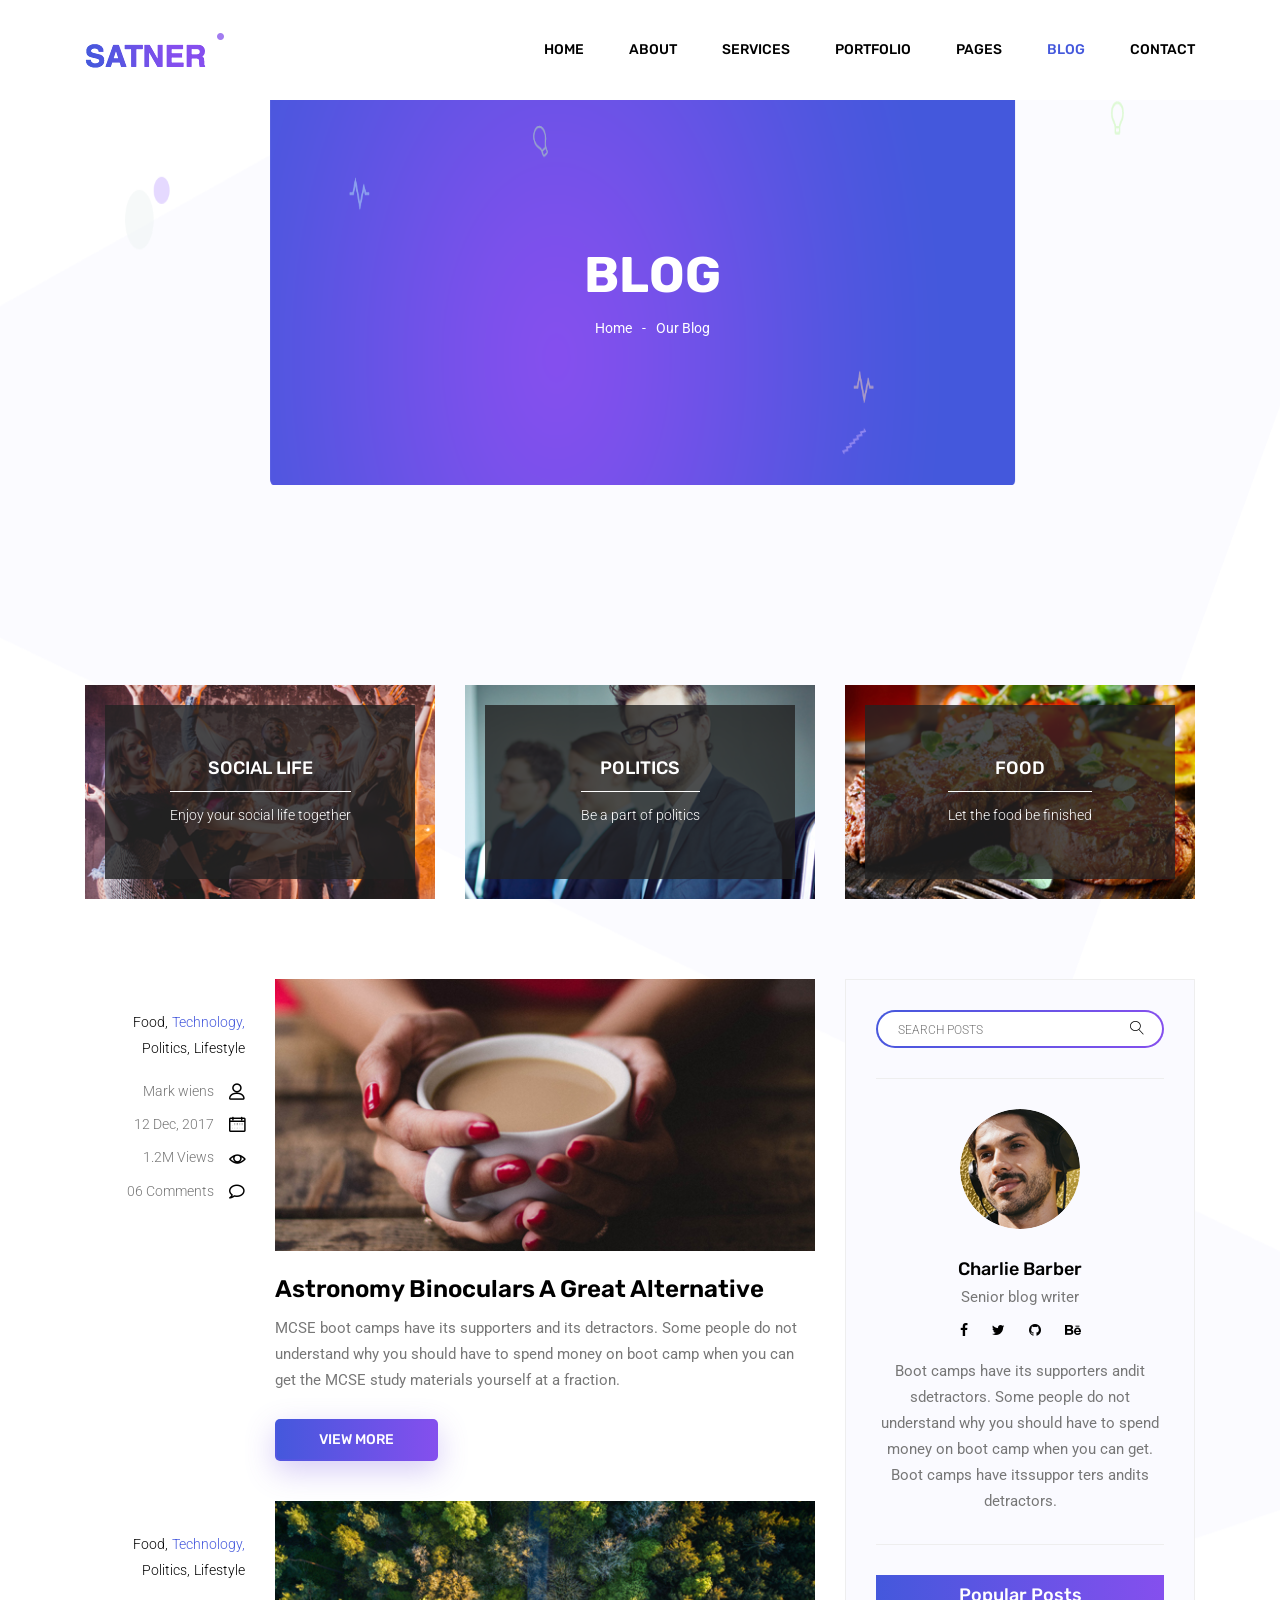
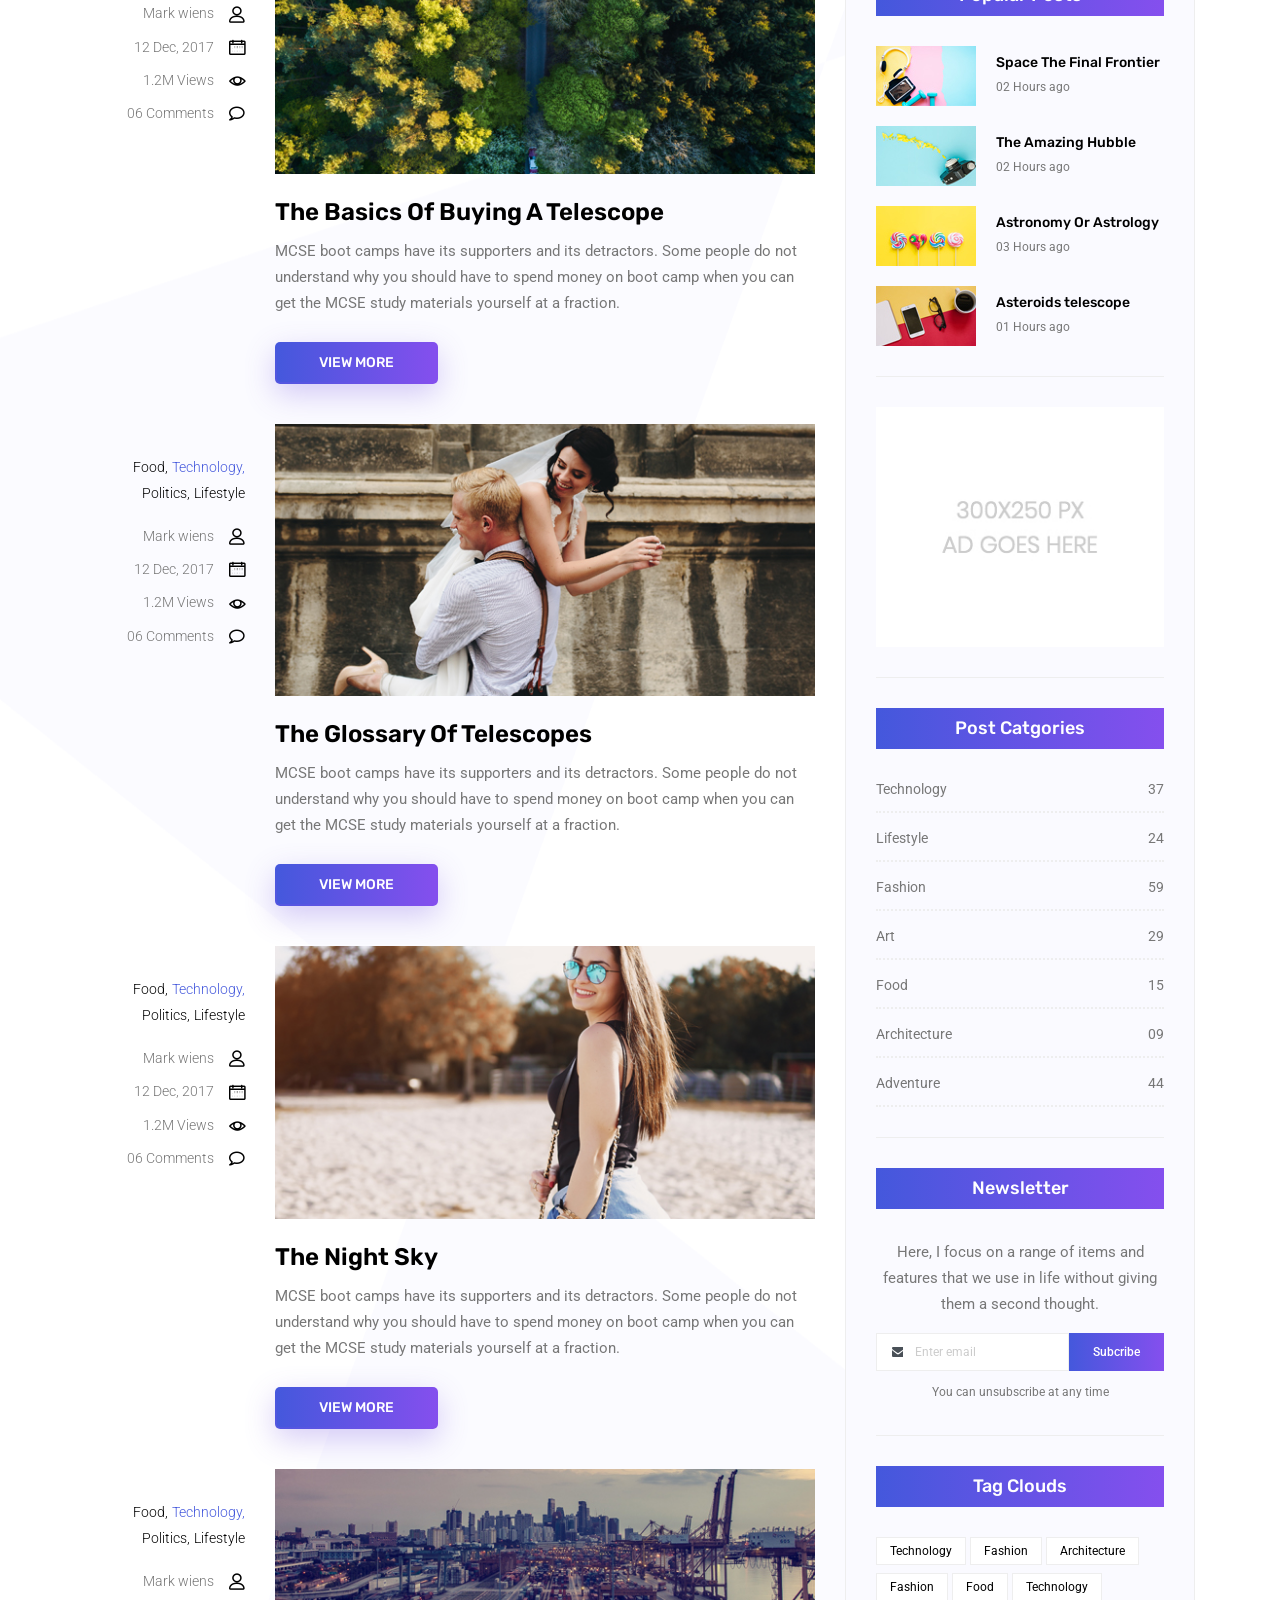
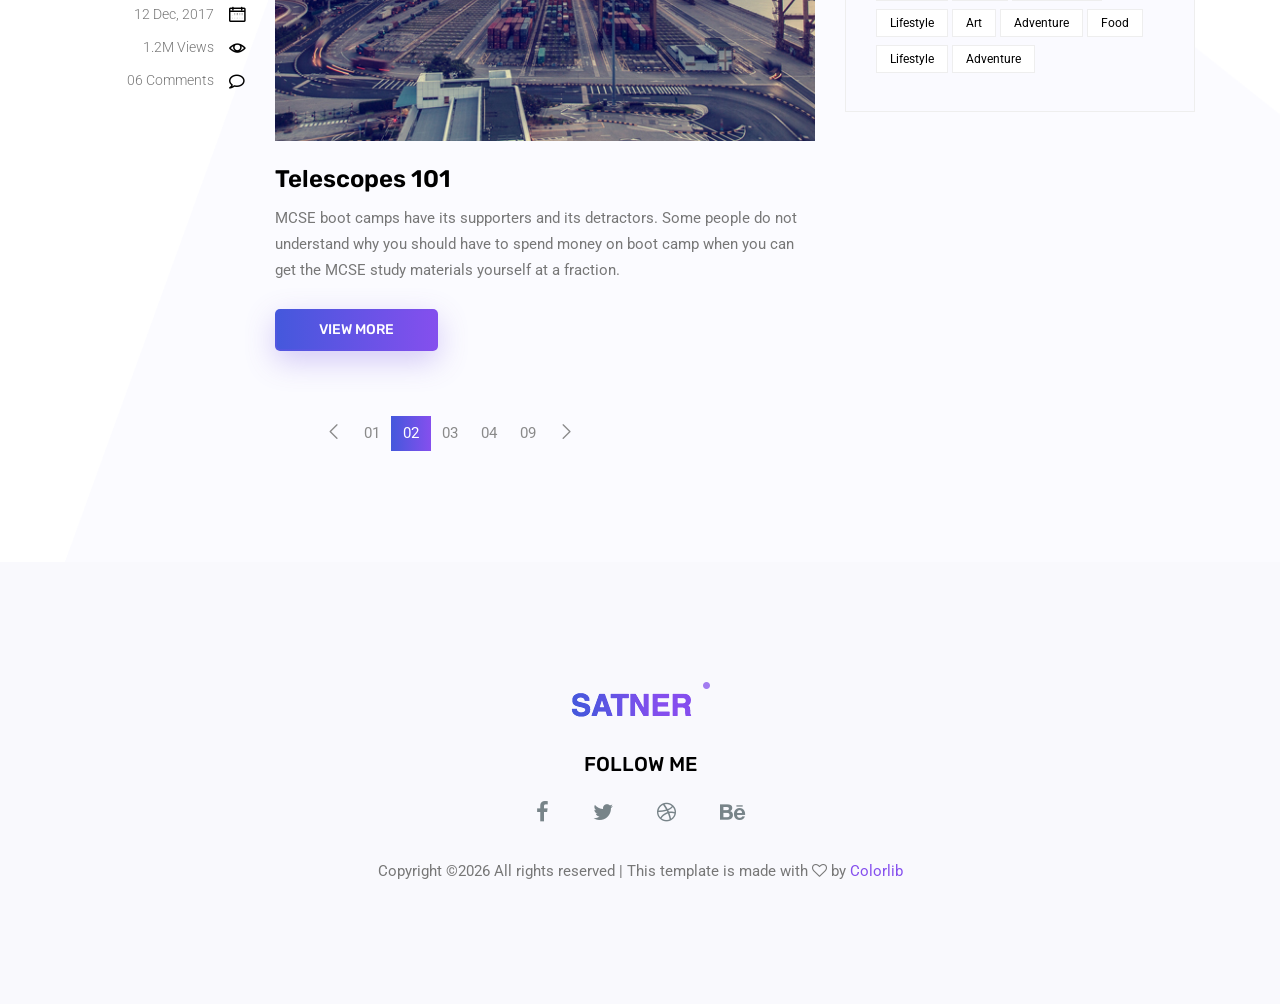
<file: blog.html>
<!doctype html>
<html lang="en">

<head>
	<!-- Required meta tags -->
	<meta charset="utf-8">
	<meta name="viewport" content="width=device-width, initial-scale=1, shrink-to-fit=no">
	<link rel="icon" href="img/favicon.png" type="image/png">
	<title>Blog</title>
	<!-- Bootstrap CSS -->
	<link rel="stylesheet" href="css/bootstrap.css">
	<link rel="stylesheet" href="vendors/linericon/style.css">
	<link rel="stylesheet" href="css/font-awesome.min.css">
	<link rel="stylesheet" href="vendors/owl-carousel/owl.carousel.min.css">
	<link rel="stylesheet" href="css/magnific-popup.css">
	<link rel="stylesheet" href="vendors/nice-select/css/nice-select.css">
	<!-- main css -->
	<link rel="stylesheet" href="css/style.css">
</head>

<body class="blog_version">

	<!--================ Start Header Area =================-->
	<header class="header_area">
		<div class="main_menu">
			<nav class="navbar navbar-expand-lg navbar-light">
				<div class="container">
					<!-- Brand and toggle get grouped for better mobile display -->
					<a class="navbar-brand logo_h" href="index.html"><img src="img/logo.png" alt=""></a>
					<button class="navbar-toggler" type="button" data-toggle="collapse" data-target="#navbarSupportedContent"
					 aria-controls="navbarSupportedContent" aria-expanded="false" aria-label="Toggle navigation">
						<span class="icon-bar"></span>
						<span class="icon-bar"></span>
						<span class="icon-bar"></span>
					</button>
					<!-- Collect the nav links, forms, and other content for toggling -->
					<div class="collapse navbar-collapse offset" id="navbarSupportedContent">
						<ul class="nav navbar-nav menu_nav justify-content-end">
							<li class="nav-item"><a class="nav-link" href="index.html">Home</a></li>
							<li class="nav-item"><a class="nav-link" href="about.html">About</a></li>
							<li class="nav-item"><a class="nav-link" href="services.html">Services</a></li>
							<li class="nav-item"><a class="nav-link" href="portfolio.html">Portfolio</a></li>
							<li class="nav-item submenu dropdown">
								<a href="#" class="nav-link dropdown-toggle" data-toggle="dropdown" role="button" aria-haspopup="true"
								 aria-expanded="false">Pages</a>
								<ul class="dropdown-menu">
                                    <li class="nav-item"><a class="nav-link" href="elements.html">Elements</a></li>
                                    <li class="nav-item"><a class="nav-link" href="portfolio-details.html">Portfolio Details</a></li>
								</ul>
							</li>
							<li class="nav-item submenu dropdown active">
								<a href="#" class="nav-link dropdown-toggle" data-toggle="dropdown" role="button" aria-haspopup="true"
								 aria-expanded="false">Blog</a>
								<ul class="dropdown-menu">
									<li class="nav-item"><a class="nav-link" href="blog.html">Blog</a></li>
									<li class="nav-item"><a class="nav-link" href="single-blog.html">Blog Details</a></li>
								</ul>
							</li>
							<li class="nav-item"><a class="nav-link" href="contact.html">Contact</a></li>
						</ul>
					</div>
				</div>
			</nav>
		</div>
	</header>
	<!--================ End Header Area =================-->

    <!--================ Start Banner Area =================-->
    <section class="banner_area">
        <div class="banner_inner d-flex align-items-center">
            <div class="container">
                <div class="banner_content text-center">
                    <h2>Blog</h2>
                    <div class="page_link">
                        <a href="index.html">Home</a>
                        <a href="blog.html">Our Blog</a>
                    </div>
                </div>
            </div>
        </div>
    </section>
    <!--================ End Banner Area =================-->
        
    <!--================Blog Categorie Area =================-->
    <section class="blog_categorie_area section_gap_top">
        <div class="container">
            <div class="row">
                <div class="col-lg-4">
                    <div class="categories_post">
                        <img src="img/blog/cat-post/cat-post-3.jpg" alt="post">
                        <div class="categories_details">
                            <div class="categories_text">
                                <a href="single-blog.html"><h5>Social Life</h5></a>
                                <div class="border_line"></div>
                                <p>Enjoy your social life together</p>
                            </div>
                        </div>
                    </div>
                </div>
                <div class="col-lg-4">
                    <div class="categories_post">
                        <img src="img/blog/cat-post/cat-post-2.jpg" alt="post">
                        <div class="categories_details">
                            <div class="categories_text">
                                <a href="single-blog.html"><h5>Politics</h5></a>
                                <div class="border_line"></div>
                                <p>Be a part of politics</p>
                            </div>
                        </div>
                    </div>
                </div>
                <div class="col-lg-4">
                    <div class="categories_post">
                        <img src="img/blog/cat-post/cat-post-1.jpg" alt="post">
                        <div class="categories_details">
                            <div class="categories_text">
                                <a href="single-blog.html"><h5>Food</h5></a>
                                <div class="border_line"></div>
                                <p>Let the food be finished</p>
                            </div>
                        </div>
                    </div>
                </div>
            </div>
        </div>
    </section>
    <!--================Blog Categorie Area =================-->
    
    <!--================Blog Area =================-->
    <section class="blog_area">
        <div class="container">
            <div class="row">
                <div class="col-lg-8">
                    <div class="blog_left_sidebar">
                        <article class="row blog_item">
                            <div class="col-md-3">
                                <div class="blog_info text-right">
                                    <div class="post_tag">
                                        <a href="#">Food,</a>
                                        <a class="active" href="#">Technology,</a>
                                        <a href="#">Politics,</a>
                                        <a href="#">Lifestyle</a>
                                    </div>
                                    <ul class="blog_meta list">
                                        <li><a href="#">Mark wiens<i class="lnr lnr-user"></i></a></li>
                                        <li><a href="#">12 Dec, 2017<i class="lnr lnr-calendar-full"></i></a></li>
                                        <li><a href="#">1.2M Views<i class="lnr lnr-eye"></i></a></li>
                                        <li><a href="#">06 Comments<i class="lnr lnr-bubble"></i></a></li>
                                    </ul>
                                </div>
                            </div>
                            <div class="col-md-9">
                                <div class="blog_post">
                                    <img src="img/blog/main-blog/m-blog-1.jpg" alt="">
                                    <div class="blog_details">
                                        <a href="single-blog.html"><h2>Astronomy Binoculars A Great Alternative</h2></a>
                                        <p>MCSE boot camps have its supporters and its detractors. Some people do not understand why you should have to spend money on boot camp when you can get the MCSE study materials yourself at a fraction.</p>
                                        <a href="single-blog.html" class="primary_btn"><span>View More</span></a>
                                    </div>
                                </div>
                            </div>
                        </article>
                        <article class="row blog_item">
                            <div class="col-md-3">
                                <div class="blog_info text-right">
                                    <div class="post_tag">
                                        <a href="#">Food,</a>
                                        <a class="active" href="#">Technology,</a>
                                        <a href="#">Politics,</a>
                                        <a href="#">Lifestyle</a>
                                    </div>
                                    <ul class="blog_meta list">
                                        <li><a href="#">Mark wiens<i class="lnr lnr-user"></i></a></li>
                                        <li><a href="#">12 Dec, 2017<i class="lnr lnr-calendar-full"></i></a></li>
                                        <li><a href="#">1.2M Views<i class="lnr lnr-eye"></i></a></li>
                                        <li><a href="#">06 Comments<i class="lnr lnr-bubble"></i></a></li>
                                    </ul>
                                </div>
                            </div>
                            <div class="col-md-9">
                                <div class="blog_post">
                                    <img src="img/blog/main-blog/m-blog-2.jpg" alt="">
                                    <div class="blog_details">
                                        <a href="single-blog.html"><h2>The Basics Of Buying A Telescope</h2></a>
                                        <p>MCSE boot camps have its supporters and its detractors. Some people do not understand why you should have to spend money on boot camp when you can get the MCSE study materials yourself at a fraction.</p>
                                        <a href="single-blog.html" class="primary_btn"><span>View More</span></a>
                                    </div>
                                </div>
                            </div>
                        </article>
                        <article class="row blog_item">
                            <div class="col-md-3">
                                <div class="blog_info text-right">
                                    <div class="post_tag">
                                        <a href="#">Food,</a>
                                        <a class="active" href="#">Technology,</a>
                                        <a href="#">Politics,</a>
                                        <a href="#">Lifestyle</a>
                                    </div>
                                    <ul class="blog_meta list">
                                        <li><a href="#">Mark wiens<i class="lnr lnr-user"></i></a></li>
                                        <li><a href="#">12 Dec, 2017<i class="lnr lnr-calendar-full"></i></a></li>
                                        <li><a href="#">1.2M Views<i class="lnr lnr-eye"></i></a></li>
                                        <li><a href="#">06 Comments<i class="lnr lnr-bubble"></i></a></li>
                                    </ul>
                                </div>
                            </div>
                            <div class="col-md-9">
                                <div class="blog_post">
                                    <img src="img/blog/main-blog/m-blog-3.jpg" alt="">
                                    <div class="blog_details">
                                        <a href="single-blog.html"><h2>The Glossary Of Telescopes</h2></a>
                                        <p>MCSE boot camps have its supporters and its detractors. Some people do not understand why you should have to spend money on boot camp when you can get the MCSE study materials yourself at a fraction.</p>
                                        <a href="single-blog.html" class="primary_btn"><span>View More</span></a>
                                    </div>
                                </div>
                            </div>
                        </article>
                        <article class="row blog_item">
                            <div class="col-md-3">
                                <div class="blog_info text-right">
                                    <div class="post_tag">
                                        <a href="#">Food,</a>
                                        <a class="active" href="#">Technology,</a>
                                        <a href="#">Politics,</a>
                                        <a href="#">Lifestyle</a>
                                    </div>
                                    <ul class="blog_meta list">
                                        <li><a href="#">Mark wiens<i class="lnr lnr-user"></i></a></li>
                                        <li><a href="#">12 Dec, 2017<i class="lnr lnr-calendar-full"></i></a></li>
                                        <li><a href="#">1.2M Views<i class="lnr lnr-eye"></i></a></li>
                                        <li><a href="#">06 Comments<i class="lnr lnr-bubble"></i></a></li>
                                    </ul>
                                </div>
                            </div>
                            <div class="col-md-9">
                                <div class="blog_post">
                                    <img src="img/blog/main-blog/m-blog-4.jpg" alt="">
                                    <div class="blog_details">
                                        <a href="single-blog.html"><h2>The Night Sky</h2></a>
                                        <p>MCSE boot camps have its supporters and its detractors. Some people do not understand why you should have to spend money on boot camp when you can get the MCSE study materials yourself at a fraction.</p>
                                        <a href="single-blog.html" class="primary_btn"><span>View More</span></a>
                                    </div>
                                </div>
                            </div>
                        </article>
                        <article class="row blog_item">
                            <div class="col-md-3">
                                <div class="blog_info text-right">
                                    <div class="post_tag">
                                        <a href="#">Food,</a>
                                        <a class="active" href="#">Technology,</a>
                                        <a href="#">Politics,</a>
                                        <a href="#">Lifestyle</a>
                                    </div>
                                    <ul class="blog_meta list">
                                        <li><a href="#">Mark wiens<i class="lnr lnr-user"></i></a></li>
                                        <li><a href="#">12 Dec, 2017<i class="lnr lnr-calendar-full"></i></a></li>
                                        <li><a href="#">1.2M Views<i class="lnr lnr-eye"></i></a></li>
                                        <li><a href="#">06 Comments<i class="lnr lnr-bubble"></i></a></li>
                                    </ul>
                                </div>
                            </div>
                            <div class="col-md-9">
                                <div class="blog_post">
                                    <img src="img/blog/main-blog/m-blog-5.jpg" alt="">
                                    <div class="blog_details">
                                        <a href="single-blog.html"><h2>Telescopes 101</h2></a>
                                        <p>MCSE boot camps have its supporters and its detractors. Some people do not understand why you should have to spend money on boot camp when you can get the MCSE study materials yourself at a fraction.</p>
                                        <a href="single-blog.html" class="primary_btn"><span>View More</span></a>
                                    </div>
                                </div>
                            </div>
                        </article>
                        <nav class="blog-pagination justify-content-center d-flex">
                            <ul class="pagination">
                                <li class="page-item">
                                    <a href="#" class="page-link" aria-label="Previous">
                                        <span aria-hidden="true">
                                            <span class="lnr lnr-chevron-left"></span>
                                        </span>
                                    </a>
                                </li>
                                <li class="page-item"><a href="#" class="page-link">01</a></li>
                                <li class="page-item active"><a href="#" class="page-link">02</a></li>
                                <li class="page-item"><a href="#" class="page-link">03</a></li>
                                <li class="page-item"><a href="#" class="page-link">04</a></li>
                                <li class="page-item"><a href="#" class="page-link">09</a></li>
                                <li class="page-item">
                                    <a href="#" class="page-link" aria-label="Next">
                                        <span aria-hidden="true">
                                            <span class="lnr lnr-chevron-right"></span>
                                        </span>
                                    </a>
                                </li>
                            </ul>
                        </nav>
                    </div>
                </div>
                <div class="col-lg-4">
                    <div class="blog_right_sidebar">
                        <aside class="single_sidebar_widget search_widget">
                            <div class="input-group">
                                <input type="text" class="form-control" placeholder="Search Posts">
                                <span class="input-group-btn">
                                    <button class="btn btn-default" type="button"><i class="lnr lnr-magnifier"></i></button>
                                </span>
                            </div><!-- /input-group -->
                            <div class="br"></div>
                        </aside>
                        <aside class="single_sidebar_widget author_widget">
                            <img class="author_img rounded-circle" src="img/blog/author.png" alt="">
                            <h4>Charlie Barber</h4>
                            <p>Senior blog writer</p>
                            <div class="social_icon">
                                <a href="#"><i class="fa fa-facebook"></i></a>
                                <a href="#"><i class="fa fa-twitter"></i></a>
                                <a href="#"><i class="fa fa-github"></i></a>
                                <a href="#"><i class="fa fa-behance"></i></a>
                            </div>
                            <p>Boot camps have its supporters andit sdetractors. Some people do not understand why you should have to spend money on boot camp when you can get. Boot camps have itssuppor ters andits detractors.</p>
                            <div class="br"></div>
                        </aside>
                        <aside class="single_sidebar_widget popular_post_widget">
                            <h3 class="widget_title">Popular Posts</h3>
                            <div class="media post_item">
                                <img src="img/blog/popular-post/post1.jpg" alt="post">
                                <div class="media-body">
                                    <a href="single-blog.html"><h3>Space The Final Frontier</h3></a>
                                    <p>02 Hours ago</p>
                                </div>
                            </div>
                            <div class="media post_item">
                                <img src="img/blog/popular-post/post2.jpg" alt="post">
                                <div class="media-body">
                                    <a href="single-blog.html"><h3>The Amazing Hubble</h3></a>
                                    <p>02 Hours ago</p>
                                </div>
                            </div>
                            <div class="media post_item">
                                <img src="img/blog/popular-post/post3.jpg" alt="post">
                                <div class="media-body">
                                    <a href="single-blog.html"><h3>Astronomy Or Astrology</h3></a>
                                    <p>03 Hours ago</p>
                                </div>
                            </div>
                            <div class="media post_item">
                                <img src="img/blog/popular-post/post4.jpg" alt="post">
                                <div class="media-body">
                                    <a href="single-blog.html"><h3>Asteroids telescope</h3></a>
                                    <p>01 Hours ago</p>
                                </div>
                            </div>
                            <div class="br"></div>
                        </aside>
                        <aside class="single_sidebar_widget ads_widget">
                            <a href="#"><img class="img-fluid" src="img/blog/add.jpg" alt=""></a>
                            <div class="br"></div>
                        </aside>
                        <aside class="single_sidebar_widget post_category_widget">
                            <h4 class="widget_title">Post Catgories</h4>
                            <ul class="list cat-list">
                                <li>
                                    <a href="#" class="d-flex justify-content-between">
                                        <p>Technology</p>
                                        <p>37</p>
                                    </a>
                                </li>
                                <li>
                                    <a href="#" class="d-flex justify-content-between">
                                        <p>Lifestyle</p>
                                        <p>24</p>
                                    </a>
                                </li>
                                <li>
                                    <a href="#" class="d-flex justify-content-between">
                                        <p>Fashion</p>
                                        <p>59</p>
                                    </a>
                                </li>
                                <li>
                                    <a href="#" class="d-flex justify-content-between">
                                        <p>Art</p>
                                        <p>29</p>
                                    </a>
                                </li>
                                <li>
                                    <a href="#" class="d-flex justify-content-between">
                                        <p>Food</p>
                                        <p>15</p>
                                    </a>
                                </li>
                                <li>
                                    <a href="#" class="d-flex justify-content-between">
                                        <p>Architecture</p>
                                        <p>09</p>
                                    </a>
                                </li>
                                <li>
                                    <a href="#" class="d-flex justify-content-between">
                                        <p>Adventure</p>
                                        <p>44</p>
                                    </a>
                                </li>															
                            </ul>
                            <div class="br"></div>
                        </aside>
                        <aside class="single-sidebar-widget newsletter_widget">
                            <h4 class="widget_title">Newsletter</h4>
                            <p>
                            Here, I focus on a range of items and features that we use in life without
                            giving them a second thought.
                            </p>
                            <div class="form-group d-flex flex-row">
                                <div class="input-group">
                                    <div class="input-group-prepend">
                                        <div class="input-group-text"><i class="fa fa-envelope" aria-hidden="true"></i></div>
                                    </div>
                                    <input type="text" class="form-control" id="inlineFormInputGroup" placeholder="Enter email" onfocus="this.placeholder = ''" onblur="this.placeholder = 'Enter email'">
                                </div>
                                <a href="#" class="bbtns">Subcribe</a>
                            </div>	
                            <p class="text-bottom">You can unsubscribe at any time</p>	
                            <div class="br"></div>							
                        </aside>
                        <aside class="single-sidebar-widget tag_cloud_widget">
                            <h4 class="widget_title">Tag Clouds</h4>
                            <ul class="list">
                                <li><a href="#">Technology</a></li>
                                <li><a href="#">Fashion</a></li>
                                <li><a href="#">Architecture</a></li>
                                <li><a href="#">Fashion</a></li>
                                <li><a href="#">Food</a></li>
                                <li><a href="#">Technology</a></li>
                                <li><a href="#">Lifestyle</a></li>
                                <li><a href="#">Art</a></li>
                                <li><a href="#">Adventure</a></li>
                                <li><a href="#">Food</a></li>
                                <li><a href="#">Lifestyle</a></li>
                                <li><a href="#">Adventure</a></li>
                            </ul>
                        </aside>
                    </div>
                </div>
            </div>
        </div>
    </section>
    <!--================Blog Area =================-->
    
    <!--================Footer Area =================-->
	<footer class="footer_area">
        <div class="container">
            <div class="row justify-content-center">
                <div class="col-lg-12">
                    <div class="footer_top flex-column">
                        <div class="footer_logo">
                            <a href="#">
                                <img src="img/logo.png" alt="">
                            </a>
                            <h4>Follow Me</h4>
                        </div>
                        <div class="footer_social">
                            <a href="#"><i class="fa fa-facebook"></i></a>
                            <a href="#"><i class="fa fa-twitter"></i></a>
                            <a href="#"><i class="fa fa-dribbble"></i></a>
                            <a href="#"><i class="fa fa-behance"></i></a>
                        </div>
                    </div>
                </div>
            </div>
            <div class="row footer_bottom justify-content-center">
                <p class="col-lg-8 col-sm-12 footer-text">
                    <!-- Link back to Colorlib can't be removed. Template is licensed under CC BY 3.0. -->
Copyright &copy;<script>document.write(new Date().getFullYear());</script> All rights reserved | This template is made with <i class="fa fa-heart-o" aria-hidden="true"></i> by <a href="https://colorlib.com" target="_blank">Colorlib</a>
<!-- Link back to Colorlib can't be removed. Template is licensed under CC BY 3.0. --></p>
            </div>
        </div>
    </footer>
    <!--================End Footer Area =================-->
   
    <!-- Optional JavaScript -->
    <!-- jQuery first, then Popper.js, then Bootstrap JS -->
    <script src="js/jquery-3.2.1.min.js"></script>
    <script src="js/popper.js"></script>
    <script src="js/bootstrap.min.js"></script>
    <script src="js/stellar.js"></script>
    <script src="vendors/lightbox/simpleLightbox.min.js"></script>
    <script src="vendors/nice-select/js/jquery.nice-select.min.js"></script>
    <script src="vendors/isotope/imagesloaded.pkgd.min.js"></script>
    <script src="vendors/isotope/isotope-min.js"></script>
    <script src="vendors/owl-carousel/owl.carousel.min.js"></script>
    <script src="js/jquery.ajaxchimp.min.js"></script>
    <script src="js/mail-script.js"></script>
    <script src="js/theme.js"></script>
</body>
</html>
</file>
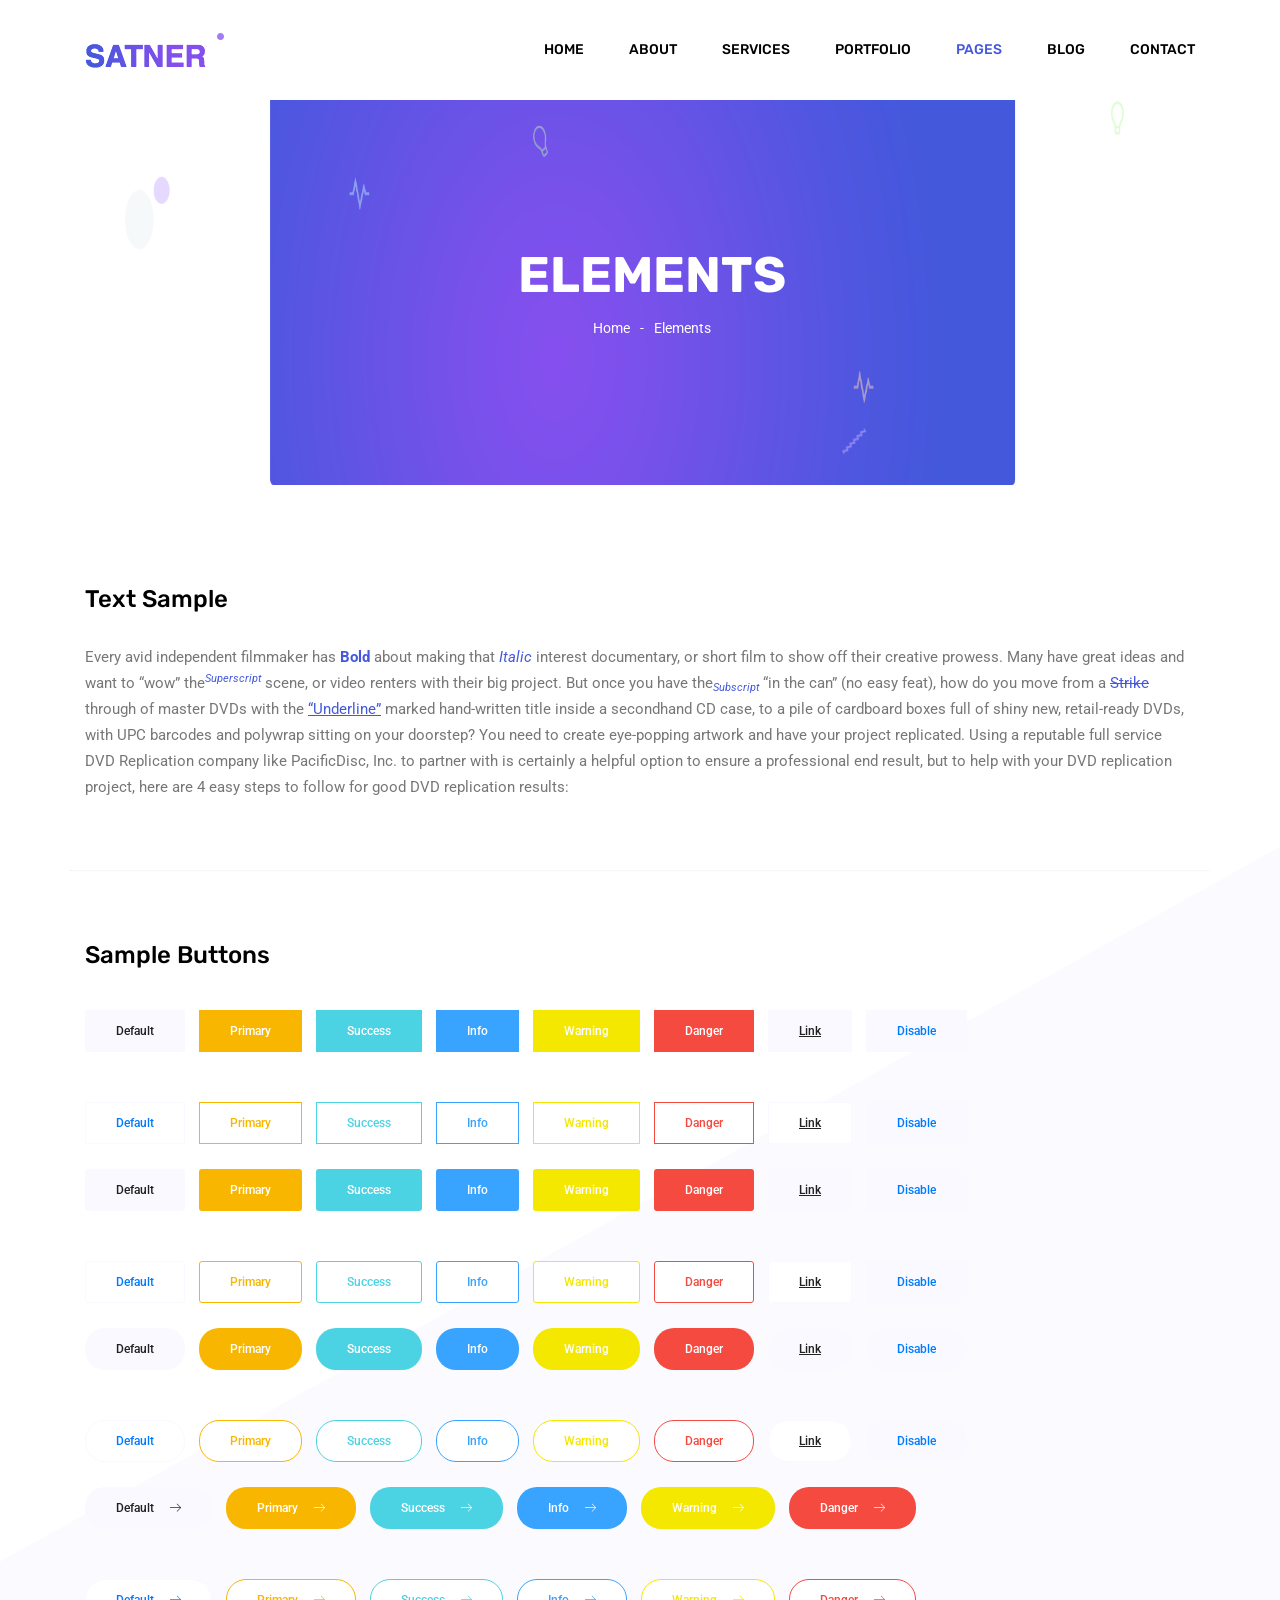
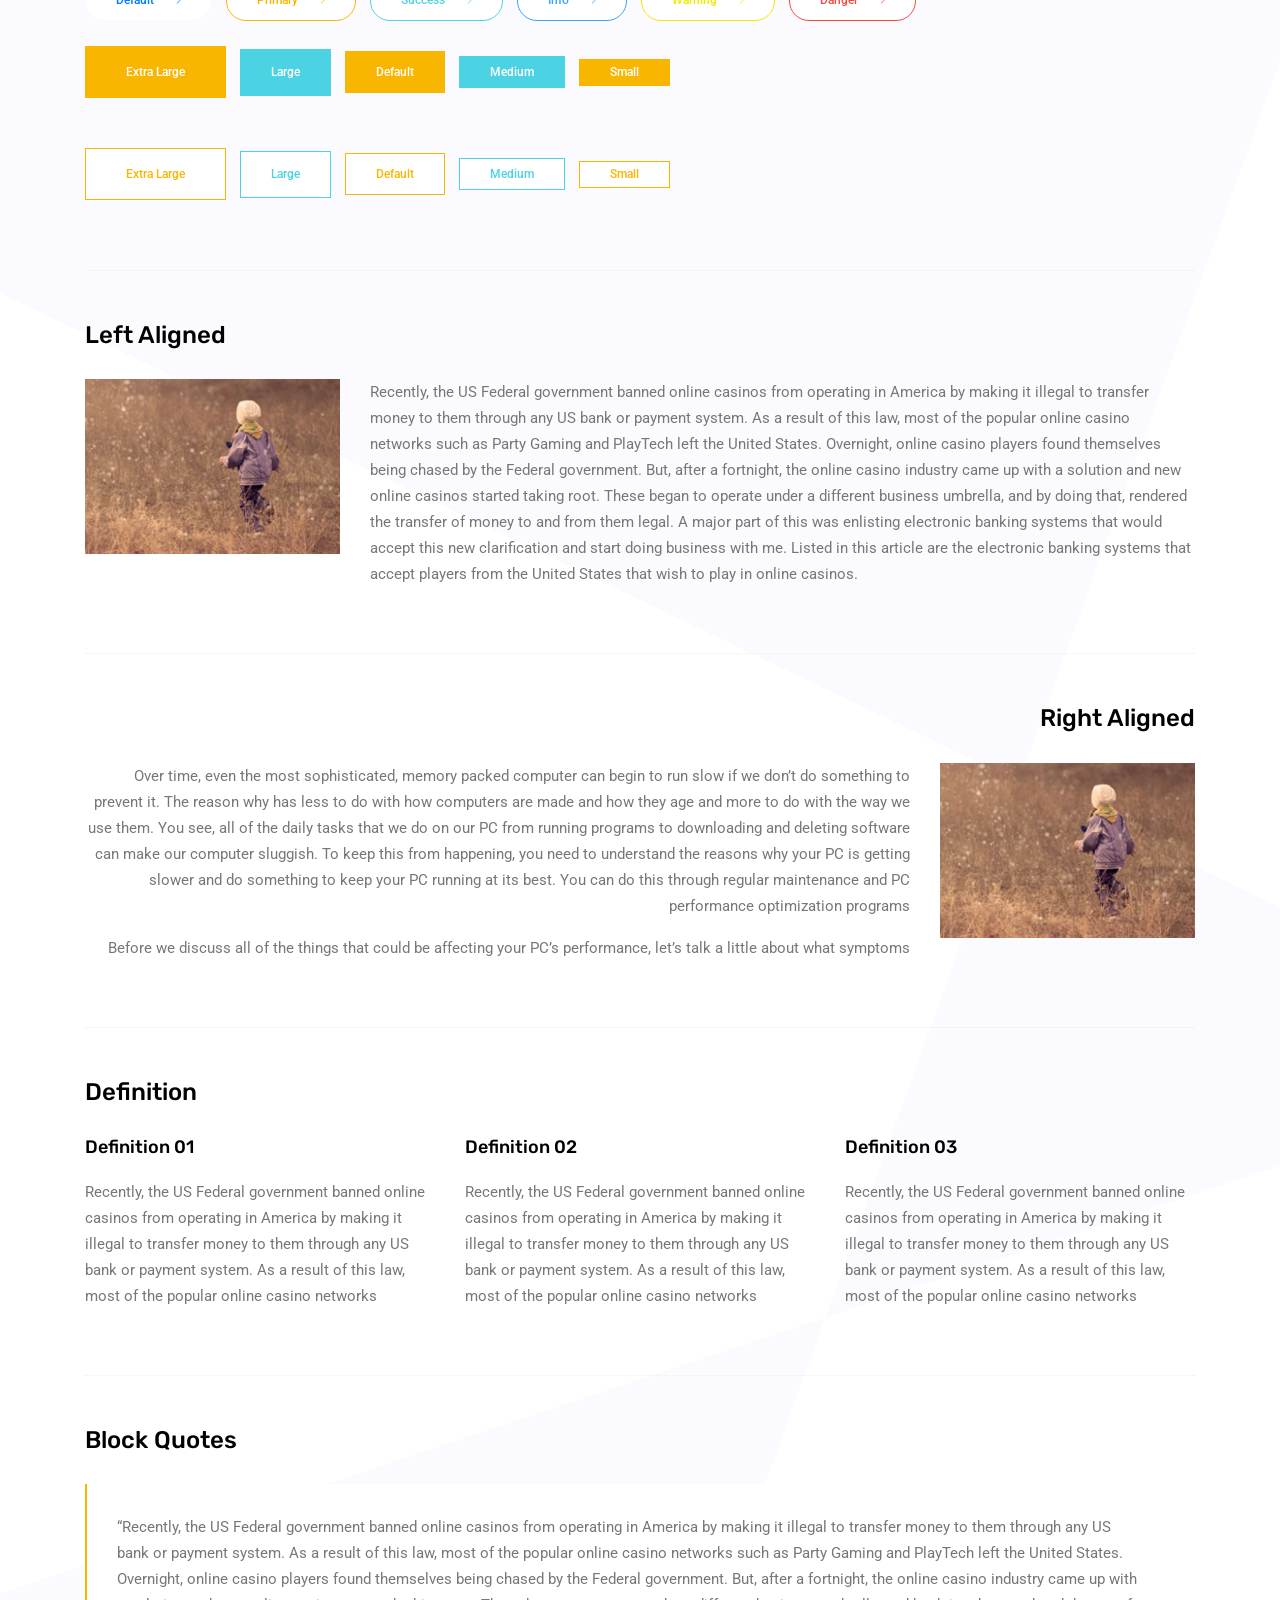
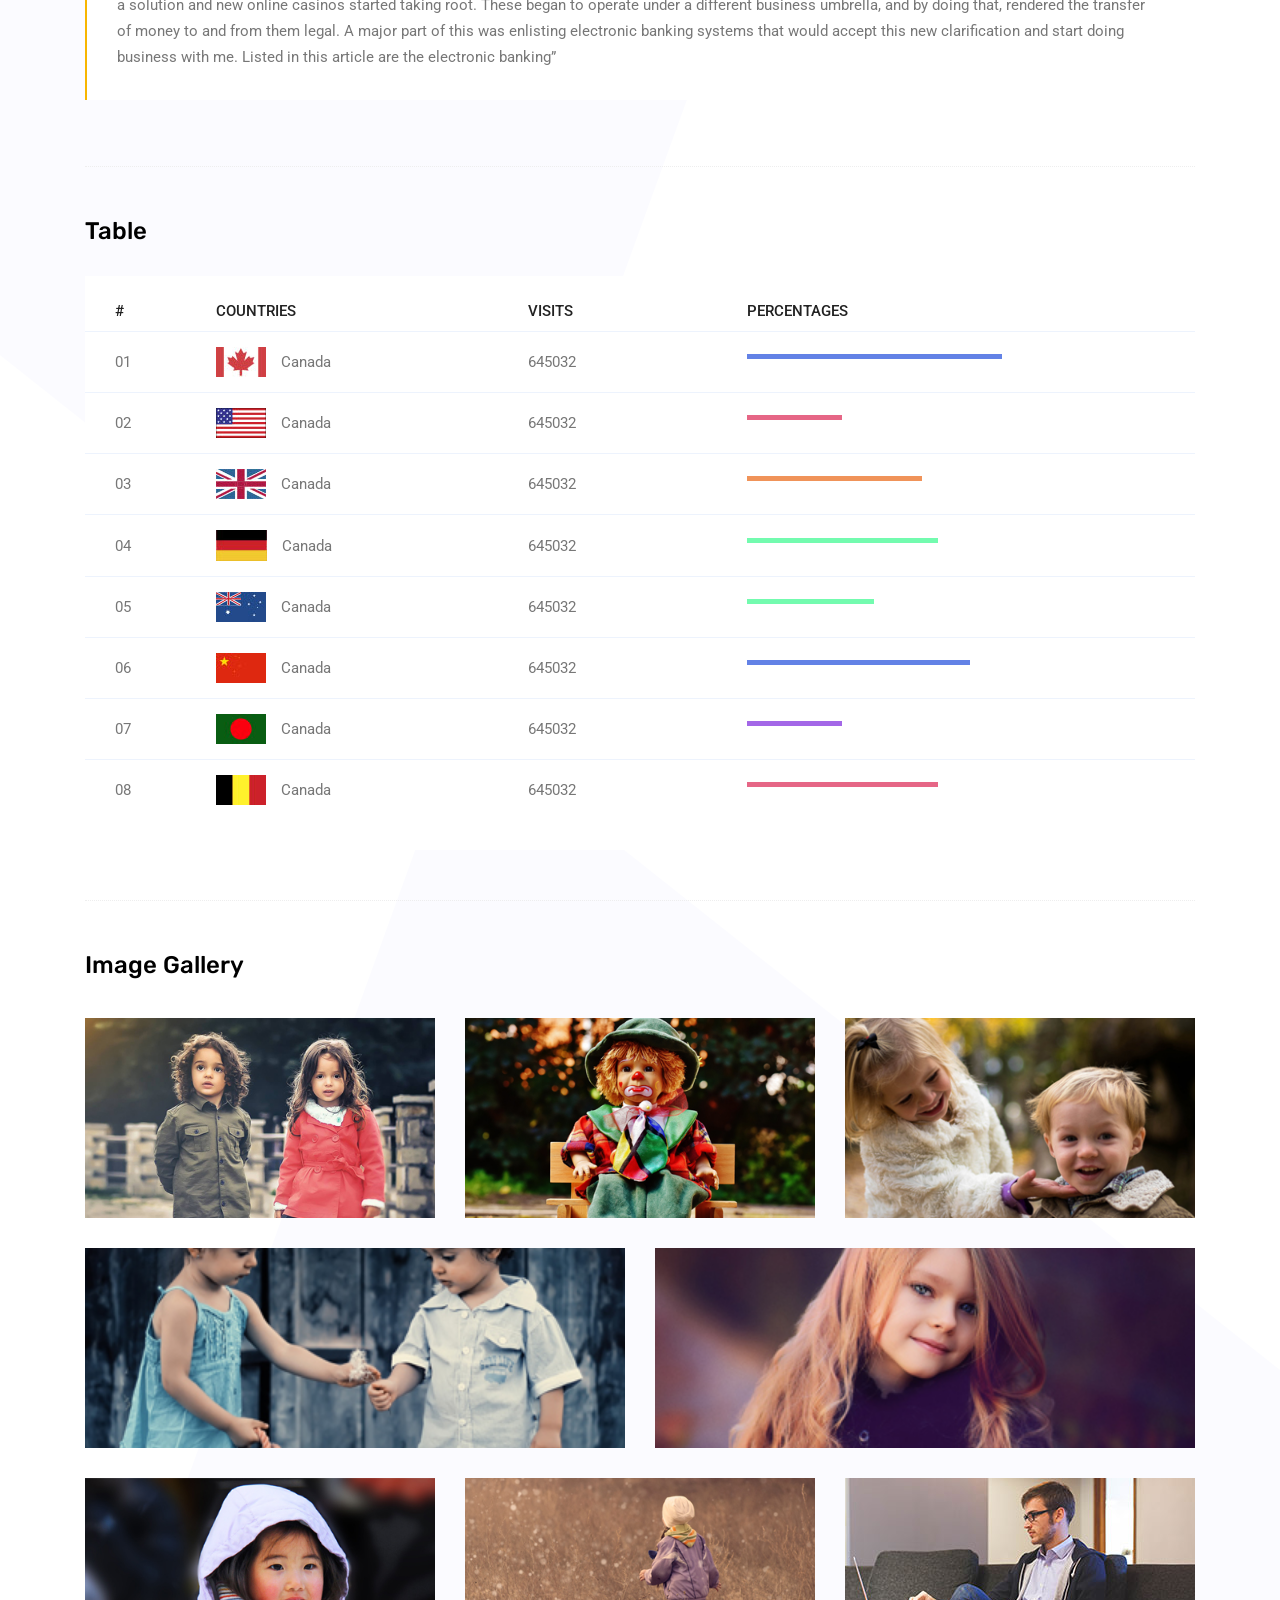
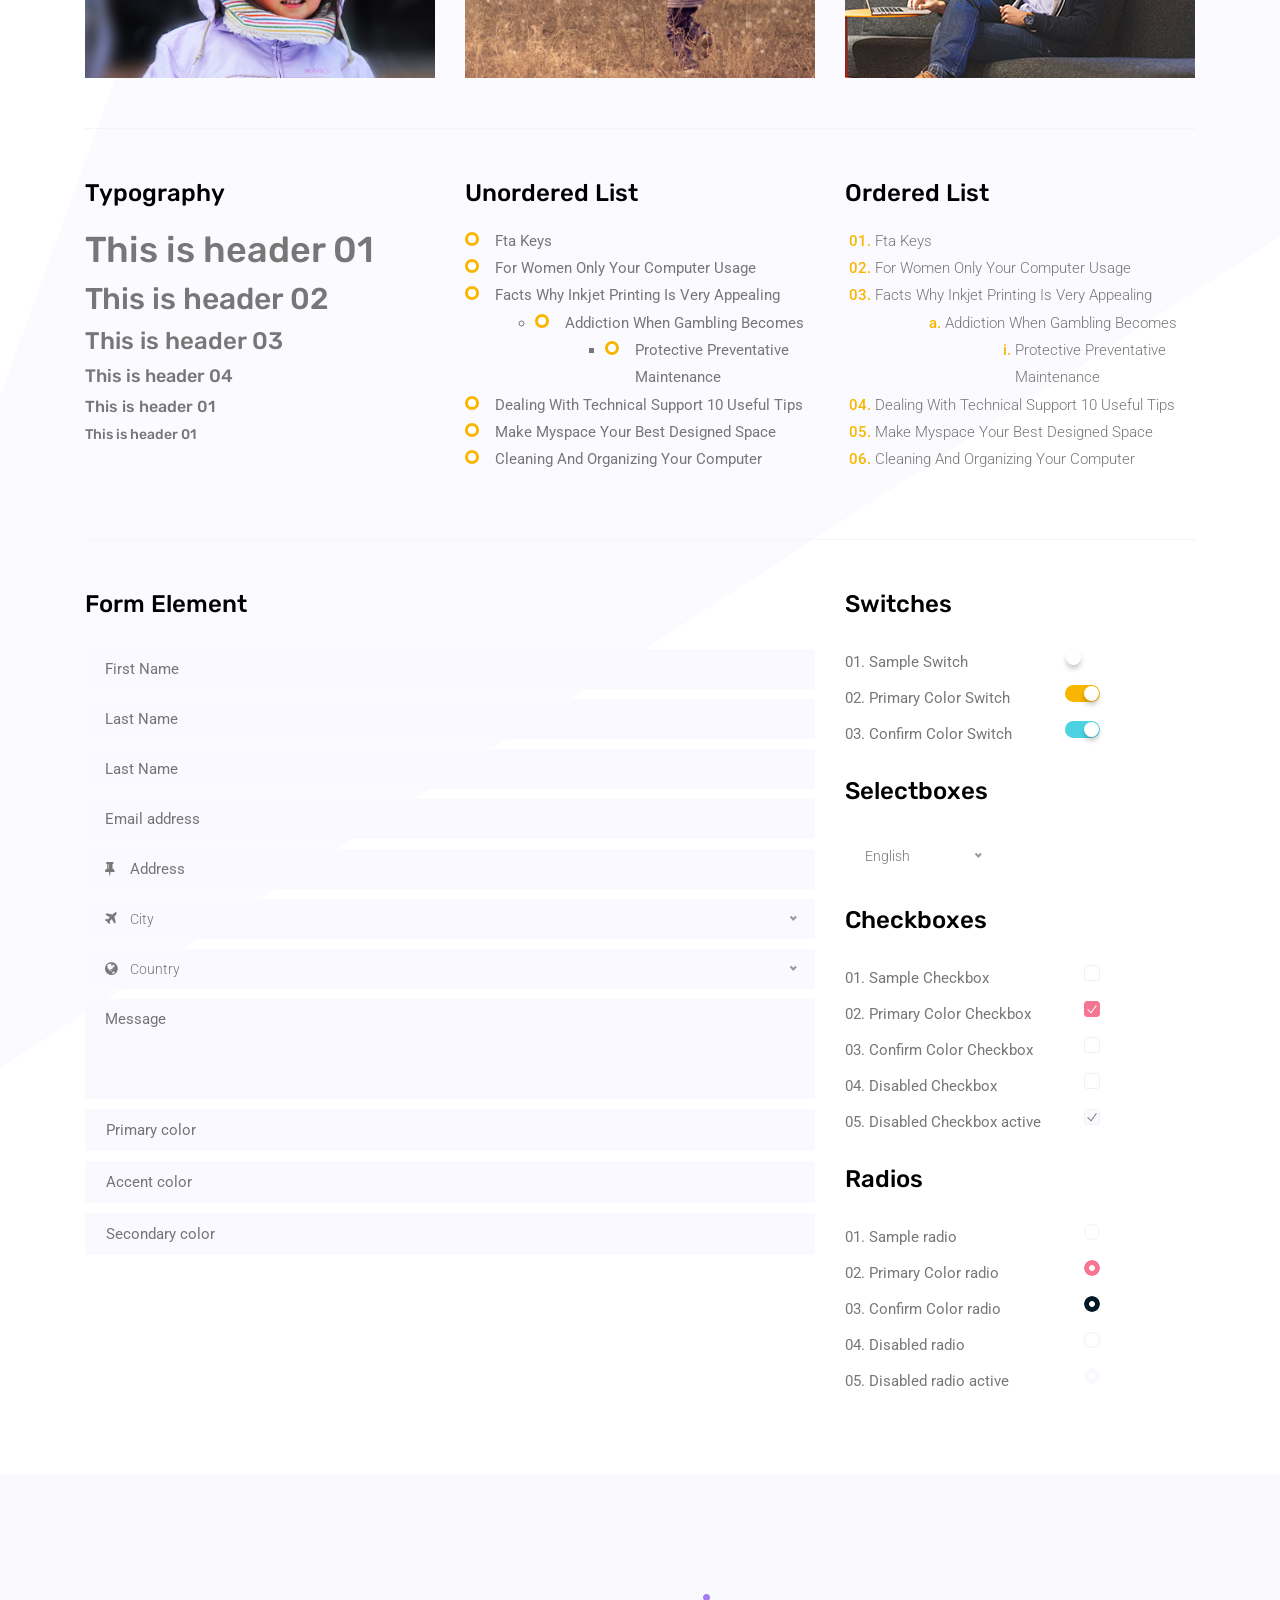
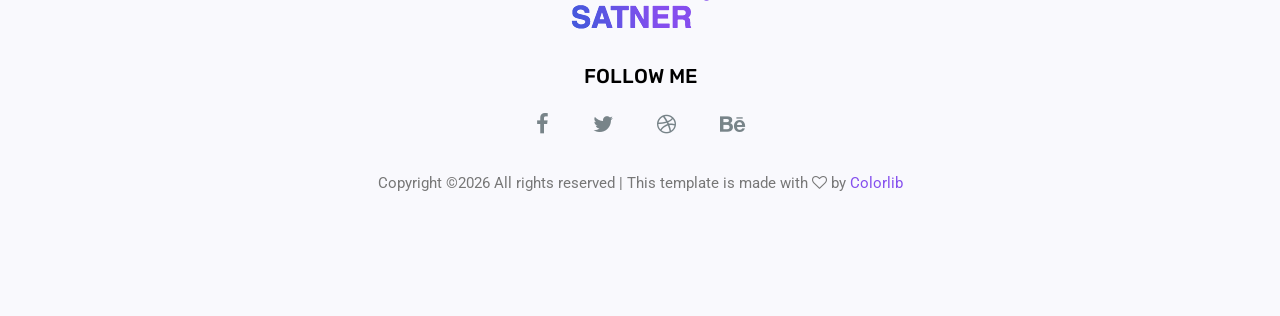
<file: elements.html>
<!doctype html>
<html lang="en">

<head>
	<!-- Required meta tags -->
	<meta charset="utf-8">
	<meta name="viewport" content="width=device-width, initial-scale=1, shrink-to-fit=no">
	<link rel="icon" href="img/favicon.png" type="image/png">
	<title>Elements</title>
	<!-- Bootstrap CSS -->
	<link rel="stylesheet" href="css/bootstrap.css">
	<link rel="stylesheet" href="vendors/linericon/style.css">
	<link rel="stylesheet" href="css/font-awesome.min.css">
	<link rel="stylesheet" href="vendors/owl-carousel/owl.carousel.min.css">
	<link rel="stylesheet" href="css/magnific-popup.css">
	<link rel="stylesheet" href="vendors/nice-select/css/nice-select.css">
	<!-- main css -->
	<link rel="stylesheet" href="css/style.css">
</head>

<body class="blog_version">

	<!--================ Start Header Area =================-->
	<header class="header_area">
		<div class="main_menu">
			<nav class="navbar navbar-expand-lg navbar-light">
				<div class="container">
					<!-- Brand and toggle get grouped for better mobile display -->
					<a class="navbar-brand logo_h" href="index.html"><img src="img/logo.png" alt=""></a>
					<button class="navbar-toggler" type="button" data-toggle="collapse" data-target="#navbarSupportedContent"
					 aria-controls="navbarSupportedContent" aria-expanded="false" aria-label="Toggle navigation">
						<span class="icon-bar"></span>
						<span class="icon-bar"></span>
						<span class="icon-bar"></span>
					</button>
					<!-- Collect the nav links, forms, and other content for toggling -->
					<div class="collapse navbar-collapse offset" id="navbarSupportedContent">
						<ul class="nav navbar-nav menu_nav justify-content-end">
							<li class="nav-item"><a class="nav-link" href="index.html">Home</a></li>
							<li class="nav-item"><a class="nav-link" href="about.html">About</a></li>
							<li class="nav-item"><a class="nav-link" href="services.html">Services</a></li>
							<li class="nav-item"><a class="nav-link" href="portfolio.html">Portfolio</a></li>
							<li class="nav-item submenu dropdown active">
								<a href="#" class="nav-link dropdown-toggle" data-toggle="dropdown" role="button" aria-haspopup="true"
								 aria-expanded="false">Pages</a>
								<ul class="dropdown-menu">
                                    <li class="nav-item"><a class="nav-link" href="elements.html">Elements</a></li>
                                    <li class="nav-item"><a class="nav-link" href="portfolio-details.html">Portfolio Details</a></li>
								</ul>
							</li>
							<li class="nav-item submenu dropdown">
								<a href="#" class="nav-link dropdown-toggle" data-toggle="dropdown" role="button" aria-haspopup="true"
								 aria-expanded="false">Blog</a>
								<ul class="dropdown-menu">
									<li class="nav-item"><a class="nav-link" href="blog.html">Blog</a></li>
									<li class="nav-item"><a class="nav-link" href="single-blog.html">Blog Details</a></li>
								</ul>
							</li>
							<li class="nav-item"><a class="nav-link" href="contact.html">Contact</a></li>
						</ul>
					</div>
				</div>
			</nav>
		</div>
	</header>
	<!--================ End Header Area =================-->

    <!--================ Start Banner Area =================-->
    <section class="banner_area">
        <div class="banner_inner d-flex align-items-center">
            <div class="container">
                <div class="banner_content text-center">
                    <h2>Elements</h2>
                    <div class="page_link">
                        <a href="index.html">Home</a>
                        <a href="elements.html">Elements</a>
                    </div>
                </div>
            </div>
        </div>
    </section>
    <!--================ End Banner Area =================-->
        
	<!-- Start Sample Area -->
	<section class="sample-text-area">
		<div class="container">
			<h3 class="text-heading title_color">Text Sample</h3>
			<p class="sample-text">
				Every avid independent filmmaker has <b>Bold</b> about making that <i>Italic</i> interest documentary, or short film to show off their creative prowess. Many have great ideas and want to “wow” the<sup>Superscript</sup> scene, or video renters with their big project.  But once you have the<sub>Subscript</sub> “in the can” (no easy feat), how do you move from a <del>Strike</del> through of master DVDs with the <u>“Underline”</u> marked hand-written title inside a secondhand CD case, to a pile of cardboard boxes full of shiny new, retail-ready DVDs, with UPC barcodes and polywrap sitting on your doorstep?  You need to create eye-popping artwork and have your project replicated. Using a reputable full service DVD Replication company like PacificDisc, Inc. to partner with is certainly a helpful option to ensure a professional end result, but to help with your DVD replication project, here are 4 easy steps to follow for good DVD replication results: 

			</p>
		</div>
	</section>
	<!-- End Sample Area -->

	<!-- Start Button -->
	<section class="button-area">
		<div class="container border-top-generic">
			<h3 class="text-heading title_color">Sample Buttons</h3>
			<div class="button-group-area">
				<a href="#" class="genric-btn default">Default</a>
				<a href="#" class="genric-btn primary">Primary</a>
				<a href="#" class="genric-btn success">Success</a>
				<a href="#" class="genric-btn info">Info</a>
				<a href="#" class="genric-btn warning">Warning</a>
				<a href="#" class="genric-btn danger">Danger</a>
				<a href="#" class="genric-btn link">Link</a>
				<a href="#" class="genric-btn disable">Disable</a>
			</div>
			<div class="button-group-area mt-10">
				<a href="#" class="genric-btn default-border">Default</a>
				<a href="#" class="genric-btn primary-border">Primary</a>
				<a href="#" class="genric-btn success-border">Success</a>
				<a href="#" class="genric-btn info-border">Info</a>
				<a href="#" class="genric-btn warning-border">Warning</a>
				<a href="#" class="genric-btn danger-border">Danger</a>
				<a href="#" class="genric-btn link-border">Link</a>
				<a href="#" class="genric-btn disable">Disable</a>
			</div>
			<div class="button-group-area mt-40">
				<a href="#" class="genric-btn default radius">Default</a>
				<a href="#" class="genric-btn primary radius">Primary</a>
				<a href="#" class="genric-btn success radius">Success</a>
				<a href="#" class="genric-btn info radius">Info</a>
				<a href="#" class="genric-btn warning radius">Warning</a>
				<a href="#" class="genric-btn danger radius">Danger</a>
				<a href="#" class="genric-btn link radius">Link</a>
				<a href="#" class="genric-btn disable radius">Disable</a>
			</div>
			<div class="button-group-area mt-10">
				<a href="#" class="genric-btn default-border radius">Default</a>
				<a href="#" class="genric-btn primary-border radius">Primary</a>
				<a href="#" class="genric-btn success-border radius">Success</a>
				<a href="#" class="genric-btn info-border radius">Info</a>
				<a href="#" class="genric-btn warning-border radius">Warning</a>
				<a href="#" class="genric-btn danger-border radius">Danger</a>
				<a href="#" class="genric-btn link-border radius">Link</a>
				<a href="#" class="genric-btn disable radius">Disable</a>
			</div>
			<div class="button-group-area mt-40">
				<a href="#" class="genric-btn default circle">Default</a>
				<a href="#" class="genric-btn primary circle">Primary</a>
				<a href="#" class="genric-btn success circle">Success</a>
				<a href="#" class="genric-btn info circle">Info</a>
				<a href="#" class="genric-btn warning circle">Warning</a>
				<a href="#" class="genric-btn danger circle">Danger</a>
				<a href="#" class="genric-btn link circle">Link</a>
				<a href="#" class="genric-btn disable circle">Disable</a>
			</div>
			<div class="button-group-area mt-10">
				<a href="#" class="genric-btn default-border circle">Default</a>
				<a href="#" class="genric-btn primary-border circle">Primary</a>
				<a href="#" class="genric-btn success-border circle">Success</a>
				<a href="#" class="genric-btn info-border circle">Info</a>
				<a href="#" class="genric-btn warning-border circle">Warning</a>
				<a href="#" class="genric-btn danger-border circle">Danger</a>
				<a href="#" class="genric-btn link-border circle">Link</a>
				<a href="#" class="genric-btn disable circle">Disable</a>
			</div>
			<div class="button-group-area mt-40">
				<a href="#" class="genric-btn default circle arrow">Default<span class="lnr lnr-arrow-right"></span></a>
				<a href="#" class="genric-btn primary circle arrow">Primary<span class="lnr lnr-arrow-right"></span></a>
				<a href="#" class="genric-btn success circle arrow">Success<span class="lnr lnr-arrow-right"></span></a>
				<a href="#" class="genric-btn info circle arrow">Info<span class="lnr lnr-arrow-right"></span></a>
				<a href="#" class="genric-btn warning circle arrow">Warning<span class="lnr lnr-arrow-right"></span></a>
				<a href="#" class="genric-btn danger circle arrow">Danger<span class="lnr lnr-arrow-right"></span></a>
			</div>
			<div class="button-group-area mt-10">
				<a href="#" class="genric-btn default-border circle arrow">Default<span class="lnr lnr-arrow-right"></span></a>
				<a href="#" class="genric-btn primary-border circle arrow">Primary<span class="lnr lnr-arrow-right"></span></a>
				<a href="#" class="genric-btn success-border circle arrow">Success<span class="lnr lnr-arrow-right"></span></a>
				<a href="#" class="genric-btn info-border circle arrow">Info<span class="lnr lnr-arrow-right"></span></a>
				<a href="#" class="genric-btn warning-border circle arrow">Warning<span class="lnr lnr-arrow-right"></span></a>
				<a href="#" class="genric-btn danger-border circle arrow">Danger<span class="lnr lnr-arrow-right"></span></a>
			</div>
			<div class="button-group-area mt-40">
				<a href="#" class="genric-btn primary e-large">Extra Large</a>
				<a href="#" class="genric-btn success large">Large</a>
				<a href="#" class="genric-btn primary">Default</a>
				<a href="#" class="genric-btn success medium">Medium</a>
				<a href="#" class="genric-btn primary small">Small</a>
			</div>
			<div class="button-group-area mt-10">
				<a href="#" class="genric-btn primary-border e-large">Extra Large</a>
				<a href="#" class="genric-btn success-border large">Large</a>
				<a href="#" class="genric-btn primary-border">Default</a>
				<a href="#" class="genric-btn success-border medium">Medium</a>
				<a href="#" class="genric-btn primary-border small">Small</a>
			</div>
		</div>
	</section>
	<!-- End Button -->
	
	<!-- Start Align Area -->
	<div class="whole-wrap">
		<div class="container">
			<div class="section-top-border">
				<h3 class="mb-30 title_color">Left Aligned</h3>
				<div class="row">
					<div class="col-md-3">
						<img src="img/elements/d.jpg" alt="" class="img-fluid">
					</div>
					<div class="col-md-9 mt-sm-20 left-align-p">
						<p>Recently, the US Federal government banned online casinos from operating in America by making it illegal to transfer money to them through any US bank or payment system. As a result of this law, most of the popular online casino networks such as Party Gaming and PlayTech left the United States. Overnight, online casino players found themselves being chased by the Federal government. But, after a fortnight, the online casino industry came up with a solution and new online casinos started taking root. These began to operate under a different business umbrella, and by doing that, rendered the transfer of money to and from them legal. A major part of this was enlisting electronic banking systems that would accept this new clarification and start doing business with me. Listed in this article are the electronic banking systems that accept players from the United States that wish to play in online casinos.</p>
					</div>
				</div>
			</div>
			<div class="section-top-border text-right">
				<h3 class="mb-30 title_color">Right Aligned</h3>
				<div class="row">
					<div class="col-md-9">
						<p class="text-right">Over time, even the most sophisticated, memory packed computer can begin to run slow if we don’t do something to prevent it. The reason why has less to do with how computers are made and how they age and more to do with the way we use them. You see, all of the daily tasks that we do on our PC from running programs to downloading and deleting software can make our computer sluggish. To keep this from happening, you need to understand the reasons why your PC is getting slower and do something to keep your PC running at its best. You can do this through regular maintenance and PC performance optimization programs</p>
						<p class="text-right">Before we discuss all of the things that could be affecting your PC’s performance, let’s talk a little about what symptoms</p>
					</div>
					<div class="col-md-3">
						<img src="img/elements/d.jpg" alt="" class="img-fluid">
					</div>
				</div>
			</div>
			<div class="section-top-border">
				<h3 class="mb-30 title_color">Definition</h3>
				<div class="row">
					<div class="col-md-4">
						<div class="single-defination">
							<h4 class="mb-20">Definition 01</h4>
							<p>Recently, the US Federal government banned online casinos from operating in America by making it illegal to transfer money to them through any US bank or payment system. As a result of this law, most of the popular online casino networks</p>
						</div>
					</div>
					<div class="col-md-4">
						<div class="single-defination">
							<h4 class="mb-20">Definition 02</h4>
							<p>Recently, the US Federal government banned online casinos from operating in America by making it illegal to transfer money to them through any US bank or payment system. As a result of this law, most of the popular online casino networks</p>
						</div>
					</div>
					<div class="col-md-4">
						<div class="single-defination">
							<h4 class="mb-20">Definition 03</h4>
							<p>Recently, the US Federal government banned online casinos from operating in America by making it illegal to transfer money to them through any US bank or payment system. As a result of this law, most of the popular online casino networks</p>
						</div>
					</div>
				</div>
			</div>
			<div class="section-top-border">
				<h3 class="mb-30 title_color">Block Quotes</h3>
				<div class="row">
					<div class="col-lg-12">
						<blockquote class="generic-blockquote">
							“Recently, the US Federal government banned online casinos from operating in America by making it illegal to transfer money to them through any US bank or payment system. As a result of this law, most of the popular online casino networks such as Party Gaming and PlayTech left the United States. Overnight, online casino players found themselves being chased by the Federal government. But, after a fortnight, the online casino industry came up with a solution and new online casinos started taking root. These began to operate under a different business umbrella, and by doing that, rendered the transfer of money to and from them legal. A major part of this was enlisting electronic banking systems that would accept this new clarification and start doing business with me. Listed in this article are the electronic banking” 
						</blockquote>
					</div>
				</div>
			</div>
			<div class="section-top-border">
				<h3 class="mb-30 title_color">Table</h3>
				<div class="progress-table-wrap">
					<div class="progress-table">
						<div class="table-head">
							<div class="serial">#</div>
							<div class="country">Countries</div>
							<div class="visit">Visits</div>
							<div class="percentage">Percentages</div>
						</div>
						<div class="table-row">
							<div class="serial">01</div>
							<div class="country"> <img src="img/elements/f1.jpg" alt="flag">Canada</div>
							<div class="visit">645032</div>
							<div class="percentage">
								<div class="progress">
									<div class="progress-bar color-1" role="progressbar" style="width: 80%" aria-valuenow="80" aria-valuemin="0" aria-valuemax="100"></div>
								</div>
							</div>
						</div>
						<div class="table-row">
							<div class="serial">02</div>
							<div class="country"> <img src="img/elements/f2.jpg" alt="flag">Canada</div>
							<div class="visit">645032</div>
							<div class="percentage">
								<div class="progress">
									<div class="progress-bar color-2" role="progressbar" style="width: 30%" aria-valuenow="30" aria-valuemin="0" aria-valuemax="100"></div>
								</div>
							</div>
						</div>
						<div class="table-row">
							<div class="serial">03</div>
							<div class="country"> <img src="img/elements/f3.jpg" alt="flag">Canada</div>
							<div class="visit">645032</div>
							<div class="percentage">
								<div class="progress">
									<div class="progress-bar color-3" role="progressbar" style="width: 55%" aria-valuenow="55" aria-valuemin="0" aria-valuemax="100"></div>
								</div>
							</div>
						</div>
						<div class="table-row">
							<div class="serial">04</div>
							<div class="country"> <img src="img/elements/f4.jpg" alt="flag">Canada</div>
							<div class="visit">645032</div>
							<div class="percentage">
								<div class="progress">
									<div class="progress-bar color-4" role="progressbar" style="width: 60%" aria-valuenow="60" aria-valuemin="0" aria-valuemax="100"></div>
								</div>
							</div>
						</div>
						<div class="table-row">
							<div class="serial">05</div>
							<div class="country"> <img src="img/elements/f5.jpg" alt="flag">Canada</div>
							<div class="visit">645032</div>
							<div class="percentage">
								<div class="progress">
									<div class="progress-bar color-5" role="progressbar" style="width: 40%" aria-valuenow="40" aria-valuemin="0" aria-valuemax="100"></div>
								</div>
							</div>
						</div>
						<div class="table-row">
							<div class="serial">06</div>
							<div class="country"> <img src="img/elements/f6.jpg" alt="flag">Canada</div>
							<div class="visit">645032</div>
							<div class="percentage">
								<div class="progress">
									<div class="progress-bar color-6" role="progressbar" style="width: 70%" aria-valuenow="70" aria-valuemin="0" aria-valuemax="100"></div>
								</div>
							</div>
						</div>
						<div class="table-row">
							<div class="serial">07</div>
							<div class="country"> <img src="img/elements/f7.jpg" alt="flag">Canada</div>
							<div class="visit">645032</div>
							<div class="percentage">
								<div class="progress">
									<div class="progress-bar color-7" role="progressbar" style="width: 30%" aria-valuenow="30" aria-valuemin="0" aria-valuemax="100"></div>
								</div>
							</div>
						</div>
						<div class="table-row">
							<div class="serial">08</div>
							<div class="country"> <img src="img/elements/f8.jpg" alt="flag">Canada</div>
							<div class="visit">645032</div>
							<div class="percentage">
								<div class="progress">
									<div class="progress-bar color-8" role="progressbar" style="width: 60%" aria-valuenow="60" aria-valuemin="0" aria-valuemax="100"></div>
								</div>
							</div>
						</div>
					</div>
				</div>
			</div>
			<div class="section-top-border">
				<h3 class="title_color">Image Gallery</h3>
				<div class="row gallery-item">
					<div class="col-md-4">
						<a href="img/elements/g1.jpg" class="img-gal"><div class="single-gallery-image" style="background: url(img/elements/g1.jpg);"></div></a>
					</div>
					<div class="col-md-4">
						<a href="img/elements/g2.jpg" class="img-gal"><div class="single-gallery-image" style="background: url(img/elements/g2.jpg);"></div></a>
					</div>
					<div class="col-md-4">
						<a href="img/elements/g3.jpg" class="img-gal"><div class="single-gallery-image" style="background: url(img/elements/g3.jpg);"></div></a>
					</div>
					<div class="col-md-6">
						<a href="img/elements/g4.jpg" class="img-gal"><div class="single-gallery-image" style="background: url(img/elements/g4.jpg);"></div></a>
					</div>
					<div class="col-md-6">
						<a href="img/elements/g5.jpg" class="img-gal"><div class="single-gallery-image" style="background: url(img/elements/g5.jpg);"></div></a>
					</div>
					<div class="col-md-4">
						<a href="img/elements/g6.jpg" class="img-gal"><div class="single-gallery-image" style="background: url(img/elements/g6.jpg);"></div></a>
					</div>
					<div class="col-md-4">
						<a href="img/elements/g7.jpg" class="img-gal"><div class="single-gallery-image" style="background: url(img/elements/g7.jpg);"></div></a>
					</div>
					<div class="col-md-4">
						<a href="img/elements/g8.jpg" class="img-gal"><div class="single-gallery-image" style="background: url(img/elements/g8.jpg);"></div></a>
					</div>
				</div>
			</div>
			<div class="section-top-border">
				<div class="row">
					<div class="col-lg-4 col-sm-6 typo-sec">
						<h3 class="mb-20 title_color">Typography</h3>
						<div class="typography">
							<h1 class="typo-list">This is header 01</h1>
							<h2 class="typo-list">This is header 02</h2>
							<h3 class="typo-list">This is header 03</h3>
							<h4 class="typo-list">This is header 04</h4>
							<h5 class="typo-list">This is header 01</h5>
							<h6 class="typo-list">This is header 01</h6>
						</div>
					</div>
					<div class="col-lg-4 col-sm-6 mt-sm-30 typo-sec">
						<h3 class="mb-20 title_color">Unordered List</h3>
						<div class="">
							<ul class="unordered-list">
								<li>Fta Keys</li>
								<li>For Women Only Your Computer Usage</li>
								<li>Facts Why Inkjet Printing Is Very Appealing
									<ul>
										<li>Addiction When Gambling Becomes
											<ul>
												<li>Protective Preventative Maintenance</li>
											</ul>
										</li>
									</ul>
								</li>
								<li>Dealing With Technical Support 10 Useful Tips</li>
								<li>Make Myspace Your Best Designed Space</li>
								<li>Cleaning And Organizing Your Computer</li>
							</ul>
						</div>
					</div>
					<div class="col-lg-4 col-sm-6 mt-sm-30 typo-sec">
						<h3 class="mb-20 title_color">Ordered List</h3>
						<div class="">
							<ol class="ordered-list">
								<li><span>Fta Keys</span></li>
								<li><span>For Women Only Your Computer Usage</span></li>
								<li><span>Facts Why Inkjet Printing Is Very Appealing</span>
									<ol class="ordered-list-alpha">
										<li><span>Addiction When Gambling Becomes</span>
											<ol class="ordered-list-roman">
												<li><span>Protective Preventative Maintenance</span></li>
											</ol>
										</li>
									</ol>
								</li>
								<li><span>Dealing With Technical Support 10 Useful Tips</span></li>
								<li><span>Make Myspace Your Best Designed Space</span></li>
								<li><span>Cleaning And Organizing Your Computer</span></li>
							</ol>
						</div>
					</div>
				</div>
			</div>
			<div class="section-top-border">
				<div class="row">
					<div class="col-lg-8 col-md-8">
						<h3 class="mb-30 title_color">Form Element</h3>
						<form action="#">
							<div class="mt-10">
								<input type="text" name="first_name" placeholder="First Name" onfocus="this.placeholder = ''" onblur="this.placeholder = 'First Name'" required class="single-input">
							</div>
							<div class="mt-10">
								<input type="text" name="last_name" placeholder="Last Name" onfocus="this.placeholder = ''" onblur="this.placeholder = 'Last Name'" required class="single-input">
							</div>
							<div class="mt-10">
								<input type="text" name="last_name" placeholder="Last Name" onfocus="this.placeholder = ''" onblur="this.placeholder = 'Last Name'" required class="single-input">
							</div>
							<div class="mt-10">
								<input type="email" name="EMAIL" placeholder="Email address" onfocus="this.placeholder = ''" onblur="this.placeholder = 'Email address'" required class="single-input">
							</div>
							<div class="input-group-icon mt-10">
								<div class="icon"><i class="fa fa-thumb-tack" aria-hidden="true"></i></div>
								<input type="text" name="address" placeholder="Address" onfocus="this.placeholder = ''" onblur="this.placeholder = 'Address'" required class="single-input">
							</div>
							<div class="input-group-icon mt-10">
								<div class="icon"><i class="fa fa-plane" aria-hidden="true"></i></div>
								<div class="form-select" id="default-select">
									<select>
										<option value="1">City</option>
										<option value="1">Dhaka</option>
										<option value="1">Dilli</option>
										<option value="1">Newyork</option>
										<option value="1">Islamabad</option>
									</select>
								</div>
							</div>
							<div class="input-group-icon mt-10">
								<div class="icon"><i class="fa fa-globe" aria-hidden="true"></i></div>
								<div class="form-select" id="default-select2">
									<select>
										<option value="1">Country</option>
										<option value="1">Bangladesh</option>
										<option value="1">India</option>
										<option value="1">England</option>
										<option value="1">Srilanka</option>
									</select>
								</div>
							</div>
							
							<div class="mt-10">
								<textarea class="single-textarea" placeholder="Message" onfocus="this.placeholder = ''" onblur="this.placeholder = 'Message'" required></textarea>
							</div>
							<div class="mt-10">
								<input type="text" name="first_name" placeholder="Primary color" onfocus="this.placeholder = ''" onblur="this.placeholder = 'Primary color'" required class="single-input-primary">
							</div>
							<div class="mt-10">
								<input type="text" name="first_name" placeholder="Accent color" onfocus="this.placeholder = ''" onblur="this.placeholder = 'Accent color'" required class="single-input-accent">
							</div>
							<div class="mt-10">
								<input type="text" name="first_name" placeholder="Secondary color" onfocus="this.placeholder = ''" onblur="this.placeholder = 'Secondary color'" required class="single-input-secondary">
							</div>
						</form>
					</div>
					<div class="col-lg-3 col-md-4 mt-sm-30 element-wrap">
						<div class="single-element-widget">
							<h3 class="mb-30 title_color">Switches</h3>
							<div class="switch-wrap d-flex justify-content-between">
								<p>01. Sample Switch</p>
								<div class="primary-switch">
									<input type="checkbox" id="default-switch">
									<label for="default-switch"></label>
								</div>
							</div>
							<div class="switch-wrap d-flex justify-content-between">
								<p>02. Primary Color Switch</p>
								<div class="primary-switch">
									<input type="checkbox" id="primary-switch" checked>
									<label for="primary-switch"></label>
								</div>
							</div>
							<div class="switch-wrap d-flex justify-content-between">
								<p>03. Confirm Color Switch</p>
								<div class="confirm-switch">
									<input type="checkbox" id="confirm-switch" checked>
									<label for="confirm-switch"></label>
								</div>
							</div>
						</div>
						<div class="single-element-widget">
							<h3 class="mb-30 title_color">Selectboxes</h3>
							<div class="default-select" id="default-select">
								<select>
									<option value="1">English</option>
									<option value="1">Spanish</option>
									<option value="1">Arabic</option>
									<option value="1">Portuguise</option>
									<option value="1">Bengali</option>
								</select>
							</div>
						</div>
						<div class="single-element-widget">
							<h3 class="mb-30 title_color">Checkboxes</h3>
							<div class="switch-wrap d-flex justify-content-between">
								<p>01. Sample Checkbox</p>
								<div class="primary-checkbox">
									<input type="checkbox" id="default-checkbox">
									<label for="default-checkbox"></label>
								</div>
							</div>
							<div class="switch-wrap d-flex justify-content-between">
								<p>02. Primary Color Checkbox</p>
								<div class="primary-checkbox">
									<input type="checkbox" id="primary-checkbox" checked>
									<label for="primary-checkbox"></label>
								</div>
							</div>
							<div class="switch-wrap d-flex justify-content-between">
								<p>03. Confirm Color Checkbox</p>
								<div class="confirm-checkbox">
									<input type="checkbox" id="confirm-checkbox">
									<label for="confirm-checkbox"></label>
								</div>
							</div>
							<div class="switch-wrap d-flex justify-content-between">
								<p>04. Disabled Checkbox</p>
								<div class="disabled-checkbox">
									<input type="checkbox" id="disabled-checkbox" disabled>
									<label for="disabled-checkbox"></label>
								</div>
							</div>
							<div class="switch-wrap d-flex justify-content-between">
								<p>05. Disabled Checkbox active</p>
								<div class="disabled-checkbox">
									<input type="checkbox" id="disabled-checkbox-active" checked disabled>
									<label for="disabled-checkbox-active"></label>
								</div>
							</div>
						</div>
						<div class="single-element-widget">
							<h3 class="mb-30 title_color">Radios</h3>
							<div class="switch-wrap d-flex justify-content-between">
								<p>01. Sample radio</p>
								<div class="primary-radio">
									<input type="checkbox" id="default-radio">
									<label for="default-radio"></label>
								</div>
							</div>
							<div class="switch-wrap d-flex justify-content-between">
								<p>02. Primary Color radio</p>
								<div class="primary-radio">
									<input type="checkbox" id="primary-radio" checked>
									<label for="primary-radio"></label>
								</div>
							</div>
							<div class="switch-wrap d-flex justify-content-between">
								<p>03. Confirm Color radio</p>
								<div class="confirm-radio">
									<input type="checkbox" id="confirm-radio" checked>
									<label for="confirm-radio"></label>
								</div>
							</div>
							<div class="switch-wrap d-flex justify-content-between">
								<p>04. Disabled radio</p>
								<div class="disabled-radio">
									<input type="checkbox" id="disabled-radio" disabled>
									<label for="disabled-radio"></label>
								</div>
							</div>
							<div class="switch-wrap d-flex justify-content-between">
								<p>05. Disabled radio active</p>
								<div class="disabled-radio">
									<input type="checkbox" id="disabled-radio-active" checked disabled>
									<label for="disabled-radio-active"></label>
								</div>
							</div>
						</div>
					</div>
				</div>
			</div>
		</div>
	</div>
	<!-- End Align Area -->
        
    <!--================Footer Area =================-->
	<footer class="footer_area">
		<div class="container">
			<div class="row justify-content-center">
				<div class="col-lg-12">
					<div class="footer_top flex-column">
						<div class="footer_logo">
							<a href="#">
								<img src="img/logo.png" alt="">
							</a>
							<h4>Follow Me</h4>
						</div>
						<div class="footer_social">
							<a href="#"><i class="fa fa-facebook"></i></a>
							<a href="#"><i class="fa fa-twitter"></i></a>
							<a href="#"><i class="fa fa-dribbble"></i></a>
							<a href="#"><i class="fa fa-behance"></i></a>
						</div>
					</div>
				</div>
			</div>
			<div class="row footer_bottom justify-content-center">
				<p class="col-lg-8 col-sm-12 footer-text">
					<!-- Link back to Colorlib can't be removed. Template is licensed under CC BY 3.0. -->
Copyright &copy;<script>document.write(new Date().getFullYear());</script> All rights reserved | This template is made with <i class="fa fa-heart-o" aria-hidden="true"></i> by <a href="https://colorlib.com" target="_blank">Colorlib</a>
<!-- Link back to Colorlib can't be removed. Template is licensed under CC BY 3.0. --></p>
			</div>
		</div>
	</footer>
	<!--================End Footer Area =================-->
		   
		<!-- Optional JavaScript -->
		<!-- jQuery first, then Popper.js, then Bootstrap JS -->
		<script src="js/jquery-3.2.1.min.js"></script>
		<script src="js/popper.js"></script>
		<script src="js/bootstrap.min.js"></script>
		<script src="js/stellar.js"></script>
		<script src="vendors/lightbox/simpleLightbox.min.js"></script>
		<script src="vendors/nice-select/js/jquery.nice-select.min.js"></script>
		<script src="vendors/isotope/imagesloaded.pkgd.min.js"></script>
		<script src="vendors/isotope/isotope-min.js"></script>
		<script src="vendors/owl-carousel/owl.carousel.min.js"></script>
		<script src="js/jquery.ajaxchimp.min.js"></script>
		<script src="js/mail-script.js"></script>
		<script src="js/theme.js"></script>
	</body>
</html>
</file>
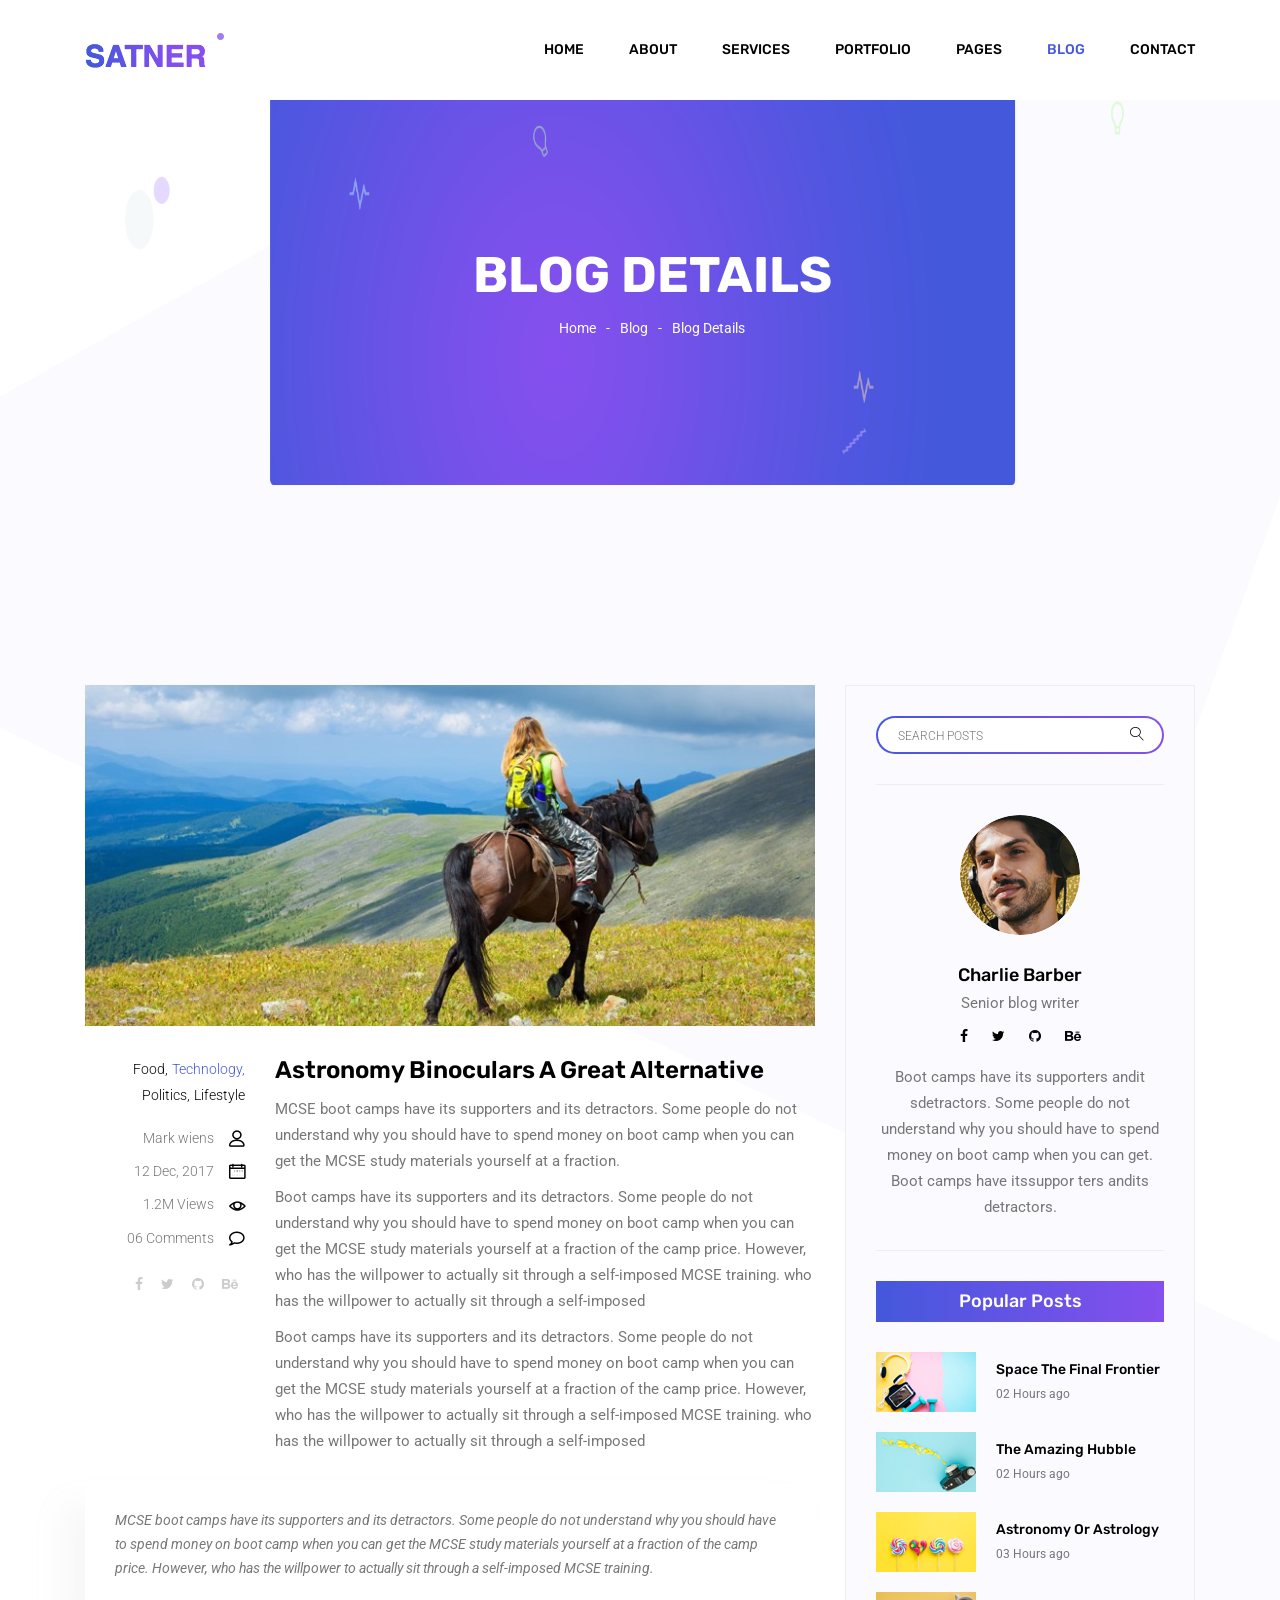
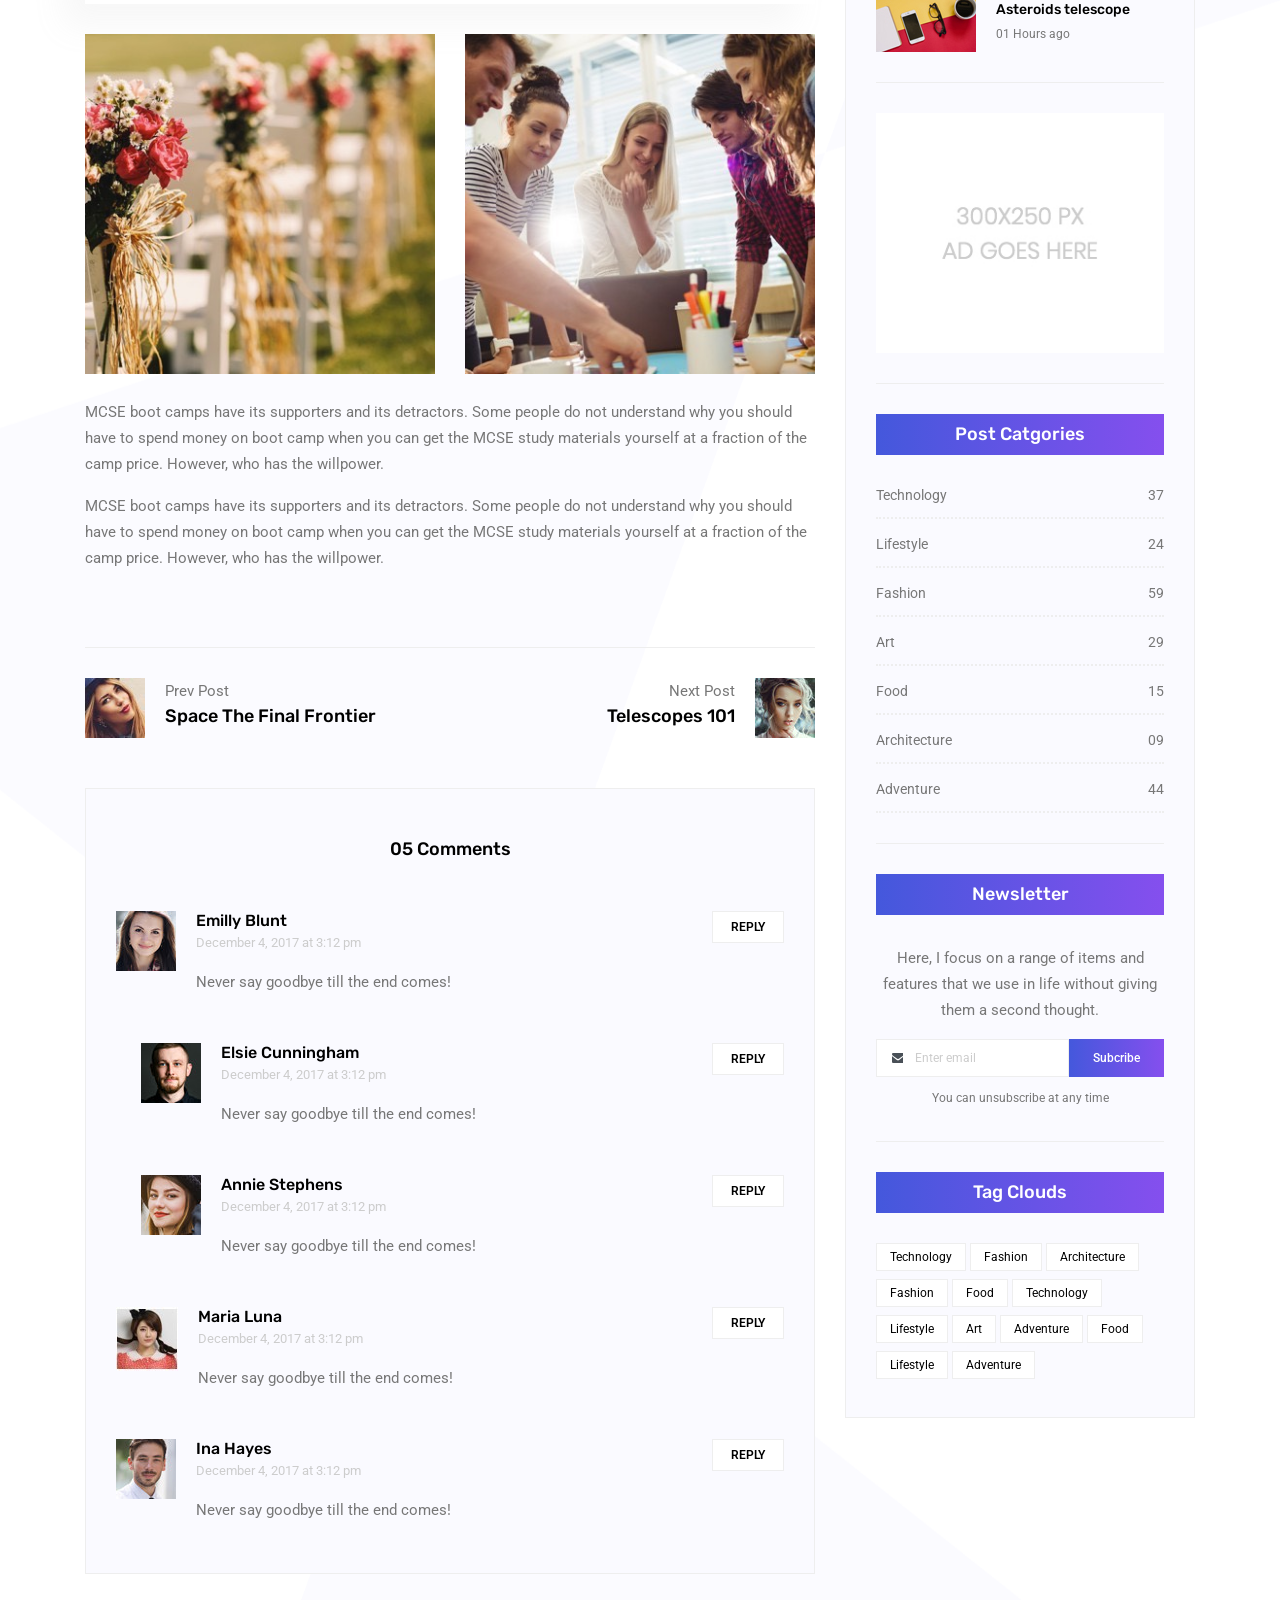
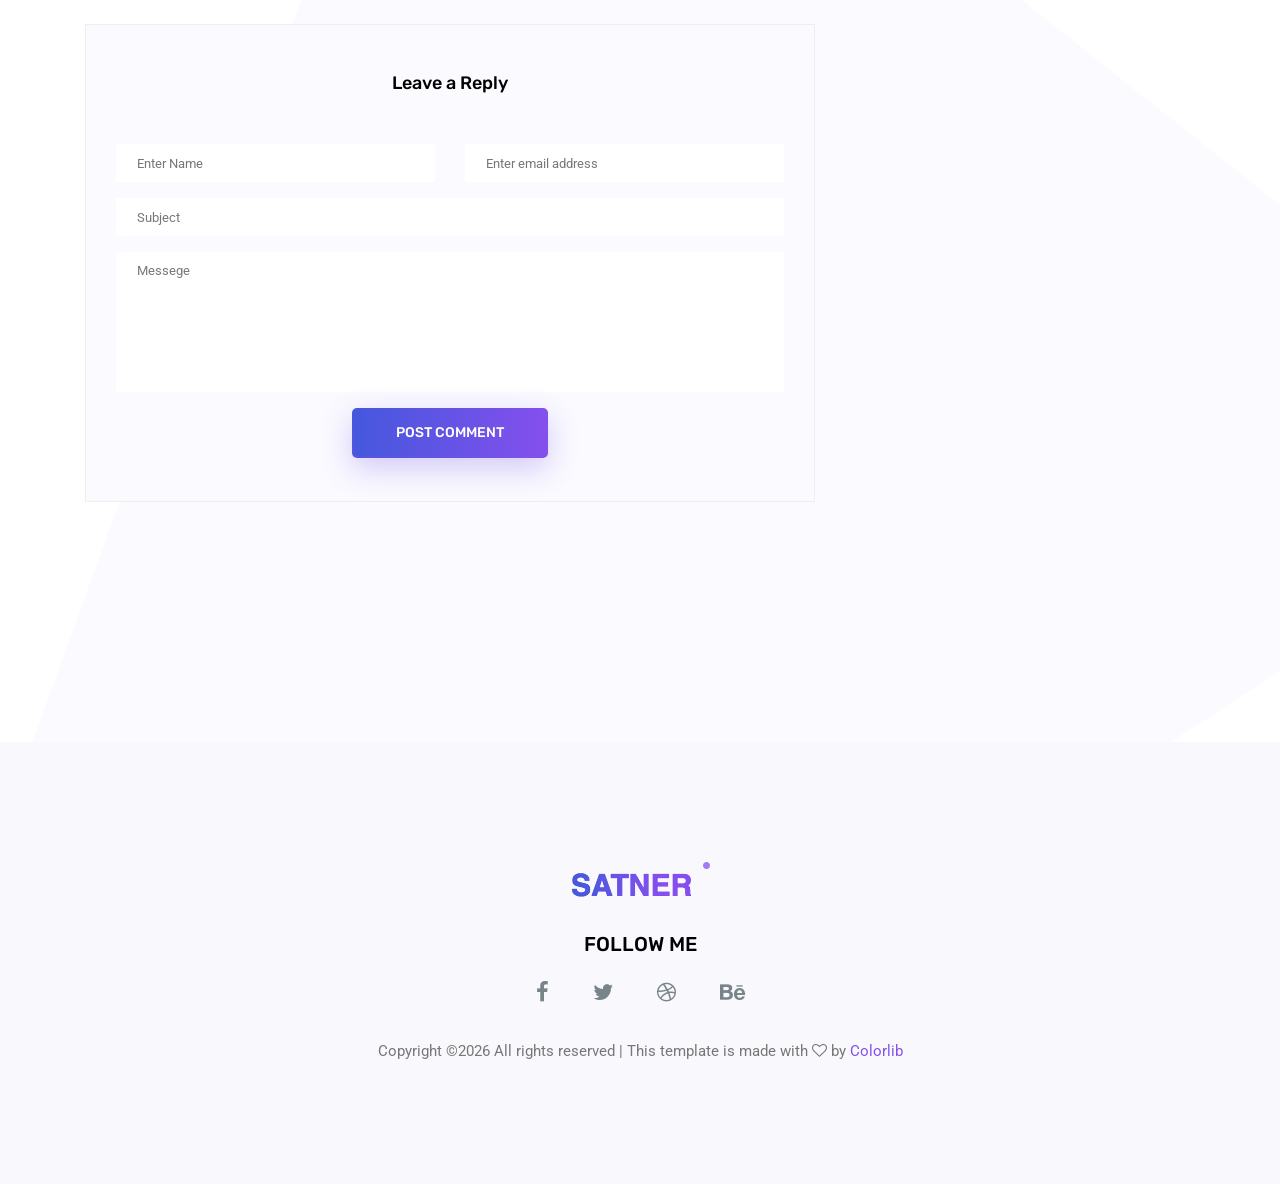
<file: single-blog.html>
<!doctype html>
<html lang="en">

<head>
	<!-- Required meta tags -->
	<meta charset="utf-8">
	<meta name="viewport" content="width=device-width, initial-scale=1, shrink-to-fit=no">
	<link rel="icon" href="img/favicon.png" type="image/png">
	<title>Blog Details</title>
	<!-- Bootstrap CSS -->
	<link rel="stylesheet" href="css/bootstrap.css">
	<link rel="stylesheet" href="vendors/linericon/style.css">
	<link rel="stylesheet" href="css/font-awesome.min.css">
	<link rel="stylesheet" href="vendors/owl-carousel/owl.carousel.min.css">
	<link rel="stylesheet" href="css/magnific-popup.css">
	<link rel="stylesheet" href="vendors/nice-select/css/nice-select.css">
	<!-- main css -->
	<link rel="stylesheet" href="css/style.css">
</head>

<body class="blog_version">

	<!--================ Start Header Area =================-->
	<header class="header_area">
		<div class="main_menu">
			<nav class="navbar navbar-expand-lg navbar-light">
				<div class="container">
					<!-- Brand and toggle get grouped for better mobile display -->
					<a class="navbar-brand logo_h" href="index.html"><img src="img/logo.png" alt=""></a>
					<button class="navbar-toggler" type="button" data-toggle="collapse" data-target="#navbarSupportedContent"
					 aria-controls="navbarSupportedContent" aria-expanded="false" aria-label="Toggle navigation">
						<span class="icon-bar"></span>
						<span class="icon-bar"></span>
						<span class="icon-bar"></span>
					</button>
					<!-- Collect the nav links, forms, and other content for toggling -->
					<div class="collapse navbar-collapse offset" id="navbarSupportedContent">
						<ul class="nav navbar-nav menu_nav justify-content-end">
							<li class="nav-item"><a class="nav-link" href="index.html">Home</a></li>
							<li class="nav-item"><a class="nav-link" href="about.html">About</a></li>
							<li class="nav-item"><a class="nav-link" href="services.html">Services</a></li>
							<li class="nav-item"><a class="nav-link" href="portfolio.html">Portfolio</a></li>
							<li class="nav-item submenu dropdown">
								<a href="#" class="nav-link dropdown-toggle" data-toggle="dropdown" role="button" aria-haspopup="true"
								 aria-expanded="false">Pages</a>
								<ul class="dropdown-menu">
                                    <li class="nav-item"><a class="nav-link" href="elements.html">Elements</a></li>
                                    <li class="nav-item"><a class="nav-link" href="portfolio-details.html">Portfolio Details</a></li>
								</ul>
							</li>
							<li class="nav-item submenu dropdown active">
								<a href="#" class="nav-link dropdown-toggle" data-toggle="dropdown" role="button" aria-haspopup="true"
								 aria-expanded="false">Blog</a>
								<ul class="dropdown-menu">
									<li class="nav-item"><a class="nav-link" href="blog.html">Blog</a></li>
									<li class="nav-item"><a class="nav-link" href="single-blog.html">Blog Details</a></li>
								</ul>
							</li>
							<li class="nav-item"><a class="nav-link" href="contact.html">Contact</a></li>
						</ul>
					</div>
				</div>
			</nav>
		</div>
	</header>
	<!--================ End Header Area =================-->

    <!--================ Start Banner Area =================-->
    <section class="banner_area">
        <div class="banner_inner d-flex align-items-center">
            <div class="container">
                <div class="banner_content text-center">
                    <h2>Blog Details</h2>
                    <div class="page_link">
                        <a href="index.html">Home</a>
                        <a href="blog.html">Blog</a>
                        <a href="single-blog.html">Blog Details</a>
                    </div>
                </div>
            </div>
        </div>
    </section>
    <!--================ End Banner Area =================-->
    
    <!--================Blog Area =================-->
    <section class="blog_area single-post-area section_gap">
        <div class="container">
            <div class="row">
                <div class="col-lg-8 posts-list">
                    <div class="single-post row">
                        <div class="col-lg-12">
                            <div class="feature-img">
                                <img class="img-fluid" src="img/blog/feature-img1.jpg" alt="">
                            </div>									
                        </div>
                        <div class="col-lg-3  col-md-3">
                            <div class="blog_info text-right">
                                <div class="post_tag">
                                    <a href="#">Food,</a>
                                    <a class="active" href="#">Technology,</a>
                                    <a href="#">Politics,</a>
                                    <a href="#">Lifestyle</a>
                                </div>
                                <ul class="blog_meta list">
                                    <li><a href="#">Mark wiens<i class="lnr lnr-user"></i></a></li>
                                    <li><a href="#">12 Dec, 2017<i class="lnr lnr-calendar-full"></i></a></li>
                                    <li><a href="#">1.2M Views<i class="lnr lnr-eye"></i></a></li>
                                    <li><a href="#">06 Comments<i class="lnr lnr-bubble"></i></a></li>
                                </ul>
                                <ul class="social-links">
                                    <li><a href="#"><i class="fa fa-facebook"></i></a></li>
                                    <li><a href="#"><i class="fa fa-twitter"></i></a></li>
                                    <li><a href="#"><i class="fa fa-github"></i></a></li>
                                    <li><a href="#"><i class="fa fa-behance"></i></a></li>
                                </ul>
                            </div>
                        </div>
                        <div class="col-lg-9 col-md-9 blog_details">
                            <h2>Astronomy Binoculars A Great Alternative</h2>
                            <p class="excert">
                                MCSE boot camps have its supporters and its detractors. Some people do not understand why you should have to spend money on boot camp when you can get the MCSE study materials yourself at a fraction.
                            </p>
                            <p>
                                Boot camps have its supporters and its detractors. Some people do not understand why you should have to spend money on boot camp when you can get the MCSE study materials yourself at a fraction of the camp price. However, who has the willpower to actually sit through a self-imposed MCSE training. who has the willpower to actually sit through a self-imposed
                            </p>
                            <p>
                                Boot camps have its supporters and its detractors. Some people do not understand why you should have to spend money on boot camp when you can get the MCSE study materials yourself at a fraction of the camp price. However, who has the willpower to actually sit through a self-imposed MCSE training. who has the willpower to actually sit through a self-imposed
                            </p>
                        </div>
                        <div class="col-lg-12">
                            <div class="quotes">
                                MCSE boot camps have its supporters and its detractors. Some people do not understand why you should have to spend money on boot camp when you can get the MCSE study materials yourself at a fraction of the camp price. However, who has the willpower to actually sit through a self-imposed MCSE training.										
                            </div>
                            <div class="row">
                                <div class="col-6">
                                    <img class="img-fluid" src="img/blog/post-img1.jpg" alt="">
                                </div>
                                <div class="col-6">
                                    <img class="img-fluid" src="img/blog/post-img2.jpg" alt="">
                                </div>	
                                <div class="col-lg-12 mt-25">
                                    <p>
                                        MCSE boot camps have its supporters and its detractors. Some people do not understand why you should have to spend money on boot camp when you can get the MCSE study materials yourself at a fraction of the camp price. However, who has the willpower.
                                    </p>
                                    <p>
                                        MCSE boot camps have its supporters and its detractors. Some people do not understand why you should have to spend money on boot camp when you can get the MCSE study materials yourself at a fraction of the camp price. However, who has the willpower.
                                    </p>											
                                </div>									
                            </div>
                        </div>
                    </div>
                    <div class="navigation-area">
                        <div class="row">
                            <div class="col-lg-6 col-md-6 col-12 nav-left flex-row d-flex justify-content-start align-items-center">
                                <div class="thumb">
                                    <a href="#"><img class="img-fluid" src="img/blog/prev.jpg" alt=""></a>
                                </div>
                                <div class="arrow">
                                    <a href="#"><span class="lnr text-white lnr-arrow-left"></span></a>
                                </div>
                                <div class="detials">
                                    <p>Prev Post</p>
                                    <a href="#"><h4>Space The Final Frontier</h4></a>
                                </div>
                            </div>
                            <div class="col-lg-6 col-md-6 col-12 nav-right flex-row d-flex justify-content-end align-items-center">
                                <div class="detials">
                                    <p>Next Post</p>
                                    <a href="#"><h4>Telescopes 101</h4></a>
                                </div>
                                <div class="arrow">
                                    <a href="#"><span class="lnr text-white lnr-arrow-right"></span></a>
                                </div>
                                <div class="thumb">
                                    <a href="#"><img class="img-fluid" src="img/blog/next.jpg" alt=""></a>
                                </div>										
                            </div>									
                        </div>
                    </div>
                    <div class="comments-area">
                        <h4>05 Comments</h4>
                        <div class="comment-list">
                            <div class="single-comment justify-content-between d-flex">
                                <div class="user justify-content-between d-flex">
                                    <div class="thumb">
                                        <img src="img/blog/c1.jpg" alt="">
                                    </div>
                                    <div class="desc">
                                        <h5><a href="#">Emilly Blunt</a></h5>
                                        <p class="date">December 4, 2017 at 3:12 pm </p>
                                        <p class="comment">
                                            Never say goodbye till the end comes!
                                        </p>
                                    </div>
                                </div>
                                <div class="reply-btn">
                                        <a href="" class="btn-reply text-uppercase">reply</a> 
                                </div>
                            </div>
                        </div>	
                        <div class="comment-list left-padding">
                            <div class="single-comment justify-content-between d-flex">
                                <div class="user justify-content-between d-flex">
                                    <div class="thumb">
                                        <img src="img/blog/c2.jpg" alt="">
                                    </div>
                                    <div class="desc">
                                        <h5><a href="#">Elsie Cunningham</a></h5>
                                        <p class="date">December 4, 2017 at 3:12 pm </p>
                                        <p class="comment">
                                            Never say goodbye till the end comes!
                                        </p>
                                    </div>
                                </div>
                                <div class="reply-btn">
                                        <a href="" class="btn-reply text-uppercase">reply</a> 
                                </div>
                            </div>
                        </div>	
                        <div class="comment-list left-padding">
                            <div class="single-comment justify-content-between d-flex">
                                <div class="user justify-content-between d-flex">
                                    <div class="thumb">
                                        <img src="img/blog/c3.jpg" alt="">
                                    </div>
                                    <div class="desc">
                                        <h5><a href="#">Annie Stephens</a></h5>
                                        <p class="date">December 4, 2017 at 3:12 pm </p>
                                        <p class="comment">
                                            Never say goodbye till the end comes!
                                        </p>
                                    </div>
                                </div>
                                <div class="reply-btn">
                                        <a href="" class="btn-reply text-uppercase">reply</a> 
                                </div>
                            </div>
                        </div>	
                        <div class="comment-list">
                            <div class="single-comment justify-content-between d-flex">
                                <div class="user justify-content-between d-flex">
                                    <div class="thumb">
                                        <img src="img/blog/c4.jpg" alt="">
                                    </div>
                                    <div class="desc">
                                        <h5><a href="#">Maria Luna</a></h5>
                                        <p class="date">December 4, 2017 at 3:12 pm </p>
                                        <p class="comment">
                                            Never say goodbye till the end comes!
                                        </p>
                                    </div>
                                </div>
                                <div class="reply-btn">
                                        <a href="" class="btn-reply text-uppercase">reply</a> 
                                </div>
                            </div>
                        </div>	
                        <div class="comment-list">
                            <div class="single-comment justify-content-between d-flex">
                                <div class="user justify-content-between d-flex">
                                    <div class="thumb">
                                        <img src="img/blog/c5.jpg" alt="">
                                    </div>
                                    <div class="desc">
                                        <h5><a href="#">Ina Hayes</a></h5>
                                        <p class="date">December 4, 2017 at 3:12 pm </p>
                                        <p class="comment">
                                            Never say goodbye till the end comes!
                                        </p>
                                    </div>
                                </div>
                                <div class="reply-btn">
                                        <a href="" class="btn-reply text-uppercase">reply</a> 
                                </div>
                            </div>
                        </div>	                                             				
                    </div>
                    <div class="comment-form">
                        <h4>Leave a Reply</h4>
                        <form>
                            <div class="form-group form-inline">
                                <div class="form-group col-lg-6 col-md-6 name">
                                <input type="text" class="form-control" id="name" placeholder="Enter Name" onfocus="this.placeholder = ''" onblur="this.placeholder = 'Enter Name'">
                                </div>
                                <div class="form-group col-lg-6 col-md-6 email">
                                <input type="email" class="form-control" id="email" placeholder="Enter email address" onfocus="this.placeholder = ''" onblur="this.placeholder = 'Enter email address'">
                                </div>										
                            </div>
                            <div class="form-group">
                                <input type="text" class="form-control" id="subject" placeholder="Subject" onfocus="this.placeholder = ''" onblur="this.placeholder = 'Subject'">
                            </div>
                            <div class="form-group">
                                <textarea class="form-control mb-10" rows="5" name="message" placeholder="Messege" onfocus="this.placeholder = ''" onblur="this.placeholder = 'Messege'" required=""></textarea>
                            </div>
                            <a href="#" class="primary-btn primary_btn"><span>Post Comment</span></a>	
                        </form>
                    </div>
                </div>
                <div class="col-lg-4">
                    <div class="blog_right_sidebar">
                        <aside class="single_sidebar_widget search_widget">
                            <div class="input-group">
                                <input type="text" class="form-control" placeholder="Search Posts">
                                <span class="input-group-btn">
                                    <button class="btn btn-default" type="button"><i class="lnr lnr-magnifier"></i></button>
                                </span>
                            </div><!-- /input-group -->
                            <div class="br"></div>
                        </aside>
                        <aside class="single_sidebar_widget author_widget">
                            <img class="author_img rounded-circle" src="img/blog/author.png" alt="">
                            <h4>Charlie Barber</h4>
                            <p>Senior blog writer</p>
                            <div class="social_icon">
                                <a href="#"><i class="fa fa-facebook"></i></a>
                                <a href="#"><i class="fa fa-twitter"></i></a>
                                <a href="#"><i class="fa fa-github"></i></a>
                                <a href="#"><i class="fa fa-behance"></i></a>
                            </div>
                            <p>Boot camps have its supporters andit sdetractors. Some people do not understand why you should have to spend money on boot camp when you can get. Boot camps have itssuppor ters andits detractors.</p>
                            <div class="br"></div>
                        </aside>
                        <aside class="single_sidebar_widget popular_post_widget">
                            <h3 class="widget_title">Popular Posts</h3>
                            <div class="media post_item">
                                <img src="img/blog/popular-post/post1.jpg" alt="post">
                                <div class="media-body">
                                    <a href="blog-details.html"><h3>Space The Final Frontier</h3></a>
                                    <p>02 Hours ago</p>
                                </div>
                            </div>
                            <div class="media post_item">
                                <img src="img/blog/popular-post/post2.jpg" alt="post">
                                <div class="media-body">
                                    <a href="blog-details.html"><h3>The Amazing Hubble</h3></a>
                                    <p>02 Hours ago</p>
                                </div>
                            </div>
                            <div class="media post_item">
                                <img src="img/blog/popular-post/post3.jpg" alt="post">
                                <div class="media-body">
                                    <a href="blog-details.html"><h3>Astronomy Or Astrology</h3></a>
                                    <p>03 Hours ago</p>
                                </div>
                            </div>
                            <div class="media post_item">
                                <img src="img/blog/popular-post/post4.jpg" alt="post">
                                <div class="media-body">
                                    <a href="blog-details.html"><h3>Asteroids telescope</h3></a>
                                    <p>01 Hours ago</p>
                                </div>
                            </div>
                            <div class="br"></div>
                        </aside>
                        <aside class="single_sidebar_widget ads_widget">
                            <a href="#"><img class="img-fluid" src="img/blog/add.jpg" alt=""></a>
                            <div class="br"></div>
                        </aside>
                        <aside class="single_sidebar_widget post_category_widget">
                            <h4 class="widget_title">Post Catgories</h4>
                            <ul class="list cat-list">
                                <li>
                                    <a href="#" class="d-flex justify-content-between">
                                        <p>Technology</p>
                                        <p>37</p>
                                    </a>
                                </li>
                                <li>
                                    <a href="#" class="d-flex justify-content-between">
                                        <p>Lifestyle</p>
                                        <p>24</p>
                                    </a>
                                </li>
                                <li>
                                    <a href="#" class="d-flex justify-content-between">
                                        <p>Fashion</p>
                                        <p>59</p>
                                    </a>
                                </li>
                                <li>
                                    <a href="#" class="d-flex justify-content-between">
                                        <p>Art</p>
                                        <p>29</p>
                                    </a>
                                </li>
                                <li>
                                    <a href="#" class="d-flex justify-content-between">
                                        <p>Food</p>
                                        <p>15</p>
                                    </a>
                                </li>
                                <li>
                                    <a href="#" class="d-flex justify-content-between">
                                        <p>Architecture</p>
                                        <p>09</p>
                                    </a>
                                </li>
                                <li>
                                    <a href="#" class="d-flex justify-content-between">
                                        <p>Adventure</p>
                                        <p>44</p>
                                    </a>
                                </li>															
                            </ul>
                            <div class="br"></div>
                        </aside>
                        <aside class="single-sidebar-widget newsletter_widget">
                            <h4 class="widget_title">Newsletter</h4>
                            <p>
                            Here, I focus on a range of items and features that we use in life without
                            giving them a second thought.
                            </p>
                            <div class="form-group d-flex flex-row">
                                <div class="input-group">
                                    <div class="input-group-prepend">
                                        <div class="input-group-text"><i class="fa fa-envelope" aria-hidden="true"></i></div>
                                    </div>
                                    <input type="text" class="form-control" id="inlineFormInputGroup" placeholder="Enter email" onfocus="this.placeholder = ''" onblur="this.placeholder = 'Enter email'">
                                </div>
                                <a href="#" class="bbtns">Subcribe</a>
                            </div>	
                            <p class="text-bottom">You can unsubscribe at any time</p>	
                            <div class="br"></div>							
                        </aside>
                        <aside class="single-sidebar-widget tag_cloud_widget">
                            <h4 class="widget_title">Tag Clouds</h4>
                            <ul class="list">
                                <li><a href="#">Technology</a></li>
                                <li><a href="#">Fashion</a></li>
                                <li><a href="#">Architecture</a></li>
                                <li><a href="#">Fashion</a></li>
                                <li><a href="#">Food</a></li>
                                <li><a href="#">Technology</a></li>
                                <li><a href="#">Lifestyle</a></li>
                                <li><a href="#">Art</a></li>
                                <li><a href="#">Adventure</a></li>
                                <li><a href="#">Food</a></li>
                                <li><a href="#">Lifestyle</a></li>
                                <li><a href="#">Adventure</a></li>
                            </ul>
                        </aside>
                    </div>
                </div>
            </div>
        </div>
    </section>
    <!--================Blog Area =================-->
        
    <!--================Footer Area =================-->
	<footer class="footer_area">
        <div class="container">
            <div class="row justify-content-center">
                <div class="col-lg-12">
                    <div class="footer_top flex-column">
                        <div class="footer_logo">
                            <a href="#">
                                <img src="img/logo.png" alt="">
                            </a>
                            <h4>Follow Me</h4>
                        </div>
                        <div class="footer_social">
                            <a href="#"><i class="fa fa-facebook"></i></a>
                            <a href="#"><i class="fa fa-twitter"></i></a>
                            <a href="#"><i class="fa fa-dribbble"></i></a>
                            <a href="#"><i class="fa fa-behance"></i></a>
                        </div>
                    </div>
                </div>
            </div>
            <div class="row footer_bottom justify-content-center">
                <p class="col-lg-8 col-sm-12 footer-text">
                    <!-- Link back to Colorlib can't be removed. Template is licensed under CC BY 3.0. -->
Copyright &copy;<script>document.write(new Date().getFullYear());</script> All rights reserved | This template is made with <i class="fa fa-heart-o" aria-hidden="true"></i> by <a href="https://colorlib.com" target="_blank">Colorlib</a>
<!-- Link back to Colorlib can't be removed. Template is licensed under CC BY 3.0. --></p>
            </div>
        </div>
    </footer>
    <!--================End Footer Area =================-->
       
        <!-- Optional JavaScript -->
        <!-- jQuery first, then Popper.js, then Bootstrap JS -->
        <script src="js/jquery-3.2.1.min.js"></script>
        <script src="js/popper.js"></script>
        <script src="js/bootstrap.min.js"></script>
        <script src="js/stellar.js"></script>
        <script src="vendors/lightbox/simpleLightbox.min.js"></script>
        <script src="vendors/nice-select/js/jquery.nice-select.min.js"></script>
        <script src="vendors/isotope/imagesloaded.pkgd.min.js"></script>
        <script src="vendors/isotope/isotope-min.js"></script>
        <script src="vendors/owl-carousel/owl.carousel.min.js"></script>
        <script src="js/jquery.ajaxchimp.min.js"></script>
        <script src="js/mail-script.js"></script>
        <script src="js/theme.js"></script>
    </body>
    </html>
</file>
<file: vendors/linericon/style.css>
@font-face {
	font-family: 'Linearicons-Free';
	src:url('fonts/Linearicons-Free.eot?w118d');
	src:url('fonts/Linearicons-Free.eot?#iefixw118d') format('embedded-opentype'),
		url('fonts/Linearicons-Free.woff2?w118d') format('woff2'),
		url('fonts/Linearicons-Free.woff?w118d') format('woff'),
		url('fonts/Linearicons-Free.ttf?w118d') format('truetype'),
		url('fonts/Linearicons-Free.svg?w118d#Linearicons-Free') format('svg');
	font-weight: normal;
	font-style: normal;
}

.lnr {
	font-family: 'Linearicons-Free';
	speak: none;
	font-style: normal;
	font-weight: normal;
	font-variant: normal;
	text-transform: none;
	line-height: 1;

	/* Better Font Rendering =========== */
	-webkit-font-smoothing: antialiased;
	-moz-osx-font-smoothing: grayscale;
}

.lnr-home:before {
	content: "\e800";
}
.lnr-apartment:before {
	content: "\e801";
}
.lnr-pencil:before {
	content: "\e802";
}
.lnr-magic-wand:before {
	content: "\e803";
}
.lnr-drop:before {
	content: "\e804";
}
.lnr-lighter:before {
	content: "\e805";
}
.lnr-poop:before {
	content: "\e806";
}
.lnr-sun:before {
	content: "\e807";
}
.lnr-moon:before {
	content: "\e808";
}
.lnr-cloud:before {
	content: "\e809";
}
.lnr-cloud-upload:before {
	content: "\e80a";
}
.lnr-cloud-download:before {
	content: "\e80b";
}
.lnr-cloud-sync:before {
	content: "\e80c";
}
.lnr-cloud-check:before {
	content: "\e80d";
}
.lnr-database:before {
	content: "\e80e";
}
.lnr-lock:before {
	content: "\e80f";
}
.lnr-cog:before {
	content: "\e810";
}
.lnr-trash:before {
	content: "\e811";
}
.lnr-dice:before {
	content: "\e812";
}
.lnr-heart:before {
	content: "\e813";
}
.lnr-star:before {
	content: "\e814";
}
.lnr-star-half:before {
	content: "\e815";
}
.lnr-star-empty:before {
	content: "\e816";
}
.lnr-flag:before {
	content: "\e817";
}
.lnr-envelope:before {
	content: "\e818";
}
.lnr-paperclip:before {
	content: "\e819";
}
.lnr-inbox:before {
	content: "\e81a";
}
.lnr-eye:before {
	content: "\e81b";
}
.lnr-printer:before {
	content: "\e81c";
}
.lnr-file-empty:before {
	content: "\e81d";
}
.lnr-file-add:before {
	content: "\e81e";
}
.lnr-enter:before {
	content: "\e81f";
}
.lnr-exit:before {
	content: "\e820";
}
.lnr-graduation-hat:before {
	content: "\e821";
}
.lnr-license:before {
	content: "\e822";
}
.lnr-music-note:before {
	content: "\e823";
}
.lnr-film-play:before {
	content: "\e824";
}
.lnr-camera-video:before {
	content: "\e825";
}
.lnr-camera:before {
	content: "\e826";
}
.lnr-picture:before {
	content: "\e827";
}
.lnr-book:before {
	content: "\e828";
}
.lnr-bookmark:before {
	content: "\e829";
}
.lnr-user:before {
	content: "\e82a";
}
.lnr-users:before {
	content: "\e82b";
}
.lnr-shirt:before {
	content: "\e82c";
}
.lnr-store:before {
	content: "\e82d";
}
.lnr-cart:before {
	content: "\e82e";
}
.lnr-tag:before {
	content: "\e82f";
}
.lnr-phone-handset:before {
	content: "\e830";
}
.lnr-phone:before {
	content: "\e831";
}
.lnr-pushpin:before {
	content: "\e832";
}
.lnr-map-marker:before {
	content: "\e833";
}
.lnr-map:before {
	content: "\e834";
}
.lnr-location:before {
	content: "\e835";
}
.lnr-calendar-full:before {
	content: "\e836";
}
.lnr-keyboard:before {
	content: "\e837";
}
.lnr-spell-check:before {
	content: "\e838";
}
.lnr-screen:before {
	content: "\e839";
}
.lnr-smartphone:before {
	content: "\e83a";
}
.lnr-tablet:before {
	content: "\e83b";
}
.lnr-laptop:before {
	content: "\e83c";
}
.lnr-laptop-phone:before {
	content: "\e83d";
}
.lnr-power-switch:before {
	content: "\e83e";
}
.lnr-bubble:before {
	content: "\e83f";
}
.lnr-heart-pulse:before {
	content: "\e840";
}
.lnr-construction:before {
	content: "\e841";
}
.lnr-pie-chart:before {
	content: "\e842";
}
.lnr-chart-bars:before {
	content: "\e843";
}
.lnr-gift:before {
	content: "\e844";
}
.lnr-diamond:before {
	content: "\e845";
}
.lnr-linearicons:before {
	content: "\e846";
}
.lnr-dinner:before {
	content: "\e847";
}
.lnr-coffee-cup:before {
	content: "\e848";
}
.lnr-leaf:before {
	content: "\e849";
}
.lnr-paw:before {
	content: "\e84a";
}
.lnr-rocket:before {
	content: "\e84b";
}
.lnr-briefcase:before {
	content: "\e84c";
}
.lnr-bus:before {
	content: "\e84d";
}
.lnr-car:before {
	content: "\e84e";
}
.lnr-train:before {
	content: "\e84f";
}
.lnr-bicycle:before {
	content: "\e850";
}
.lnr-wheelchair:before {
	content: "\e851";
}
.lnr-select:before {
	content: "\e852";
}
.lnr-earth:before {
	content: "\e853";
}
.lnr-smile:before {
	content: "\e854";
}
.lnr-sad:before {
	content: "\e855";
}
.lnr-neutral:before {
	content: "\e856";
}
.lnr-mustache:before {
	content: "\e857";
}
.lnr-alarm:before {
	content: "\e858";
}
.lnr-bullhorn:before {
	content: "\e859";
}
.lnr-volume-high:before {
	content: "\e85a";
}
.lnr-volume-medium:before {
	content: "\e85b";
}
.lnr-volume-low:before {
	content: "\e85c";
}
.lnr-volume:before {
	content: "\e85d";
}
.lnr-mic:before {
	content: "\e85e";
}
.lnr-hourglass:before {
	content: "\e85f";
}
.lnr-undo:before {
	content: "\e860";
}
.lnr-redo:before {
	content: "\e861";
}
.lnr-sync:before {
	content: "\e862";
}
.lnr-history:before {
	content: "\e863";
}
.lnr-clock:before {
	content: "\e864";
}
.lnr-download:before {
	content: "\e865";
}
.lnr-upload:before {
	content: "\e866";
}
.lnr-enter-down:before {
	content: "\e867";
}
.lnr-exit-up:before {
	content: "\e868";
}
.lnr-bug:before {
	content: "\e869";
}
.lnr-code:before {
	content: "\e86a";
}
.lnr-link:before {
	content: "\e86b";
}
.lnr-unlink:before {
	content: "\e86c";
}
.lnr-thumbs-up:before {
	content: "\e86d";
}
.lnr-thumbs-down:before {
	content: "\e86e";
}
.lnr-magnifier:before {
	content: "\e86f";
}
.lnr-cross:before {
	content: "\e870";
}
.lnr-menu:before {
	content: "\e871";
}
.lnr-list:before {
	content: "\e872";
}
.lnr-chevron-up:before {
	content: "\e873";
}
.lnr-chevron-down:before {
	content: "\e874";
}
.lnr-chevron-left:before {
	content: "\e875";
}
.lnr-chevron-right:before {
	content: "\e876";
}
.lnr-arrow-up:before {
	content: "\e877";
}
.lnr-arrow-down:before {
	content: "\e878";
}
.lnr-arrow-left:before {
	content: "\e879";
}
.lnr-arrow-right:before {
	content: "\e87a";
}
.lnr-move:before {
	content: "\e87b";
}
.lnr-warning:before {
	content: "\e87c";
}
.lnr-question-circle:before {
	content: "\e87d";
}
.lnr-menu-circle:before {
	content: "\e87e";
}
.lnr-checkmark-circle:before {
	content: "\e87f";
}
.lnr-cross-circle:before {
	content: "\e880";
}
.lnr-plus-circle:before {
	content: "\e881";
}
.lnr-circle-minus:before {
	content: "\e882";
}
.lnr-arrow-up-circle:before {
	content: "\e883";
}
.lnr-arrow-down-circle:before {
	content: "\e884";
}
.lnr-arrow-left-circle:before {
	content: "\e885";
}
.lnr-arrow-right-circle:before {
	content: "\e886";
}
.lnr-chevron-up-circle:before {
	content: "\e887";
}
.lnr-chevron-down-circle:before {
	content: "\e888";
}
.lnr-chevron-left-circle:before {
	content: "\e889";
}
.lnr-chevron-right-circle:before {
	content: "\e88a";
}
.lnr-crop:before {
	content: "\e88b";
}
.lnr-frame-expand:before {
	content: "\e88c";
}
.lnr-frame-contract:before {
	content: "\e88d";
}
.lnr-layers:before {
	content: "\e88e";
}
.lnr-funnel:before {
	content: "\e88f";
}
.lnr-text-format:before {
	content: "\e890";
}
.lnr-text-format-remove:before {
	content: "\e891";
}
.lnr-text-size:before {
	content: "\e892";
}
.lnr-bold:before {
	content: "\e893";
}
.lnr-italic:before {
	content: "\e894";
}
.lnr-underline:before {
	content: "\e895";
}
.lnr-strikethrough:before {
	content: "\e896";
}
.lnr-highlight:before {
	content: "\e897";
}
.lnr-text-align-left:before {
	content: "\e898";
}
.lnr-text-align-center:before {
	content: "\e899";
}
.lnr-text-align-right:before {
	content: "\e89a";
}
.lnr-text-align-justify:before {
	content: "\e89b";
}
.lnr-line-spacing:before {
	content: "\e89c";
}
.lnr-indent-increase:before {
	content: "\e89d";
}
.lnr-indent-decrease:before {
	content: "\e89e";
}
.lnr-pilcrow:before {
	content: "\e89f";
}
.lnr-direction-ltr:before {
	content: "\e8a0";
}
.lnr-direction-rtl:before {
	content: "\e8a1";
}
.lnr-page-break:before {
	content: "\e8a2";
}
.lnr-sort-alpha-asc:before {
	content: "\e8a3";
}
.lnr-sort-amount-asc:before {
	content: "\e8a4";
}
.lnr-hand:before {
	content: "\e8a5";
}
.lnr-pointer-up:before {
	content: "\e8a6";
}
.lnr-pointer-right:before {
	content: "\e8a7";
}
.lnr-pointer-down:before {
	content: "\e8a8";
}
.lnr-pointer-left:before {
	content: "\e8a9";
}
</file>
<file: vendors/nice-select/css/nice-select.css>
.nice-select {
  -webkit-tap-highlight-color: transparent;
  background-color: #fff;
  border-radius: 5px;
  border: solid 1px #e8e8e8;
  box-sizing: border-box;
  clear: both;
  cursor: pointer;
  display: block;
  float: left;
  font-family: inherit;
  font-size: 14px;
  font-weight: normal;
  height: 42px;
  line-height: 40px;
  outline: none;
  padding-left: 18px;
  padding-right: 30px;
  position: relative;
  text-align: left !important;
  -webkit-transition: all 0.2s ease-in-out;
  transition: all 0.2s ease-in-out;
  -webkit-user-select: none;
     -moz-user-select: none;
      -ms-user-select: none;
          user-select: none;
  white-space: nowrap;
  width: auto; }
  .nice-select:hover {
    border-color: #dbdbdb; }
  .nice-select:active, .nice-select.open, .nice-select:focus {
    border-color: #999; }
  .nice-select:after {
    border-bottom: 2px solid #999;
    border-right: 2px solid #999;
    content: '';
    display: block;
    height: 5px;
    margin-top: -4px;
    pointer-events: none;
    position: absolute;
    right: 12px;
    top: 50%;
    -webkit-transform-origin: 66% 66%;
        -ms-transform-origin: 66% 66%;
            transform-origin: 66% 66%;
    -webkit-transform: rotate(45deg);
        -ms-transform: rotate(45deg);
            transform: rotate(45deg);
    -webkit-transition: all 0.15s ease-in-out;
    transition: all 0.15s ease-in-out;
    width: 5px; }
  .nice-select.open:after {
    -webkit-transform: rotate(-135deg);
        -ms-transform: rotate(-135deg);
            transform: rotate(-135deg); }
  .nice-select.open .list {
    opacity: 1;
    pointer-events: auto;
    -webkit-transform: scale(1) translateY(0);
        -ms-transform: scale(1) translateY(0);
            transform: scale(1) translateY(0); }
  .nice-select.disabled {
    border-color: #ededed;
    color: #999;
    pointer-events: none; }
    .nice-select.disabled:after {
      border-color: #cccccc; }
  .nice-select.wide {
    width: 100%; }
    .nice-select.wide .list {
      left: 0 !important;
      right: 0 !important; }
  .nice-select.right {
    float: right; }
    .nice-select.right .list {
      left: auto;
      right: 0; }
  .nice-select.small {
    font-size: 12px;
    height: 36px;
    line-height: 34px; }
    .nice-select.small:after {
      height: 4px;
      width: 4px; }
    .nice-select.small .option {
      line-height: 34px;
      min-height: 34px; }
  .nice-select .list {
    background-color: #fff;
    border-radius: 5px;
    box-shadow: 0 0 0 1px rgba(68, 68, 68, 0.11);
    box-sizing: border-box;
    margin-top: 4px;
    opacity: 0;
    overflow: hidden;
    padding: 0;
    pointer-events: none;
    position: absolute;
    top: 100%;
    left: 0;
    -webkit-transform-origin: 50% 0;
        -ms-transform-origin: 50% 0;
            transform-origin: 50% 0;
    -webkit-transform: scale(0.75) translateY(-21px);
        -ms-transform: scale(0.75) translateY(-21px);
            transform: scale(0.75) translateY(-21px);
    -webkit-transition: all 0.2s cubic-bezier(0.5, 0, 0, 1.25), opacity 0.15s ease-out;
    transition: all 0.2s cubic-bezier(0.5, 0, 0, 1.25), opacity 0.15s ease-out;
    z-index: 9; }
    .nice-select .list:hover .option:not(:hover) {
      background-color: transparent !important; }
  .nice-select .option {
    cursor: pointer;
    font-weight: 400;
    line-height: 40px;
    list-style: none;
    min-height: 40px;
    outline: none;
    padding-left: 18px;
    padding-right: 29px;
    text-align: left;
    -webkit-transition: all 0.2s;
    transition: all 0.2s; }
    .nice-select .option:hover, .nice-select .option.focus, .nice-select .option.selected.focus {
      background-color: #f6f6f6; }
    .nice-select .option.selected {
      font-weight: bold; }
    .nice-select .option.disabled {
      background-color: transparent;
      color: #999;
      cursor: default; }

.no-csspointerevents .nice-select .list {
  display: none; }

.no-csspointerevents .nice-select.open .list {
  display: block; }
</file>
<file: css/style.css>
/*----------------------------------------------------
@File: Default Styles
@Author: SPONDON IT

This file contains the styling for the actual theme, this
is the file you need to edit to change the look of the
theme.
---------------------------------------------------- */
/*=====================================================================
@Template Name: HostHub Construction 
@Developed By: Naim Lasker
Author E-mail: naimlasker@gmail.com

=====================================================================*/
/*----------------------------------------------------*/
/*font Variables*/
/*Color Variables*/
/*=================== fonts ====================*/
@import url("https://fonts.googleapis.com/css?family=Roboto:400,500|Rubik:500,700");
/*---------------------------------------------------- */
/*----------------------------------------------------*/
/* Medium Layout: 1280px */
/* Tablet Layout: 768px */
/* Mobile Layout: 320px */
/* Wide Mobile Layout: 480px */
/*---------------------------------------------------- */
/*----------------------------------------------------*/
body {
  line-height: 26px;
  font-size: 15px;
  font-family: "Roboto", sans-serif;
  font-weight: 400;
  color: #777777;
  background: url(../img/body-bg.png) no-repeat center; }

h1,
h2,
h3,
h4,
h5,
h6 {
  font-family: "Rubik", sans-serif;
  font-weight: 500;
  color: #000000; }

.list {
  list-style: none;
  margin: 0px;
  padding: 0px; }

a {
  text-decoration: none;
  transition: all 0.3s ease-in-out; }
  a:hover, a:focus {
    text-decoration: none;
    outline: none; }

button:focus {
  outline: none;
  box-shadow: none; }

.mt-25 {
  margin-top: 25px; }

.p0 {
  padding-left: 0px;
  padding-right: 0px; }

.white_bg {
  background: #fff !important; }

.mb-50 {
  margin-bottom: 50px; }

.ml-15 {
  margin-left: 15px; }

.ml-20 {
  margin-left: 20px; }

.mt-50 {
  margin-top: 50px; }

/*---------------------------------------------------- */
/*----------------------------------------------------*/
.section_gap {
  padding: 200px 0; }
  @media (max-width: 1199px) {
    .section_gap {
      padding: 80px 0; } }

.section_gap_top {
  padding-top: 200px; }
  @media (max-width: 1199px) {
    .section_gap_top {
      padding-top: 80px; } }

.section_gap_bottom {
  padding-bottom: 200px; }
  @media (max-width: 1199px) {
    .section_gap_bottom {
      padding-bottom: 80px; } }

/* Main Title Area css
============================================================================================ */
.main_title {
  text-align: center;
  margin-bottom: 100px; }
  @media (max-width: 1199px) {
    .main_title {
      margin-bottom: 50px; } }
  .main_title h2 {
    font-size: 36px;
    font-weight: 700;
    margin-bottom: 15px;
    line-height: 50px;
    text-transform: uppercase; }
    @media (max-width: 991px) {
      .main_title h2 br {
        display: none; } }
    @media (max-width: 767px) {
      .main_title h2 {
        font-size: 30px;
        line-height: 34px; } }
  .main_title p {
    margin-bottom: 0px; }
    @media (max-width: 991px) {
      .main_title p br {
        display: none; } }
  .main_title.white h2 {
    color: #fff; }
  .main_title.white p {
    color: #fff;
    opacity: .6; }

/* End Main Title Area css
============================================================================================ */
/* Start Gradient Area css
============================================================================================ */
.gradient-bg, .header_area .navbar .nav .nav-item.submenu ul .nav-item:hover .nav-link, .blog_right_sidebar .widget_title, .blog_right_sidebar .newsletter_widget .bbtns, .blog_right_sidebar .tag_cloud_widget ul li a:hover, .blog-pagination .page-item.active .page-link, .blog-pagination .page-link:hover, .comments-area .btn-reply:hover {
  background: -webkit-linear-gradient(90deg, #4458dc 0%, #854fee 100%);
  background: -moz-linear-gradient(90deg, #4458dc 0%, #854fee 100%);
  background: -o-linear-gradient(90deg, #4458dc 0%, #854fee 100%);
  background: linear-gradient(90deg, #4458dc 0%, #854fee 100%); }

.border-gradient {
  border-image: -webkit-linear-gradient(90deg, #4458dc 0%, #854fee 100%);
  border-image: -moz-linear-gradient(90deg, #4458dc 0%, #854fee 100%);
  border-image: -o-linear-gradient(90deg, #4458dc 0%, #854fee 100%);
  border-image: linear-gradient(90deg, #4458dc 0%, #854fee 100%); }

.gradient-bg2 {
  background: -webkit-linear-gradient(90deg, #4458dc 0%, #854fee 100%);
  background: -moz-linear-gradient(90deg, #4458dc 0%, #854fee 100%);
  background: -o-linear-gradient(90deg, #4458dc 0%, #854fee 100%);
  background: linear-gradient(90deg, #4458dc 0%, #854fee 100%); }

.gradient-color, .contact_info .info_item i {
  background: -webkit-linear-gradient(90deg, #4458dc 0%, #854fee 100%);
  background: -moz-linear-gradient(90deg, #4458dc 0%, #854fee 100%);
  background: -o-linear-gradient(90deg, #4458dc 0%, #854fee 100%);
  background: linear-gradient(90deg, #4458dc 0%, #854fee 100%);
  -webkit-background-clip: text;
  -webkit-text-fill-color: transparent; }

/* End Gradient Area css
============================================================================================ */
.primary_btn {
  display: inline-block;
  color: #fff;
  letter-spacing: 0px;
  font-family: "Rubik", sans-serif;
  font-weight: 500;
  font-size: 14px;
  line-height: 46px;
  outline: none !important;
  text-align: center;
  cursor: pointer;
  text-transform: uppercase;
  border-radius: 5px;
  background-origin: border-box;
  background-clip: content-box, border-box;
  background-image: linear-gradient(to right, #4458dc 0%, #854fee 100%), radial-gradient(circle at top left, #4458dc, #854fee);
  border: double 2px transparent;
  box-shadow: 0px 10px 30px rgba(118, 85, 225, 0.3); }
  .primary_btn span {
    padding: 0 42px; }
  .primary_btn.tr-bg {
    background-image: linear-gradient(#ffffff, #ffffff), radial-gradient(circle at top left, #4458dc, #854fee);
    border: 2px solid transparent;
    color: #222222;
    box-shadow: none; }
    .primary_btn.tr-bg:hover {
      background-image: linear-gradient(to right, #4458dc 0%, #854fee 100%), radial-gradient(circle at top left, #4458dc, #854fee);
      border: double 2px transparent;
      color: #ffffff;
      box-shadow: 0px 10px 30px rgba(118, 85, 225, 0.3); }
  .primary_btn:hover {
    background-image: linear-gradient(#ffffff, #ffffff), radial-gradient(circle at top left, #4458dc, #854fee);
    border: 2px solid #854fee;
    color: #222222;
    box-shadow: none;
    background-clip: border-box; }

.overlay {
  position: absolute;
  left: 0;
  top: 0;
  height: 100%;
  width: 100%; }

/*---------------------------------------------------- */
/*----------------------------------------------------*/
.header_area {
  position: absolute;
  width: 100%;
  z-index: 9999;
  background: #ffffff; }
  .header_area .menu_nav {
    width: 100%; }
  .header_area .navbar {
    background: transparent;
    padding: 0px;
    border: 0px;
    border-radius: 0px;
    width: 100%; }
    .header_area .navbar .nav .nav-item {
      margin-right: 45px; }
      .header_area .navbar .nav .nav-item .nav-link {
        font: 500 14px/100px "Rubik", sans-serif;
        text-transform: uppercase;
        color: #000000;
        padding: 0px;
        display: inline-block; }
        .header_area .navbar .nav .nav-item .nav-link:after {
          display: none; }
      .header_area .navbar .nav .nav-item:hover .nav-link, .header_area .navbar .nav .nav-item.active .nav-link {
        color: #4458dc; }
      .header_area .navbar .nav .nav-item.submenu {
        position: relative; }
        .header_area .navbar .nav .nav-item.submenu ul {
          border: none;
          padding: 0px;
          border-radius: 0px;
          box-shadow: none;
          margin: 0px;
          background: #fff; }
          @media (min-width: 992px) {
            .header_area .navbar .nav .nav-item.submenu ul {
              position: absolute;
              top: 120%;
              left: 0px;
              min-width: 200px;
              text-align: left;
              opacity: 0;
              transition: all 300ms ease-in;
              visibility: hidden;
              display: block;
              border: none;
              padding: 0px;
              border-radius: 0px;
              box-shadow: 0px 10px 30px 0px rgba(0, 0, 0, 0.1); } }
          .header_area .navbar .nav .nav-item.submenu ul:before {
            content: "";
            width: 0;
            height: 0;
            border-style: solid;
            border-width: 10px 10px 0 10px;
            border-color: #eeeeee transparent transparent transparent;
            position: absolute;
            right: 24px;
            top: 45px;
            z-index: 3;
            opacity: 0;
            transition: all 400ms linear; }
          .header_area .navbar .nav .nav-item.submenu ul .nav-item {
            display: block;
            float: none;
            margin-right: 0px;
            border-bottom: 1px solid #ededed;
            margin-left: 0px;
            transition: all 0.4s linear; }
            .header_area .navbar .nav .nav-item.submenu ul .nav-item .nav-link {
              line-height: 45px;
              color: #000000;
              padding: 0px 30px;
              transition: all 150ms linear;
              display: block;
              text-transform: capitalize;
              margin-right: 0px; }
            .header_area .navbar .nav .nav-item.submenu ul .nav-item:last-child {
              border-bottom: none; }
            .header_area .navbar .nav .nav-item.submenu ul .nav-item:hover .nav-link {
              color: #fff; }
        @media (min-width: 992px) {
          .header_area .navbar .nav .nav-item.submenu:hover ul {
            visibility: visible;
            opacity: 1;
            top: 100%; } }
        .header_area .navbar .nav .nav-item.submenu:hover ul .nav-item {
          margin-top: 0px; }
      .header_area .navbar .nav .nav-item:last-child {
        margin-right: 0px; }
  .header_area.navbar_fixed .main_menu {
    position: fixed;
    width: 100%;
    top: -70px;
    left: 0;
    right: 0;
    background: #ffffff;
    transform: translateY(70px);
    transition: transform 500ms ease, background 500ms ease;
    -webkit-transition: transform 500ms ease, background 500ms ease;
    box-shadow: 0px 3px 16px 0px rgba(0, 0, 0, 0.1); }
    .header_area.navbar_fixed .main_menu .navbar .nav .nav-item .nav-link {
      line-height: 70px; }
  @media (min-width: 992px) {
    .header_area.white_menu .navbar .navbar-brand img {
      display: none; }
      .header_area.white_menu .navbar .navbar-brand img + img {
        display: inline-block; } }
  @media (max-width: 991px) {
    .header_area.white_menu .navbar .navbar-brand img {
      display: inline-block; }
      .header_area.white_menu .navbar .navbar-brand img + img {
        display: none; } }
  .header_area.white_menu .navbar .nav .nav-item .nav-link {
    color: #fff; }
  .header_area.white_menu.navbar_fixed .main_menu .navbar .navbar-brand img {
    display: inline-block; }
    .header_area.white_menu.navbar_fixed .main_menu .navbar .navbar-brand img + img {
      display: none; }
  .header_area.white_menu.navbar_fixed .main_menu .navbar .nav .nav-item .nav-link {
    line-height: 70px;
    color: #000000; }

.owl-carousel.off {
  display: -ms-flexbox;
  display: flex; }

/*---------------------------------------------------- */
/*----------------------------------------------------*/
/* Home Banner Area css
============================================================================================ */
.home_banner_area {
  z-index: 1;
  background: url(../img/banner/home-banner.png) no-repeat top center;
  background-position: center;
  background-size: cover; }
  .home_banner_area .banner_inner {
    width: 100%; }
    .home_banner_area .banner_inner .home_right_img {
      padding-top: 197px; }
      @media (max-width: 1480px) {
        .home_banner_area .banner_inner .home_right_img img {
          max-width: 100%;
          height: auto; } }
      @media (max-width: 991px) {
        .home_banner_area .banner_inner .home_right_img {
          display: none; } }
    .home_banner_area .banner_inner .col-lg-7 {
      vertical-align: middle;
      align-self: center; }
    .home_banner_area .banner_inner .banner_content {
      text-align: left; }
      @media (max-width: 991px) {
        .home_banner_area .banner_inner .banner_content {
          margin-top: 150px; } }
      .home_banner_area .banner_inner .banner_content h3 {
        font-size: 40px;
        margin-bottom: 20px;
        position: relative; }
        .home_banner_area .banner_inner .banner_content h3:after {
          content: '';
          width: 410px;
          height: 2px;
          position: absolute;
          top: 50%;
          left: 23%;
          background: #000000; }
          @media (max-width: 575px) {
            .home_banner_area .banner_inner .banner_content h3:after {
              display: none; } }
      .home_banner_area .banner_inner .banner_content h1 {
        margin-top: 20px;
        font-size: 50px;
        line-height: 60px;
        margin-bottom: 25px; }
        @media (max-width: 1024px) {
          .home_banner_area .banner_inner .banner_content h1 {
            font-size: 60px; } }
        @media (max-width: 767px) {
          .home_banner_area .banner_inner .banner_content h1 {
            font-size: 50px; } }
      .home_banner_area .banner_inner .banner_content h5 {
        font-size: 24px;
        margin-bottom: 35px; }
      .home_banner_area .banner_inner .banner_content .primary_btn {
        margin-right: 20px; }

.banner_area {
  position: relative;
  z-index: 1;
  min-height: 485px; }
  @media (max-width: 1199px) {
    .banner_area {
      min-height: 350px; } }
  .banner_area .banner_inner {
    position: relative;
    overflow: hidden;
    width: 100%;
    min-height: 485px;
    background: url(../img/banner/common-banner.png) no-repeat right bottom;
    background-size: 90% 85%;
    width: 98%;
    z-index: 1; }
    @media (max-width: 1199px) {
      .banner_area .banner_inner {
        min-height: 350px; } }
    @media (max-width: 991px) {
      .banner_area .banner_inner {
        background: #854fee;
        width: 100%; } }
    .banner_area .banner_inner .banner_content {
      margin-left: 50px;
      margin-top: 100px; }
      @media (max-width: 991px) {
        .banner_area .banner_inner .banner_content {
          margin-left: 0px;
          margin-top: 50px; } }
      .banner_area .banner_inner .banner_content h2 {
        color: #fff;
        font-size: 50px;
        font-family: "Rubik", sans-serif;
        margin-bottom: 10px;
        text-transform: uppercase;
        font-weight: 700; }
        @media (max-width: 991px) {
          .banner_area .banner_inner .banner_content h2 {
            font-size: 30px; } }
      .banner_area .banner_inner .banner_content .page_link a {
        font-size: 14px;
        color: #fff;
        font-family: "Roboto", sans-serif;
        margin-right: 20px;
        position: relative; }
        .banner_area .banner_inner .banner_content .page_link a:before {
          content: "-";
          position: absolute;
          right: -14px;
          top: 50%;
          -webkit-transform: translateY(-50%);
          -moz-transform: translateY(-50%);
          -ms-transform: translateY(-50%);
          -o-transform: translateY(-50%);
          transform: translateY(-50%); }
        .banner_area .banner_inner .banner_content .page_link a:last-child {
          margin-right: 0px; }
          .banner_area .banner_inner .banner_content .page_link a:last-child:before {
            display: none; }

/* End Home Banner Area css
============================================================================================ */
/*---------------------------------------------------- */
/*----------------------------------------------------*/
/* Latest Blog Area css
============================================================================================ */
/* End Latest Blog Area css
============================================================================================ */
.blog_btn {
  border: 1px solid #eeeeee;
  background: #f9f9ff;
  padding: 0px 32px;
  font-size: 13px;
  font-weight: 500;
  font-family: "Roboto", sans-serif;
  color: #000000;
  line-height: 34px;
  display: inline-block; }
  .blog_btn:hover {
    background: #4458dc;
    border-color: #4458dc;
    color: #fff; }

.white_bg_btn {
  background: #fff;
  display: inline-block;
  color: #000000;
  line-height: 40px;
  padding: 0px 28px;
  font-size: 14px;
  font-family: "Roboto", sans-serif;
  font-weight: 500;
  text-transform: uppercase;
  -webkit-transition: all 0.4s ease 0s;
  -moz-transition: all 0.4s ease 0s;
  -o-transition: all 0.4s ease 0s;
  transition: all 0.4s ease 0s;
  border: none; }
  .white_bg_btn:hover {
    background: #4458dc;
    color: #fff; }

/* Causes Area css
============================================================================================ */
.causes_slider .owl-dots {
  text-align: center;
  margin-top: 80px; }
  .causes_slider .owl-dots .owl-dot {
    height: 14px;
    width: 14px;
    background: #eeeeee;
    display: inline-block;
    margin-right: 7px; }
    .causes_slider .owl-dots .owl-dot:last-child {
      margin-right: 0px; }
    .causes_slider .owl-dots .owl-dot.active {
      background: #4458dc; }

.causes_item {
  background: #fff; }
  .causes_item .causes_img {
    position: relative; }
    .causes_item .causes_img .c_parcent {
      position: absolute;
      bottom: 0px;
      width: 100%;
      left: 0px;
      height: 3px;
      background: rgba(255, 255, 255, 0.5); }
      .causes_item .causes_img .c_parcent span {
        width: 70%;
        height: 3px;
        background: #4458dc;
        position: absolute;
        left: 0px;
        bottom: 0px; }
        .causes_item .causes_img .c_parcent span:before {
          content: "75%";
          position: absolute;
          right: -10px;
          bottom: 0px;
          background: #4458dc;
          color: #fff;
          padding: 0px 5px; }
  .causes_item .causes_text {
    padding: 30px 35px 40px 30px; }
    .causes_item .causes_text h4 {
      color: #000000;
      font-family: "Roboto", sans-serif;
      font-size: 18px;
      font-weight: 600;
      margin-bottom: 15px;
      cursor: pointer; }
      .causes_item .causes_text h4:hover {
        color: #4458dc; }
    .causes_item .causes_text p {
      font-size: 14px;
      line-height: 24px;
      color: #777777;
      font-weight: 300;
      margin-bottom: 0px; }
  .causes_item .causes_bottom a {
    width: 50%;
    border: 1px solid #4458dc;
    text-align: center;
    float: left;
    line-height: 50px;
    background: #4458dc;
    color: #fff;
    font-family: "Roboto", sans-serif;
    font-size: 14px;
    font-weight: 500; }
    .causes_item .causes_bottom a + a {
      border-color: #eeeeee;
      background: #fff;
      font-size: 14px;
      color: #000000; }

/* End Causes Area css
============================================================================================ */
/*================= latest_blog_area css =============*/
.single-recent-blog-post {
  margin-bottom: 30px; }
  .single-recent-blog-post .thumb {
    overflow: hidden; }
    .single-recent-blog-post .thumb img {
      transition: all 0.7s linear; }
  .single-recent-blog-post .details {
    padding-top: 30px; }
    .single-recent-blog-post .details .sec_h4 {
      line-height: 24px;
      padding: 10px 0px 13px;
      transition: all 0.3s linear; }
      .single-recent-blog-post .details .sec_h4:hover {
        color: #777777; }
  .single-recent-blog-post .date {
    font-size: 14px;
    line-height: 24px;
    font-weight: 400; }
  .single-recent-blog-post:hover img {
    transform: scale(1.23) rotate(10deg); }

.tags .tag_btn {
  font-size: 12px;
  font-weight: 500;
  line-height: 20px;
  border: 1px solid #eeeeee;
  display: inline-block;
  padding: 1px 18px;
  text-align: center;
  color: #000000; }
  .tags .tag_btn:before {
    background: #4458dc; }
  .tags .tag_btn + .tag_btn {
    margin-left: 2px; }

/*========= blog_categorie_area css ===========*/
.blog_categorie_area {
  padding-bottom: 80px; }

.categories_post {
  position: relative;
  text-align: center;
  cursor: pointer; }
  .categories_post img {
    max-width: 100%; }
  .categories_post .categories_details {
    position: absolute;
    top: 20px;
    left: 20px;
    right: 20px;
    bottom: 20px;
    background: rgba(34, 34, 34, 0.8);
    color: #fff;
    transition: all 0.3s linear;
    display: flex;
    align-items: center;
    justify-content: center; }
    .categories_post .categories_details h5 {
      margin-bottom: 0px;
      font-size: 18px;
      line-height: 26px;
      text-transform: uppercase;
      color: #fff;
      position: relative; }
    .categories_post .categories_details p {
      font-weight: 300;
      font-size: 14px;
      line-height: 26px;
      margin-bottom: 0px;
      -webkit-transition: all 0.4s ease 0s;
      -moz-transition: all 0.4s ease 0s;
      -o-transition: all 0.4s ease 0s;
      transition: all 0.4s ease 0s; }
    .categories_post .categories_details .border_line {
      margin: 10px 0px;
      background: #fff;
      width: 100%;
      height: 1px; }
  .categories_post:hover .categories_details {
    background: rgba(68, 88, 220, 0.85); }

/*============ blog_left_sidebar css ==============*/
.blog_item {
  margin-bottom: 40px; }

.blog_info {
  padding-top: 30px; }
  .blog_info .post_tag {
    padding-bottom: 20px; }
    .blog_info .post_tag a {
      font: 300 14px/21px "Roboto", sans-serif;
      color: #000000; }
      .blog_info .post_tag a:hover {
        color: #777777; }
      .blog_info .post_tag a.active {
        color: #4458dc; }
  .blog_info .blog_meta li a {
    font: 300 14px/20px "Roboto", sans-serif;
    color: #777777;
    vertical-align: middle;
    padding-bottom: 12px;
    display: inline-block; }
    .blog_info .blog_meta li a i {
      color: #000000;
      font-size: 16px;
      font-weight: 600;
      padding-left: 15px;
      line-height: 20px;
      vertical-align: middle; }
    .blog_info .blog_meta li a:hover {
      color: #4458dc; }

.blog_post img {
  max-width: 100%; }
.blog_post .primary_btn {
  line-height: 38px; }

.blog_details {
  padding-top: 20px; }
  .blog_details h2 {
    font-size: 24px;
    line-height: 36px;
    color: #000000;
    font-weight: 600;
    transition: all 0.3s linear; }
    .blog_details h2:hover {
      color: #4458dc; }
  .blog_details p {
    margin-bottom: 26px; }

.view_btn {
  font-size: 14px;
  line-height: 36px;
  display: inline-block;
  color: #000000;
  font-weight: 500;
  padding: 0px 30px;
  background: #fff; }

.blog_right_sidebar {
  border: 1px solid #eeeeee;
  background: #fafaff;
  padding: 30px; }
  .blog_right_sidebar .widget_title {
    font-size: 18px;
    line-height: 25px;
    text-align: center;
    color: #fff;
    padding: 8px 0px;
    margin-bottom: 30px; }
  .blog_right_sidebar .search_widget .input-group .form-control {
    position: relative;
    font-size: 14px;
    line-height: 29px;
    width: 100%;
    font-weight: 300;
    color: #777777;
    padding-left: 20px;
    border-radius: 45px;
    z-index: 0;
    border: double 2px transparent;
    background-image: linear-gradient(white, white), radial-gradient(circle at top left, #4458dc, #854fee);
    background-image: -webkit-linear-gradient(white, white), -webkit-radial-gradient(circle at top left, #4458dc, #854fee);
    background-image: -moz-linear-gradient(white, white), -moz-radial-gradient(circle at top left, #4458dc, #854fee);
    background-image: -ms-linear-gradient(white, white), -ms-radial-gradient(circle at top left, #4458dc, #854fee);
    background-image: -o-linear-gradient(white, white), -o-radial-gradient(circle at top left, #4458dc, #854fee);
    background-origin: border-box;
    background-clip: content-box, border-box;
    padding: 0;
    text-indent: 20px; }
    .blog_right_sidebar .search_widget .input-group .form-control.placeholder {
      color: #777777;
      text-transform: uppercase;
      font-size: 12px; }
    .blog_right_sidebar .search_widget .input-group .form-control:-moz-placeholder {
      color: #777777;
      text-transform: uppercase;
      font-size: 12px; }
    .blog_right_sidebar .search_widget .input-group .form-control::-moz-placeholder {
      color: #777777;
      text-transform: uppercase;
      font-size: 12px; }
    .blog_right_sidebar .search_widget .input-group .form-control::-webkit-input-placeholder {
      color: #777777;
      text-transform: uppercase;
      font-size: 12px; }
    .blog_right_sidebar .search_widget .input-group .form-control:focus {
      box-shadow: none; }
  .blog_right_sidebar .search_widget .input-group .btn-default {
    position: absolute;
    right: 20px;
    background: transparent;
    border: 0px;
    box-shadow: none;
    font-size: 14px;
    color: #000000;
    font-weight: 600;
    padding: 0px;
    top: 50%;
    -webkit-transform: translateY(-50%);
    -moz-transform: translateY(-50%);
    -ms-transform: translateY(-50%);
    -o-transform: translateY(-50%);
    transform: translateY(-50%);
    z-index: 1; }
  .blog_right_sidebar .author_widget {
    text-align: center; }
    .blog_right_sidebar .author_widget h4 {
      font-size: 18px;
      line-height: 20px;
      color: #000000;
      margin-bottom: 5px;
      margin-top: 30px; }
    .blog_right_sidebar .author_widget p {
      margin-bottom: 0px; }
    .blog_right_sidebar .author_widget .social_icon {
      padding: 7px 0px 15px; }
      .blog_right_sidebar .author_widget .social_icon a {
        font-size: 14px;
        color: #000000;
        transition: all 0.2s linear; }
        .blog_right_sidebar .author_widget .social_icon a + a {
          margin-left: 20px; }
        .blog_right_sidebar .author_widget .social_icon a:hover {
          color: #4458dc; }
  .blog_right_sidebar .popular_post_widget .post_item .media-body {
    justify-content: center;
    align-self: center;
    padding-left: 20px; }
    .blog_right_sidebar .popular_post_widget .post_item .media-body h3 {
      font-size: 14px;
      line-height: 20px;
      color: #000000;
      margin-bottom: 4px;
      transition: all 0.3s linear; }
      .blog_right_sidebar .popular_post_widget .post_item .media-body h3:hover {
        color: #4458dc; }
    .blog_right_sidebar .popular_post_widget .post_item .media-body p {
      font-size: 12px;
      line-height: 21px;
      margin-bottom: 0px; }
  .blog_right_sidebar .popular_post_widget .post_item + .post_item {
    margin-top: 20px; }
  .blog_right_sidebar .post_category_widget .cat-list li {
    border-bottom: 2px dotted #eee;
    transition: all 0.3s ease 0s;
    padding-bottom: 12px; }
    .blog_right_sidebar .post_category_widget .cat-list li a {
      font-size: 14px;
      line-height: 20px;
      color: #777; }
      .blog_right_sidebar .post_category_widget .cat-list li a p {
        margin-bottom: 0px; }
    .blog_right_sidebar .post_category_widget .cat-list li + li {
      padding-top: 15px; }
    .blog_right_sidebar .post_category_widget .cat-list li:hover a {
      color: #4458dc; }
    .blog_right_sidebar .post_category_widget .cat-list li:hover {
      border-color: #4458dc; }
  .blog_right_sidebar .newsletter_widget {
    text-align: center; }
    .blog_right_sidebar .newsletter_widget .form-group {
      margin-bottom: 8px; }
    .blog_right_sidebar .newsletter_widget .input-group-prepend {
      margin-right: -1px; }
    .blog_right_sidebar .newsletter_widget .input-group-text {
      background: #fff;
      border-radius: 0px;
      vertical-align: top;
      font-size: 12px;
      line-height: 36px;
      padding: 0px 0px 0px 15px;
      border: 1px solid #eeeeee;
      border-right: 0px; }
    .blog_right_sidebar .newsletter_widget .form-control {
      font-size: 12px;
      line-height: 24px;
      color: #cccccc;
      border: 1px solid #eeeeee;
      border-left: 0px;
      border-radius: 0px; }
      .blog_right_sidebar .newsletter_widget .form-control.placeholder {
        color: #cccccc; }
      .blog_right_sidebar .newsletter_widget .form-control:-moz-placeholder {
        color: #cccccc; }
      .blog_right_sidebar .newsletter_widget .form-control::-moz-placeholder {
        color: #cccccc; }
      .blog_right_sidebar .newsletter_widget .form-control::-webkit-input-placeholder {
        color: #cccccc; }
      .blog_right_sidebar .newsletter_widget .form-control:focus {
        outline: none;
        box-shadow: none; }
    .blog_right_sidebar .newsletter_widget .bbtns {
      color: #fff;
      font-size: 12px;
      line-height: 38px;
      display: inline-block;
      font-weight: 500;
      padding: 0px 24px 0px 24px;
      border-radius: 0; }
    .blog_right_sidebar .newsletter_widget .text-bottom {
      font-size: 12px; }
  .blog_right_sidebar .tag_cloud_widget ul li {
    display: inline-block; }
    .blog_right_sidebar .tag_cloud_widget ul li a {
      display: inline-block;
      border: 1px solid #eee;
      background: #fff;
      padding: 0px 13px;
      margin-bottom: 8px;
      transition: all 0.3s ease 0s;
      color: #000000;
      font-size: 12px; }
      .blog_right_sidebar .tag_cloud_widget ul li a:hover {
        color: #fff; }
  .blog_right_sidebar .br {
    width: 100%;
    height: 1px;
    background: #eeeeee;
    margin: 30px 0px; }

.blog-pagination {
  padding-top: 25px;
  padding-bottom: 95px; }
  .blog-pagination .page-link {
    border-radius: 0; }
  .blog-pagination .page-item {
    border: none; }

.page-link {
  background: transparent;
  font-weight: 400; }

.blog-pagination .page-item.active .page-link {
  border-color: transparent;
  color: #fff; }

.blog-pagination .page-link {
  position: relative;
  display: block;
  padding: 0.5rem 0.75rem;
  margin-left: -1px;
  line-height: 1.25;
  color: #8a8a8a;
  border: none; }

.blog-pagination .page-link .lnr {
  font-weight: 600; }

.blog-pagination .page-item:last-child .page-link,
.blog-pagination .page-item:first-child .page-link {
  border-radius: 0; }

.blog-pagination .page-link:hover {
  color: #fff;
  text-decoration: none;
  border-color: #eee; }

/*============ Start Blog Single Styles  =============*/
.single-post-area .social-links {
  padding-top: 10px; }
  .single-post-area .social-links li {
    display: inline-block;
    margin-bottom: 10px; }
    .single-post-area .social-links li a {
      color: #cccccc;
      padding: 7px;
      font-size: 14px;
      transition: all 0.2s linear; }
      .single-post-area .social-links li a:hover {
        color: #4458dc; }
.single-post-area .blog_details {
  padding-top: 26px; }
  .single-post-area .blog_details p {
    margin-bottom: 10px; }
.single-post-area .quotes {
  margin-top: 20px;
  margin-bottom: 30px;
  padding: 24px 35px 24px 30px;
  background-color: white;
  box-shadow: -20.84px 21.58px 30px 0px rgba(176, 176, 176, 0.1);
  font-size: 14px;
  line-height: 24px;
  color: #777;
  font-style: italic; }
.single-post-area .arrow {
  position: absolute; }
  .single-post-area .arrow .lnr {
    font-size: 20px;
    font-weight: 600; }
.single-post-area .thumb .overlay-bg {
  background: rgba(0, 0, 0, 0.8); }
.single-post-area .navigation-area {
  border-top: 1px solid #eee;
  padding-top: 30px;
  margin-top: 60px; }
  .single-post-area .navigation-area p {
    margin-bottom: 0px; }
  .single-post-area .navigation-area h4 {
    font-size: 18px;
    line-height: 25px;
    color: #000000; }
  .single-post-area .navigation-area .nav-left {
    text-align: left; }
    .single-post-area .navigation-area .nav-left .thumb {
      margin-right: 20px;
      background: #000; }
      .single-post-area .navigation-area .nav-left .thumb img {
        -webkit-transition: all 0.4s ease 0s;
        -moz-transition: all 0.4s ease 0s;
        -o-transition: all 0.4s ease 0s;
        transition: all 0.4s ease 0s; }
    .single-post-area .navigation-area .nav-left .lnr {
      margin-left: 20px;
      opacity: 0;
      -webkit-transition: all 0.4s ease 0s;
      -moz-transition: all 0.4s ease 0s;
      -o-transition: all 0.4s ease 0s;
      transition: all 0.4s ease 0s; }
    .single-post-area .navigation-area .nav-left:hover .lnr {
      opacity: 1; }
    .single-post-area .navigation-area .nav-left:hover .thumb img {
      opacity: .5; }
    @media (max-width: 767px) {
      .single-post-area .navigation-area .nav-left {
        margin-bottom: 30px; } }
  .single-post-area .navigation-area .nav-right {
    text-align: right; }
    .single-post-area .navigation-area .nav-right .thumb {
      margin-left: 20px;
      background: #000; }
      .single-post-area .navigation-area .nav-right .thumb img {
        -webkit-transition: all 0.4s ease 0s;
        -moz-transition: all 0.4s ease 0s;
        -o-transition: all 0.4s ease 0s;
        transition: all 0.4s ease 0s; }
    .single-post-area .navigation-area .nav-right .lnr {
      margin-right: 20px;
      opacity: 0;
      -webkit-transition: all 0.4s ease 0s;
      -moz-transition: all 0.4s ease 0s;
      -o-transition: all 0.4s ease 0s;
      transition: all 0.4s ease 0s; }
    .single-post-area .navigation-area .nav-right:hover .lnr {
      opacity: 1; }
    .single-post-area .navigation-area .nav-right:hover .thumb img {
      opacity: .5; }
@media (max-width: 991px) {
  .single-post-area .sidebar-widgets {
    padding-bottom: 0px; } }

.comments-area {
  background: #fafaff;
  border: 1px solid #eee;
  padding: 50px 30px;
  margin-top: 50px; }
  @media (max-width: 414px) {
    .comments-area {
      padding: 50px 8px; } }
  .comments-area h4 {
    text-align: center;
    margin-bottom: 50px;
    color: #000000;
    font-size: 18px; }
  .comments-area h5 {
    font-size: 16px;
    margin-bottom: 0px; }
  .comments-area a {
    color: #000000; }
  .comments-area .comment-list {
    padding-bottom: 48px; }
    .comments-area .comment-list:last-child {
      padding-bottom: 0px; }
    .comments-area .comment-list.left-padding {
      padding-left: 25px; }
    @media (max-width: 413px) {
      .comments-area .comment-list .single-comment h5 {
        font-size: 12px; }
      .comments-area .comment-list .single-comment .date {
        font-size: 11px; }
      .comments-area .comment-list .single-comment .comment {
        font-size: 10px; } }
  .comments-area .thumb {
    margin-right: 20px; }
  .comments-area .date {
    font-size: 13px;
    color: #cccccc;
    margin-bottom: 13px; }
  .comments-area .comment {
    color: #777777;
    margin-bottom: 0px; }
  .comments-area .btn-reply {
    background-color: #fff;
    color: #000000;
    border: 1px solid #eee;
    padding: 2px 18px;
    font-size: 12px;
    display: block;
    font-weight: 600;
    -webkit-transition: all 0.4s ease 0s;
    -moz-transition: all 0.4s ease 0s;
    -o-transition: all 0.4s ease 0s;
    transition: all 0.4s ease 0s; }
    .comments-area .btn-reply:hover {
      border: transparent;
      color: #fff; }

.comment-form {
  background: #fafaff;
  text-align: center;
  border: 1px solid #eee;
  padding: 47px 30px 43px;
  margin-top: 50px;
  margin-bottom: 40px; }
  .comment-form h4 {
    text-align: center;
    margin-bottom: 50px;
    font-size: 18px;
    line-height: 22px;
    color: #000000; }
  .comment-form .name {
    padding-left: 0px; }
    @media (max-width: 767px) {
      .comment-form .name {
        padding-right: 0px;
        margin-bottom: 1rem; } }
  .comment-form .email {
    padding-right: 0px; }
    @media (max-width: 991px) {
      .comment-form .email {
        padding-left: 0px; } }
  .comment-form .form-control {
    padding: 8px 20px;
    background: #fff;
    border: none;
    border-radius: 0px;
    width: 100%;
    font-size: 14px;
    color: #777777;
    border: 1px solid transparent; }
    .comment-form .form-control:focus {
      box-shadow: none;
      border: 1px solid #eee; }
  .comment-form textarea.form-control {
    height: 140px;
    resize: none; }
  .comment-form ::-webkit-input-placeholder {
    /* Chrome/Opera/Safari */
    font-size: 13px;
    color: #777; }
  .comment-form ::-moz-placeholder {
    /* Firefox 19+ */
    font-size: 13px;
    color: #777; }
  .comment-form :-ms-input-placeholder {
    /* IE 10+ */
    font-size: 13px;
    color: #777; }
  .comment-form :-moz-placeholder {
    /* Firefox 18- */
    font-size: 13px;
    color: #777; }

/*============ End Blog Single Styles  =============*/
/*---------------------------------------------------- */
/*----------------------------------------------------*/
/*============== contact_area css ================*/
.mapBox {
  height: 420px;
  margin-top: 80px; }

.contact_info .info_item {
  position: relative;
  padding-left: 45px; }
  .contact_info .info_item i {
    position: absolute;
    left: 0;
    top: 0;
    font-size: 20px;
    line-height: 24px;
    font-weight: 600; }
  .contact_info .info_item h6 {
    font-size: 16px;
    line-height: 24px;
    color: "Roboto", sans-serif;
    font-weight: bold;
    margin-bottom: 0px;
    color: #000000; }
    .contact_info .info_item h6 a {
      color: #000000; }
  .contact_info .info_item p {
    font-size: 14px;
    line-height: 24px;
    padding: 2px 0px; }

.contact_form .form-group {
  margin-bottom: 10px; }
  .contact_form .form-group .form-control {
    font-size: 13px;
    line-height: 26px;
    color: #999;
    border: 1px solid #eeeeee;
    font-family: "Roboto", sans-serif;
    border-radius: 0px;
    padding-left: 20px; }
    .contact_form .form-group .form-control:focus {
      box-shadow: none;
      outline: none; }
    .contact_form .form-group .form-control.placeholder {
      color: #999; }
    .contact_form .form-group .form-control:-moz-placeholder {
      color: #999; }
    .contact_form .form-group .form-control::-moz-placeholder {
      color: #999; }
    .contact_form .form-group .form-control::-webkit-input-placeholder {
      color: #999; }
  .contact_form .form-group textarea {
    resize: none; }
    .contact_form .form-group textarea.form-control {
      height: 134px; }
.contact_form .primary_btn {
  margin-top: 20px; }

/* Contact Success and error Area css
============================================================================================ */
.modal-message .modal-dialog {
  position: absolute;
  top: 36%;
  left: 50%;
  transform: translateX(-50%) translateY(-50%) !important;
  margin: 0px;
  max-width: 500px;
  width: 100%; }
  .modal-message .modal-dialog .modal-content .modal-header {
    text-align: center;
    display: block;
    border-bottom: none;
    padding-top: 50px;
    padding-bottom: 50px; }
    .modal-message .modal-dialog .modal-content .modal-header .close {
      position: absolute;
      right: -15px;
      top: -15px;
      padding: 0px;
      color: #fff;
      opacity: 1;
      cursor: pointer; }
    .modal-message .modal-dialog .modal-content .modal-header h2 {
      display: block;
      text-align: center;
      color: #4458dc;
      padding-bottom: 10px;
      font-family: "Roboto", sans-serif; }
    .modal-message .modal-dialog .modal-content .modal-header p {
      display: block; }

/* End Contact Success and error Area css
============================================================================================ */
/*---------------------------------------------------- */
/*----------------------------------------------------*/
/*============== Elements Area css ================*/
.mb-20 {
  margin-bottom: 20px; }

.mb-30 {
  margin-bottom: 30px; }

.sample-text-area {
  padding: 100px 0px; }
  .sample-text-area .title_color {
    margin-bottom: 30px; }
  .sample-text-area p {
    line-height: 26px; }
    .sample-text-area p b {
      font-weight: bold;
      color: #4458dc; }
    .sample-text-area p i {
      color: #4458dc;
      font-style: italic; }
    .sample-text-area p sup {
      color: #4458dc;
      font-style: italic; }
    .sample-text-area p sub {
      color: #4458dc;
      font-style: italic; }
    .sample-text-area p del {
      color: #4458dc; }
    .sample-text-area p u {
      color: #4458dc; }

/*============== End Elements Area css ================*/
/*==============Elements Button Area css ================*/
.elements_button .title_color {
  margin-bottom: 30px;
  color: #000000; }

.title_color {
  color: #000000; }

.button-group-area {
  margin-top: 15px; }
  .button-group-area:nth-child(odd) {
    margin-top: 40px; }
  .button-group-area:first-child {
    margin-top: 0px; }
  .button-group-area .theme_btn {
    margin-right: 10px; }
  .button-group-area .link {
    text-decoration: underline;
    color: #000000;
    background: transparent; }
    .button-group-area .link:hover {
      color: #fff; }
  .button-group-area .disable {
    background: transparent;
    color: #007bff;
    cursor: not-allowed; }
    .button-group-area .disable:before {
      display: none; }

.primary {
  background: #52c5fd; }
  .primary:before {
    background: #2faae6; }

.success {
  background: #4cd3e3; }
  .success:before {
    background: #2ebccd; }

.info {
  background: #38a4ff; }
  .info:before {
    background: #298cdf; }

.warning {
  background: #f4e700; }
  .warning:before {
    background: #e1d608; }

.danger {
  background: #f54940; }
  .danger:before {
    background: #e13b33; }

.primary-border {
  background: transparent;
  border: 1px solid #52c5fd;
  color: #52c5fd; }
  .primary-border:before {
    background: #52c5fd; }

.success-border {
  background: transparent;
  border: 1px solid #4cd3e3;
  color: #4cd3e3; }
  .success-border:before {
    background: #4cd3e3; }

.info-border {
  background: transparent;
  border: 1px solid #38a4ff;
  color: #38a4ff; }
  .info-border:before {
    background: #38a4ff; }

.warning-border {
  background: #fff;
  border: 1px solid #f4e700;
  color: #f4e700; }
  .warning-border:before {
    background: #f4e700; }

.danger-border {
  background: transparent;
  border: 1px solid #f54940;
  color: #f54940; }
  .danger-border:before {
    background: #f54940; }

.link-border {
  background: transparent;
  border: 1px solid #4458dc;
  color: #4458dc; }
  .link-border:before {
    background: #4458dc; }

.radius {
  border-radius: 3px; }

.circle {
  border-radius: 20px; }

.arrow span {
  padding-left: 5px; }

.e-large {
  line-height: 50px;
  padding-top: 0px;
  padding-bottom: 0px; }

.large {
  line-height: 45px;
  padding-top: 0px;
  padding-bottom: 0px; }

.medium {
  line-height: 30px;
  padding-top: 0px;
  padding-bottom: 0px; }

.small {
  line-height: 25px;
  padding-top: 0px;
  padding-bottom: 0px; }

.general {
  line-height: 38px;
  padding-top: 0px;
  padding-bottom: 0px; }

/*==============End Elements Button Area css ================*/
/* =================================== */
/*  Elements Page Styles
/* =================================== */
/*---------- Start Elements Page -------------*/
.generic-banner {
  margin-top: 60px;
  text-align: center; }

.generic-banner .height {
  height: 600px; }

@media (max-width: 767.98px) {
  .generic-banner .height {
    height: 400px; } }
.generic-banner .generic-banner-content h2 {
  line-height: 1.2em;
  margin-bottom: 20px; }

@media (max-width: 991.98px) {
  .generic-banner .generic-banner-content h2 br {
    display: none; } }
.generic-banner .generic-banner-content p {
  text-align: center;
  font-size: 16px; }

@media (max-width: 991.98px) {
  .generic-banner .generic-banner-content p br {
    display: none; } }
.generic-content h1 {
  font-weight: 600; }

.about-generic-area {
  background: #fff; }

.about-generic-area p {
  margin-bottom: 20px; }

.white-bg {
  background: #fff; }

.section-top-border {
  padding: 50px 0;
  border-top: 1px dotted #eee; }

.switch-wrap {
  margin-bottom: 10px; }

.switch-wrap p {
  margin: 0; }

/*---------- End Elements Page -------------*/
.sample-text-area {
  padding: 100px 0 70px 0; }

.sample-text {
  margin-bottom: 0; }

.text-heading {
  margin-bottom: 30px;
  font-size: 24px; }

.typo-list {
  margin-bottom: 10px; }

@media (max-width: 767px) {
  .typo-sec {
    margin-bottom: 30px; } }
@media (max-width: 767px) {
  .element-wrap {
    margin-top: 30px; } }
b, sup, sub, u, del {
  color: #f8b600; }

h1 {
  font-size: 36px; }

h2 {
  font-size: 30px; }

h3 {
  font-size: 24px; }

h4 {
  font-size: 18px; }

h5 {
  font-size: 16px; }

h6 {
  font-size: 14px; }

.typography h1, .typography h2, .typography h3, .typography h4, .typography h5, .typography h6 {
  color: #777777; }

.button-area .border-top-generic {
  padding: 70px 15px;
  border-top: 1px dotted #eee; }

.button-group-area .genric-btn {
  margin-right: 10px;
  margin-top: 10px; }

.button-group-area .genric-btn:last-child {
  margin-right: 0; }

.circle {
  border-radius: 20px; }

.genric-btn {
  display: inline-block;
  outline: none;
  line-height: 40px;
  padding: 0 30px;
  font-size: .8em;
  text-align: center;
  text-decoration: none;
  font-weight: 500;
  cursor: pointer;
  -webkit-transition: all 0.3s ease 0s;
  -moz-transition: all 0.3s ease 0s;
  -o-transition: all 0.3s ease 0s;
  transition: all 0.3s ease 0s; }

.genric-btn:focus {
  outline: none; }

.genric-btn.e-large {
  padding: 0 40px;
  line-height: 50px; }

.genric-btn.large {
  line-height: 45px; }

.genric-btn.medium {
  line-height: 30px; }

.genric-btn.small {
  line-height: 25px; }

.genric-btn.radius {
  border-radius: 3px; }

.genric-btn.circle {
  border-radius: 20px; }

.genric-btn.arrow {
  display: -webkit-inline-box;
  display: -ms-inline-flexbox;
  display: inline-flex;
  -webkit-box-align: center;
  -ms-flex-align: center;
  align-items: center; }

.genric-btn.arrow span {
  margin-left: 10px; }

.genric-btn.default {
  color: #222222;
  background: #f9f9ff;
  border: 1px solid transparent; }

.genric-btn.default:hover {
  border: 1px solid #f9f9ff;
  background: #fff; }

.genric-btn.default-border {
  border: 1px solid #f9f9ff;
  background: #fff; }

.genric-btn.default-border:hover {
  color: #222222;
  background: #f9f9ff;
  border: 1px solid transparent; }

.genric-btn.primary {
  color: #fff;
  background: #f8b600;
  border: 1px solid transparent; }

.genric-btn.primary:hover {
  color: #f8b600;
  border: 1px solid #f8b600;
  background: #fff; }

.genric-btn.primary-border {
  color: #f8b600;
  border: 1px solid #f8b600;
  background: #fff; }

.genric-btn.primary-border:hover {
  color: #fff;
  background: #f8b600;
  border: 1px solid transparent; }

.genric-btn.success {
  color: #fff;
  background: #4cd3e3;
  border: 1px solid transparent; }

.genric-btn.success:hover {
  color: #4cd3e3;
  border: 1px solid #4cd3e3;
  background: #fff; }

.genric-btn.success-border {
  color: #4cd3e3;
  border: 1px solid #4cd3e3;
  background: #fff; }

.genric-btn.success-border:hover {
  color: #fff;
  background: #4cd3e3;
  border: 1px solid transparent; }

.genric-btn.info {
  color: #fff;
  background: #38a4ff;
  border: 1px solid transparent; }

.genric-btn.info:hover {
  color: #38a4ff;
  border: 1px solid #38a4ff;
  background: #fff; }

.genric-btn.info-border {
  color: #38a4ff;
  border: 1px solid #38a4ff;
  background: #fff; }

.genric-btn.info-border:hover {
  color: #fff;
  background: #38a4ff;
  border: 1px solid transparent; }

.genric-btn.warning {
  color: #fff;
  background: #f4e700;
  border: 1px solid transparent; }

.genric-btn.warning:hover {
  color: #f4e700;
  border: 1px solid #f4e700;
  background: #fff; }

.genric-btn.warning-border {
  color: #f4e700;
  border: 1px solid #f4e700;
  background: #fff; }

.genric-btn.warning-border:hover {
  color: #fff;
  background: #f4e700;
  border: 1px solid transparent; }

.genric-btn.danger {
  color: #fff;
  background: #f44a40;
  border: 1px solid transparent; }

.genric-btn.danger:hover {
  color: #f44a40;
  border: 1px solid #f44a40;
  background: #fff; }

.genric-btn.danger-border {
  color: #f44a40;
  border: 1px solid #f44a40;
  background: #fff; }

.genric-btn.danger-border:hover {
  color: #fff;
  background: #f44a40;
  border: 1px solid transparent; }

.genric-btn.link {
  color: #222222;
  background: #f9f9ff;
  text-decoration: underline;
  border: 1px solid transparent; }

.genric-btn.link:hover {
  color: #222222;
  border: 1px solid #f9f9ff;
  background: #fff; }

.genric-btn.link-border {
  color: #222222;
  border: 1px solid #f9f9ff;
  background: #fff;
  text-decoration: underline; }

.genric-btn.link-border:hover {
  color: #222222;
  background: #f9f9ff;
  border: 1px solid transparent; }

.genric-btn.disable {
  color: #222222, 0.3;
  background: #f9f9ff;
  border: 1px solid transparent;
  cursor: not-allowed; }

.generic-blockquote {
  padding: 30px 50px 30px 30px;
  background: #fff;
  border-left: 2px solid #f8b600; }

@media (max-width: 991px) {
  .progress-table-wrap {
    overflow-x: scroll; } }
.progress-table {
  background: #fff;
  padding: 15px 0px 30px 0px;
  min-width: 800px; }

.progress-table .serial {
  width: 11.83%;
  padding-left: 30px; }

.progress-table .country {
  width: 28.07%; }

.progress-table .visit {
  width: 19.74%; }

.progress-table .percentage {
  width: 40.36%;
  padding-right: 50px; }

.progress-table .table-head {
  display: flex; }

.progress-table .table-head .serial, .progress-table .table-head .country, .progress-table .table-head .visit, .progress-table .table-head .percentage {
  color: #222222;
  line-height: 40px;
  text-transform: uppercase;
  font-weight: 500; }

.progress-table .table-row {
  padding: 15px 0;
  border-top: 1px solid #edf3fd;
  display: flex; }

.progress-table .table-row .serial, .progress-table .table-row .country, .progress-table .table-row .visit, .progress-table .table-row .percentage {
  display: flex;
  align-items: center; }

.progress-table .table-row .country img {
  margin-right: 15px; }

.progress-table .table-row .percentage .progress {
  width: 80%;
  border-radius: 0px;
  background: transparent; }

.progress-table .table-row .percentage .progress .progress-bar {
  height: 5px;
  line-height: 5px; }

.progress-table .table-row .percentage .progress .progress-bar.color-1 {
  background-color: #6382e6; }

.progress-table .table-row .percentage .progress .progress-bar.color-2 {
  background-color: #e66686; }

.progress-table .table-row .percentage .progress .progress-bar.color-3 {
  background-color: #f09359; }

.progress-table .table-row .percentage .progress .progress-bar.color-4 {
  background-color: #73fbaf; }

.progress-table .table-row .percentage .progress .progress-bar.color-5 {
  background-color: #73fbaf; }

.progress-table .table-row .percentage .progress .progress-bar.color-6 {
  background-color: #6382e6; }

.progress-table .table-row .percentage .progress .progress-bar.color-7 {
  background-color: #a367e7; }

.progress-table .table-row .percentage .progress .progress-bar.color-8 {
  background-color: #e66686; }

.single-gallery-image {
  margin-top: 30px;
  background-repeat: no-repeat !important;
  background-position: center center !important;
  background-size: cover !important;
  height: 200px;
  -webkit-transition: all 0.3s ease 0s;
  -moz-transition: all 0.3s ease 0s;
  -o-transition: all 0.3s ease 0s;
  transition: all 0.3s ease 0s; }

.single-gallery-image:hover {
  opacity: .8; }

.list-style {
  width: 14px;
  height: 14px; }

.unordered-list li {
  position: relative;
  padding-left: 30px;
  line-height: 1.82em !important; }

.unordered-list li:before {
  content: "";
  position: absolute;
  width: 14px;
  height: 14px;
  border: 3px solid #f8b600;
  background: #fff;
  top: 4px;
  left: 0;
  border-radius: 50%; }

.ordered-list {
  margin-left: 30px; }

.ordered-list li {
  list-style-type: decimal-leading-zero;
  color: #f8b600;
  font-weight: 500;
  line-height: 1.82em !important; }

.ordered-list li span {
  font-weight: 300;
  color: #777777; }

.ordered-list-alpha li {
  margin-left: 30px;
  list-style-type: lower-alpha;
  color: #f8b600;
  font-weight: 500;
  line-height: 1.82em !important; }

.ordered-list-alpha li span {
  font-weight: 300;
  color: #777777; }

.ordered-list-roman li {
  margin-left: 30px;
  list-style-type: lower-roman;
  color: #f8b600;
  font-weight: 500;
  line-height: 1.82em !important; }

.ordered-list-roman li span {
  font-weight: 300;
  color: #777777; }

.single-input {
  display: block;
  width: 100%;
  line-height: 40px;
  border: none;
  outline: none;
  background: #f9f9ff;
  padding: 0 20px; }

.single-input:focus {
  outline: none; }

.input-group-icon {
  position: relative; }

.input-group-icon .icon {
  position: absolute;
  left: 20px;
  top: 0;
  line-height: 40px;
  z-index: 3; }

.input-group-icon .icon i {
  color: #797979; }

.input-group-icon .single-input {
  padding-left: 45px; }

.single-textarea {
  display: block;
  width: 100%;
  line-height: 40px;
  border: none;
  outline: none;
  background: #f9f9ff;
  padding: 0 20px;
  height: 100px;
  resize: none; }

.single-textarea:focus {
  outline: none; }

.single-input-primary {
  display: block;
  width: 100%;
  line-height: 40px;
  border: 1px solid transparent;
  outline: none;
  background: #f9f9ff;
  padding: 0 20px; }

.single-input-primary:focus {
  outline: none;
  border: 1px solid #f8b600; }

.single-input-accent {
  display: block;
  width: 100%;
  line-height: 40px;
  border: 1px solid transparent;
  outline: none;
  background: #f9f9ff;
  padding: 0 20px; }

.single-input-accent:focus {
  outline: none;
  border: 1px solid #eb6b55; }

.single-input-secondary {
  display: block;
  width: 100%;
  line-height: 40px;
  border: 1px solid transparent;
  outline: none;
  background: #f9f9ff;
  padding: 0 20px; }

.single-input-secondary:focus {
  outline: none;
  border: 1px solid #f09359; }

.default-switch {
  width: 35px;
  height: 17px;
  border-radius: 8.5px;
  background: #fff;
  position: relative;
  cursor: pointer; }

.default-switch input {
  position: absolute;
  left: 0;
  top: 0;
  right: 0;
  bottom: 0;
  width: 100%;
  height: 100%;
  opacity: 0;
  cursor: pointer; }

.default-switch input + label {
  position: absolute;
  top: 1px;
  left: 1px;
  width: 15px;
  height: 15px;
  border-radius: 50%;
  background: #f8b600;
  -webkit-transition: all 0.2s;
  -moz-transition: all 0.2s;
  -o-transition: all 0.2s;
  transition: all 0.2s;
  box-shadow: 0px 4px 5px 0px rgba(0, 0, 0, 0.2);
  cursor: pointer; }

.default-switch input:checked + label {
  left: 19px; }

.single-element-widget {
  margin-bottom: 30px; }

.primary-switch {
  width: 35px;
  height: 17px;
  border-radius: 8.5px;
  background: #fff;
  position: relative;
  cursor: pointer; }

.primary-switch input {
  position: absolute;
  left: 0;
  top: 0;
  right: 0;
  bottom: 0;
  width: 100%;
  height: 100%;
  opacity: 0; }

.primary-switch input + label {
  position: absolute;
  left: 0;
  top: 0;
  right: 0;
  bottom: 0;
  width: 100%;
  height: 100%; }

.primary-switch input + label:before {
  content: "";
  position: absolute;
  left: 0;
  top: 0;
  right: 0;
  bottom: 0;
  width: 100%;
  height: 100%;
  background: transparent;
  border-radius: 8.5px;
  cursor: pointer;
  -webkit-transition: all 0.2s;
  -moz-transition: all 0.2s;
  -o-transition: all 0.2s;
  transition: all 0.2s; }

.primary-switch input + label:after {
  content: "";
  position: absolute;
  top: 1px;
  left: 1px;
  width: 15px;
  height: 15px;
  border-radius: 50%;
  background: #fff;
  -webkit-transition: all 0.2s;
  -moz-transition: all 0.2s;
  -o-transition: all 0.2s;
  transition: all 0.2s;
  box-shadow: 0px 4px 5px 0px rgba(0, 0, 0, 0.2);
  cursor: pointer; }

.primary-switch input:checked + label:after {
  left: 19px; }

.primary-switch input:checked + label:before {
  background: #f8b600; }

.confirm-switch {
  width: 35px;
  height: 17px;
  border-radius: 8.5px;
  background: #fff;
  position: relative;
  cursor: pointer; }

.confirm-switch input {
  position: absolute;
  left: 0;
  top: 0;
  right: 0;
  bottom: 0;
  width: 100%;
  height: 100%;
  opacity: 0; }

.confirm-switch input + label {
  position: absolute;
  left: 0;
  top: 0;
  right: 0;
  bottom: 0;
  width: 100%;
  height: 100%; }

.confirm-switch input + label:before {
  content: "";
  position: absolute;
  left: 0;
  top: 0;
  right: 0;
  bottom: 0;
  width: 100%;
  height: 100%;
  background: transparent;
  border-radius: 8.5px;
  -webkit-transition: all 0.2s;
  -moz-transition: all 0.2s;
  -o-transition: all 0.2s;
  transition: all 0.2s;
  cursor: pointer; }

.confirm-switch input + label:after {
  content: "";
  position: absolute;
  top: 1px;
  left: 1px;
  width: 15px;
  height: 15px;
  border-radius: 50%;
  background: #fff;
  -webkit-transition: all 0.2s;
  -moz-transition: all 0.2s;
  -o-transition: all 0.2s;
  transition: all 0.2s;
  box-shadow: 0px 4px 5px 0px rgba(0, 0, 0, 0.2);
  cursor: pointer; }

.confirm-switch input:checked + label:after {
  left: 19px; }

.confirm-switch input:checked + label:before {
  background: #4cd3e3; }

.primary-checkbox {
  width: 16px;
  height: 16px;
  border-radius: 3px;
  background: #fff;
  position: relative;
  cursor: pointer; }

.primary-checkbox input {
  position: absolute;
  left: 0;
  top: 0;
  right: 0;
  bottom: 0;
  width: 100%;
  height: 100%;
  opacity: 0; }

.primary-checkbox input + label {
  position: absolute;
  left: 0;
  top: 0;
  right: 0;
  bottom: 0;
  width: 100%;
  height: 100%;
  border-radius: 3px;
  cursor: pointer;
  border: 1px solid #f1f1f1; }

.single-defination h4 {
  color: #000000; }

.primary-checkbox input:checked + label {
  background: url(../img/elements/primary-check.png) no-repeat center center/cover;
  border: none; }

.confirm-checkbox {
  width: 16px;
  height: 16px;
  border-radius: 3px;
  background: #fff;
  position: relative;
  cursor: pointer; }

.confirm-checkbox input {
  position: absolute;
  left: 0;
  top: 0;
  right: 0;
  bottom: 0;
  width: 100%;
  height: 100%;
  opacity: 0; }

.confirm-checkbox input + label {
  position: absolute;
  left: 0;
  top: 0;
  right: 0;
  bottom: 0;
  width: 100%;
  height: 100%;
  border-radius: 3px;
  cursor: pointer;
  border: 1px solid #f1f1f1; }

.confirm-checkbox input:checked + label {
  background: url(../img/elements/success-check.png) no-repeat center center/cover;
  border: none; }

.disabled-checkbox {
  width: 16px;
  height: 16px;
  border-radius: 3px;
  background: #fff;
  position: relative;
  cursor: pointer; }

.disabled-checkbox input {
  position: absolute;
  left: 0;
  top: 0;
  right: 0;
  bottom: 0;
  width: 100%;
  height: 100%;
  opacity: 0; }

.disabled-checkbox input + label {
  position: absolute;
  left: 0;
  top: 0;
  right: 0;
  bottom: 0;
  width: 100%;
  height: 100%;
  border-radius: 3px;
  cursor: pointer;
  border: 1px solid #f1f1f1; }

.disabled-checkbox input:disabled {
  cursor: not-allowed;
  z-index: 3; }

.disabled-checkbox input:checked + label {
  background: url(../img/elements/disabled-check.png) no-repeat center center/cover;
  border: none; }

.primary-radio {
  width: 16px;
  height: 16px;
  border-radius: 8px;
  background: #fff;
  position: relative;
  cursor: pointer; }

.primary-radio input {
  position: absolute;
  left: 0;
  top: 0;
  right: 0;
  bottom: 0;
  width: 100%;
  height: 100%;
  opacity: 0; }

.primary-radio input + label {
  position: absolute;
  left: 0;
  top: 0;
  right: 0;
  bottom: 0;
  width: 100%;
  height: 100%;
  border-radius: 8px;
  cursor: pointer;
  border: 1px solid #f1f1f1; }

.primary-radio input:checked + label {
  background: url(../img/elements/primary-radio.png) no-repeat center center/cover;
  border: none; }

.confirm-radio {
  width: 16px;
  height: 16px;
  border-radius: 8px;
  background: #fff;
  position: relative;
  cursor: pointer; }

.confirm-radio input {
  position: absolute;
  left: 0;
  top: 0;
  right: 0;
  bottom: 0;
  width: 100%;
  height: 100%;
  opacity: 0; }

.confirm-radio input + label {
  position: absolute;
  left: 0;
  top: 0;
  right: 0;
  bottom: 0;
  width: 100%;
  height: 100%;
  border-radius: 8px;
  cursor: pointer;
  border: 1px solid #f1f1f1; }

.confirm-radio input:checked + label {
  background: url(../img/elements/success-radio.png) no-repeat center center/cover;
  border: none; }

.disabled-radio {
  width: 16px;
  height: 16px;
  border-radius: 8px;
  background: #fff;
  position: relative;
  cursor: pointer; }

.disabled-radio input {
  position: absolute;
  left: 0;
  top: 0;
  right: 0;
  bottom: 0;
  width: 100%;
  height: 100%;
  opacity: 0; }

.disabled-radio input + label {
  position: absolute;
  left: 0;
  top: 0;
  right: 0;
  bottom: 0;
  width: 100%;
  height: 100%;
  border-radius: 8px;
  cursor: pointer;
  border: 1px solid #f1f1f1; }

.disabled-radio input:disabled {
  cursor: not-allowed;
  z-index: 3; }

.unordered-list {
  list-style: none;
  padding: 0px;
  margin: 0px; }

.ordered-list {
  list-style: none;
  padding: 0px; }

.disabled-radio input:checked + label {
  background: url(../img/elements/disabled-radio.png) no-repeat center center/cover;
  border: none; }

.default-select {
  height: 40px; }

.default-select .nice-select {
  border: none;
  border-radius: 0px;
  height: 40px;
  background: #fff;
  padding-left: 20px;
  padding-right: 40px; }

.default-select .nice-select .list {
  margin-top: 0;
  border: none;
  border-radius: 0px;
  box-shadow: none;
  width: 100%;
  padding: 10px 0 10px 0px; }

.default-select .nice-select .list .option {
  font-weight: 300;
  -webkit-transition: all 0.3s ease 0s;
  -moz-transition: all 0.3s ease 0s;
  -o-transition: all 0.3s ease 0s;
  transition: all 0.3s ease 0s;
  line-height: 28px;
  min-height: 28px;
  font-size: 12px;
  padding-left: 20px; }

.default-select .nice-select .list .option.selected {
  color: #f8b600;
  background: transparent; }

.default-select .nice-select .list .option:hover {
  color: #f8b600;
  background: transparent; }

.default-select .current {
  margin-right: 50px;
  font-weight: 300; }

.default-select .nice-select::after {
  right: 20px; }

@media (max-width: 991px) {
  .left-align-p p {
    margin-top: 20px; } }
.form-select {
  height: 40px;
  width: 100%; }

.form-select .nice-select {
  border: none;
  border-radius: 0px;
  height: 40px;
  background: #f9f9ff !important;
  padding-left: 45px;
  padding-right: 40px;
  width: 100%; }

.form-select .nice-select .list {
  margin-top: 0;
  border: none;
  border-radius: 0px;
  box-shadow: none;
  width: 100%;
  padding: 10px 0 10px 0px; }

.mt-10 {
  margin-top: 10px; }

.form-select .nice-select .list .option {
  font-weight: 300;
  -webkit-transition: all 0.3s ease 0s;
  -moz-transition: all 0.3s ease 0s;
  -o-transition: all 0.3s ease 0s;
  transition: all 0.3s ease 0s;
  line-height: 28px;
  min-height: 28px;
  font-size: 12px;
  padding-left: 45px; }

.form-select .nice-select .list .option.selected {
  color: #f8b600;
  background: transparent; }

.form-select .nice-select .list .option:hover {
  color: #f8b600;
  background: transparent; }

.form-select .current {
  margin-right: 50px;
  font-weight: 300; }

.form-select .nice-select::after {
  right: 20px; }

/*---------------------------------------------------- */
/*----------------------------------------------------*/
/* Start About Us Area css
============================================================================================ */
.about_area {
  position: relative; }
  .about_area .main_title {
    margin-bottom: 0px; }
    .about_area .main_title p {
      margin-bottom: 20px; }
  .about_area .primary_btn {
    margin-top: 20px; }
  .about_area .about_img {
    position: relative;
    right: 250px; }
    @media (max-width: 1480px) {
      .about_area .about_img {
        right: 0; }
        .about_area .about_img img {
          max-width: 100%;
          height: auto; } }
    @media (max-width: 991px) {
      .about_area .about_img {
        display: none; } }

/* End About Us Area css
============================================================================================ */
/* Start Barand Area css
============================================================================================ */
.brand_area {
  padding-bottom: 170px; }
  @media (max-width: 1199px) {
    .brand_area {
      padding-bottom: 80px; } }

/* End Barand Area css
============================================================================================ */
/* Start Features Area css
============================================================================================ */
.features_area {
  padding-bottom: 170px; }
  @media (max-width: 1199px) {
    .features_area {
      padding-bottom: 50px; } }

.feature_item {
  padding: 45px 25px;
  text-align: center;
  background: #f9f9fd;
  cursor: pointer;
  margin-bottom: 30px;
  -webkit-transition: all 0.4s ease 0s;
  -moz-transition: all 0.4s ease 0s;
  -o-transition: all 0.4s ease 0s;
  transition: all 0.4s ease 0s; }
  .feature_item img {
    margin-bottom: 35px; }
  .feature_item h4 {
    font-size: 20px;
    margin-bottom: 20px;
    text-transform: uppercase; }
  .feature_item p {
    margin-bottom: 0px; }
  .feature_item:hover {
    box-shadow: 0px 15px 30px rgba(77, 87, 222, 0.3);
    background: #fff; }

/* End Features Area css
============================================================================================ */
/* Start Brand Area css
============================================================================================ */
.single-brand-item {
  width: 170px;
  height: 100px;
  cursor: pointer;
  margin-bottom: 30px;
  border: 1px solid #eeeeee;
  box-shadow: none;
  -webkit-transition: all 0.4s ease 0s;
  -moz-transition: all 0.4s ease 0s;
  -o-transition: all 0.4s ease 0s;
  transition: all 0.4s ease 0s; }
  @media only screen and (max-width: 767px) {
    .single-brand-item {
      height: 100px;
      width: 140px; } }
  @media (max-width: 575px) {
    .single-brand-item {
      margin: 0px auto;
      margin-bottom: 30px; } }
  .single-brand-item .d-table-cell {
    vertical-align: middle; }
  .single-brand-item img {
    max-width: 80px;
    margin: 0 auto;
    -webkit-transition: all 0.4s ease 0s;
    -moz-transition: all 0.4s ease 0s;
    -o-transition: all 0.4s ease 0s;
    transition: all 0.4s ease 0s; }
    @media only screen and (max-width: 767px) {
      .single-brand-item img {
        max-width: 100px; } }
  .single-brand-item:hover {
    border: 1px solid transparent;
    box-shadow: 0px 8px 30px rgba(118, 85, 225, 0.15); }
    .single-brand-item:hover img {
      filter: brightness(0%);
      -o-filter: brightness(0%);
      -ms-filter: brightness(0%);
      -moz-filter: brightness(0%);
      -webkit-filter: brightness(0%); }

.client-info {
  padding: 25px 30px;
  background: #faf8ff;
  text-align: center;
  margin-left: 30px; 
  position: relative;
  margin-top: 25px; }
  @media only screen and (max-width: 991px) {
    .client-info {
      margin-top: 50px; } }
  @media (max-width: 575px) {
    .client-info {
      padding-top: 50px; } }
  .client-info:before {
    content: '';
    position: absolute;
    top: -25px;
    left: -50px;
    background: url(../img/client-info-bg.png) no-repeat;
    height: 175px;
    width: 175px; }
    @media (max-width: 575px) {
      .client-info:before {
        background: none; } }
  @media (max-width: 575px) {
    .client-info .d-flex {
      -ms-flex-align: center;
      align-items: center; } }
  .client-info .lage {
    color: #854fee;
    font-family: "Rubik", sans-serif;
    font-size: 100px;
    font-weight: 700;
    line-height: 85px;
    position: relative;
    z-index: 9; }
  .client-info .smll {
    text-align: left;
    color: #000000;
    font-family: "Rubik", sans-serif;
    font-size: 20px;
    margin-left: 20px; }

.call-now {
  padding-top: 50px;
  text-align: left;
  margin-bottom: 40px; }
  @media (max-width: 575px) {
    .call-now {
      padding-top: 0px; } }
  @media (max-width: 480px) {
    .call-now h3 {
      font-size: 17px; } }
  .call-now p {
    color: #854fee;
    font-size: 16px;
    text-transform: uppercase;
    margin-bottom: 5px; }
  .call-now span {
    font-size: 60px;
    font-weight: 700;
    color: #000000; }

/* End Brand Area css
============================================================================================ */
/* Start Portfolio Area css
============================================================================================ */
.portfolio_area {
  padding-bottom: 120px; }
  @media (max-width: 991px) {
    .portfolio_area {
      padding-bottom: 50px; } }
  .portfolio_area .filters ul {
    padding-left: 0;
    margin-bottom: 50px; }
    @media (max-width: 991px) {
      .portfolio_area .filters ul {
        margin-bottom: 20px; } }
    .portfolio_area .filters ul li {
      display: inline-block;
      margin-right: 50px;
      font-size: 14px;
      font-weight: 500;
      text-transform: uppercase;
      color: #222222;
      cursor: pointer;
      -webkit-transition: all 0.4s ease 0s;
      -moz-transition: all 0.4s ease 0s;
      -o-transition: all 0.4s ease 0s;
      transition: all 0.4s ease 0s; }
      .portfolio_area .filters ul li:hover, .portfolio_area .filters ul li.active {
        color: #854fee; }
      @media (max-width: 767px) {
        .portfolio_area .filters ul li {
          margin-right: 20px; } }

.portfolio_box {
  margin-bottom: 80px; }
  @media (max-width: 767px) {
    .portfolio_box {
      margin-bottom: 35px; } }
  .portfolio_box .short_info {
    margin-top: 30px; }
    @media (max-width: 767px) {
      .portfolio_box .short_info {
        margin-top: 20px; } }
    .portfolio_box .short_info h4 {
      text-transform: uppercase;
      font-size: 20px;
      margin-bottom: 0px; }
      .portfolio_box .short_info h4 a {
        color: #000000; }

.single_portfolio {
  position: relative; }
  .single_portfolio .overlay {
    -webkit-transition: all 0.4s ease 0s;
    -moz-transition: all 0.4s ease 0s;
    -o-transition: all 0.4s ease 0s;
    transition: all 0.4s ease 0s; }
  .single_portfolio .icon {
    position: absolute;
    top: 25%;
    left: 25%;
    -webkit-transform: translate(-50%, -50%);
    -moz-transform: translate(-50%, -50%);
    -ms-transform: translate(-50%, -50%);
    -o-transform: translate(-50%, -50%);
    transform: translate(-50%, -50%);
    opacity: 0;
    visibility: hidden;
    -webkit-transition: all 0.4s ease 0s;
    -moz-transition: all 0.4s ease 0s;
    -o-transition: all 0.4s ease 0s;
    transition: all 0.4s ease 0s; }
    .single_portfolio .icon span {
      font-size: 100px;
      display: inline-block;
      -webkit-transform: rotate(135deg);
      -moz-transform: rotate(135deg);
      -ms-transform: rotate(135deg);
      -o-transform: rotate(135deg);
      transform: rotate(135deg);
      color: #ffffff;
      cursor: pointer; }
  .single_portfolio:hover .overlay {
    background: rgba(77, 87, 222, 0.5); }
  .single_portfolio:hover .icon {
    opacity: 1;
    visibility: visible;
    top: 50%;
    left: 50%; }

.portfolio_details_inner .row {
  margin-bottom: 65px; }
  @media (max-width: 480px) {
    .portfolio_details_inner .row {
      margin-bottom: 30px; } }
.portfolio_details_inner p {
  margin-bottom: 30px;
  font-size: 14px; }
  .portfolio_details_inner p:last-child {
    margin-bottom: 0px; }
.portfolio_details_inner .portfolio_right_text {
  margin-top: 50px; }
  .portfolio_details_inner .portfolio_right_text h4 {
    font-size: 20px;
    margin-bottom: 18px; }
  .portfolio_details_inner .portfolio_right_text p {
    margin-bottom: 25px;
    font-size: 14px; }
  .portfolio_details_inner .portfolio_right_text .list li {
    margin-bottom: 7px;
    font-weight: normal;
    font-size: 14px; }
    .portfolio_details_inner .portfolio_right_text .list li span {
      font-family: "Rubik", sans-serif;
      color: #000000;
      font-size: 16px;
      font-weight: 500;
      width: 97px;
      display: inline-block; }
    .portfolio_details_inner .portfolio_right_text .list li:last-child {
      margin-bottom: 0px; }
    .portfolio_details_inner .portfolio_right_text .list li i {
      color: #f1cd09; }

/* End Portfolio Area css
============================================================================================ */
/* Start Testimonial Area css
============================================================================================ */
.testimonial_area .owl-carousel .owl-dots {
  display: block !important;
  text-align: center; }
  .testimonial_area .owl-carousel .owl-dots .owl-dot {
    height: 10px;
    width: 10px;
    background: #d8d8d8;
    border-radius: 17px;
    display: inline-block;
    margin-right: 10px;
    -webkit-transition: all 0.4s ease 0s;
    -moz-transition: all 0.4s ease 0s;
    -o-transition: all 0.4s ease 0s;
    transition: all 0.4s ease 0s; }
    .testimonial_area .owl-carousel .owl-dots .owl-dot.active {
      height: 12px;
      width: 12px;
      background: #854fee; }
  @media (max-width: 991px) {
    .testimonial_area .owl-carousel .owl-dots {
      display: none !important; } }
.testimonial_area .owl-carousel .owl-item img {
  width: auto !important; }

.testi_item {
  padding: 50px 55px;
  margin-bottom: 200px;
  margin-left: 10px;
  margin: 0px 10px 80px;
  box-shadow: 0px 15px 30px 0px rgba(221, 221, 221, 0.3);
  -webkit-transition: all 0.4s ease 0s;
  -moz-transition: all 0.4s ease 0s;
  -o-transition: all 0.4s ease 0s;
  transition: all 0.4s ease 0s; }
  @media (max-width: 991px) {
    .testi_item {
      margin-bottom: 0px; } }
  @media (max-width: 575px) {
    .testi_item {
      padding: 30px 20px; } }
  .testi_item img {
    border-radius: 5px; }
  .testi_item .col-lg-8 {
    vertical-align: middle;
    align-self: center; }
  @media (max-width: 991px) {
    .testi_item .testi_text {
      margin-top: 50px; } }
  .testi_item .testi_text h4 {
    font-size: 20px;
    margin-bottom: 15px;
    text-transform: uppercase; }
  .testi_item .testi_text p {
    margin-bottom: 0px; }
  .testi_item:hover {
    box-shadow: 0px 10px 20px 0px rgba(118, 85, 225, 0.1); }

/* End Testimonial Area css
============================================================================================ */
/* Start Newsletter Area css
============================================================================================ */
.newsletter_area {
  color: #ffffff; }

.subscription_box {
  background: url(../img/subscribe-bg.png) no-repeat center;
  padding: 150px 0px; }
  @media (max-width: 767px) {
    .subscription_box {
      padding: 50px 20px; } }
  .subscription_box h2 {
    font-weight: 700;
    margin-bottom: 20px; }
    @media (max-width: 767px) {
      .subscription_box h2 {
        font-size: 30px; } }
  .subscription_box p {
    margin-bottom: 0; }
  .subscription_box .subscription input {
    min-width: 380px;
    max-width: 380px;
    line-height: 48px;
    padding: 0 25px;
    border: 1px solid #ffffff;
    background: transparent;
    font-weight: 400;
    border-radius: 5px;
    color: #ffffff; }
    .subscription_box .subscription input:focus {
      outline: none; }
    @media (max-width: 420px) {
      .subscription_box .subscription input {
        min-width: 250px; } }
    .subscription_box .subscription input.placeholder {
      color: #ffffff;
      font-weight: 400; }
    .subscription_box .subscription input:-moz-placeholder {
      color: #ffffff;
      font-weight: 400; }
    .subscription_box .subscription input::-moz-placeholder {
      color: #ffffff;
      font-weight: 400; }
    .subscription_box .subscription input::-webkit-input-placeholder {
      color: #ffffff;
      font-weight: 400; }
  .subscription_box .primary-btn {
    margin-left: 10px;
    background: #ffffff;
    text-transform: uppercase;
    color: #222222;
    border-radius: 5px;
    line-height: 48px;
    font-size: 14px;
    font-family: "Rubik", sans-serif;
    padding: 0px 38px;
    cursor: pointer; }
    @media (max-width: 767px) {
      .subscription_box .primary-btn {
        margin-top: 20px; } }
  .subscription_box .subcribe-form {
    margin-top: 45px; }

.subscription .info {
  color: #fff;
  width: 100%;
  font-size: 12px;
  background: transparent; }

.subscription .info.valid {
  color: green; }

.subscription .info.error {
  color: red; }

/* End Newsletter Area css
============================================================================================ */
/*---------------------------------------------------- */
/*----------------------------------------------------*/
@media (max-width: 1619px) {
  /* Main Menu Area css
  ============================================================================================ */
  .header_area .navbar .search {
    margin-left: 40px; }

  /* End Main Menu Area css
  ============================================================================================ */ }
@media (max-width: 1199px) {
  /* Main Menu Area css
  ============================================================================================ */
  .header_area .navbar .nav .nav-item {
    margin-right: 28px; }

  /* End Main Menu Area css
  ============================================================================================ */
  /* Home Banner Area css
  ============================================================================================ */
  .home_banner_area .banner_inner {
    padding: 100px 0px; }

  /* End Home Banner Area css
  ============================================================================================ */
  .header_area .navbar .primary_btn {
    margin-left: 40px; }

  .home_banner_area .banner_inner .banner_content h2 br {
    display: none;
    font-size: 36px; }

  .home_banner_area .banner_inner .banner_content h2 {
    font-size: 36px;
    line-height: 45px; } }
@media (max-width: 991px) {
  /* Main Menu Area css
  ============================================================================================ */
  .navbar-toggler {
    border: none;
    border-radius: 0px;
    padding: 0px;
    cursor: pointer;
    margin-top: 27px;
    margin-bottom: 23px; }

  .header_area .navbar {
    background: #000; }

  .navbar-toggler[aria-expanded="false"] span:nth-child(2) {
    opacity: 1; }

  .navbar-toggler[aria-expanded="true"] span:nth-child(2) {
    opacity: 0; }

  .navbar-toggler[aria-expanded="true"] span:first-child {
    transform: rotate(-45deg);
    position: relative;
    top: 7.5px; }

  .navbar-toggler[aria-expanded="true"] span:last-child {
    transform: rotate(45deg);
    bottom: 6px;
    position: relative; }

  .navbar-toggler span {
    display: block;
    width: 25px;
    height: 3px;
    background: #fff;
    margin: auto;
    margin-bottom: 4px;
    transition: all 400ms linear;
    cursor: pointer; }

  .navbar .container {
    padding-left: 15px;
    padding-right: 15px; }
    

  .nav {
    padding: 0px 0px; }

  .header_area + section,
  .header_area + row,
  .header_area + div {
    margin-top: 117px; }

  .header_top .nav {
    padding: 0px; }

  .header_area .navbar .nav .nav-item .nav-link {
    line-height: 40px;
    margin-right: 0px;
    display: block;
    border-bottom: 1px solid #ededed33;
    border-radius: 0px;
    color: #fff; }

  .header_area .navbar .search {
    margin-left: 0px; }

  .header_area .navbar-collapse {
    max-height: 340px;
    overflow-y: scroll; }

  .header_area .navbar .nav .nav-item.submenu ul .nav-item .nav-link {
    padding: 0px 15px; }

  .header_area .navbar .nav .nav-item {
    margin-right: 0px; }

  .header_area + section,
  .header_area + row,
  .header_area + div {
    margin-top: 0px; }

  .header_area.navbar_fixed .main_menu .navbar .nav .nav-item .nav-link {
    line-height: 40px;
    color: #fff; }

  .header_area.white_menu.navbar_fixed .main_menu .navbar .nav .nav-item .nav-link {
    line-height: 40px;
    color: #fff; }

  .header_area.white_menu .navbar .nav .nav-item .nav-link {
    color: #222; }

  /* End Main Menu Area css
  ============================================================================================ */
  /* Start Home banner Area css
  ============================================================================================ */
  .home_banner_area {
    margin-top: 0; }

  .home_right_img {
    display: none; }

  /* Footer Area css
  ============================================================================================ */
  .footer_area {
 
    background-image: none !important;
    background-color: #fcf8ff; }

  /* Blog page Area css
  ============================================================================================ */
  .categories_post img {
    width: 100%; }

  .categories_post {
    max-width: 360px;
    margin: 0 auto; }

  .blog_categorie_area .col-lg-4 {
    margin-top: 30px; }

  .blog_area {
    padding-bottom: 80px; }

  .single-post-area .blog_right_sidebar {
    margin-top: 30px; }

  /* End Blog page Area css
  ============================================================================================ */
  /* Contact Page Area css
  ============================================================================================ */
  .contact_info {
    margin-bottom: 50px; }

  /* End Contact page Area css
  ============================================================================================ */
  .home_banner_area .donation_inner {
    margin-bottom: -30px; }

  .home_banner_area .dontation_item {
    max-width: 350px;
    margin: auto; }

  /* Footer Area css
  ============================================================================================ */
  .footer_area .col-sm-6 {
    margin-bottom: 30px; }

  .footer_area .footer_inner {
    margin-bottom: -30px; }

  .news_widget {
    padding-left: 0px; }

  /* End End Footer Area css
  ============================================================================================ */
  .home_banner_area .banner_inner .home_left_img {
    display: none; }

  .header_area .navbar .primary_btn {
    display: none; }

  .left_side_text {
    margin-bottom: 50px; }

  .price_item {
    max-width: 360px;
    margin: 0px auto 30px; }

  .price_inner {
    margin-bottom: -30px; } }
@media (max-width: 767px) {
  .home_banner_area {
    min-height: 300px; }

  .home_banner_area .banner_inner {
    min-height: 300px;
    padding-top: 200px;
    padding-bottom: 50px; }

  .home_banner_area .banner_inner .banner_content {
    margin-top: 0px; }
    .home_banner_area .banner_inner .banner_content .primary_btn {
      display: none; }

  /* Blog Page Area css
  ============================================================================================ */
  .blog_info.text-right {
    text-align: left !important;
    margin-bottom: 10px; }

  /* End Blog Page Area css
  ============================================================================================ */
  .home_banner_area .banner_inner .banner_content h3 {
    font-size: 30px; }

  .home_banner_area .banner_inner .banner_content p br {
    display: none; }

  .home_banner_area .banner_inner .banner_content h3 span {
    line-height: 45px;
    padding-bottom: 0px;
    padding-top: 0px; }

  /* Footer Area css
  ============================================================================================ */
  .footer_area .f_title {
    margin-bottom: 20px; }

  .footer-bottom {
    text-align: center; }

  .footer-bottom .footer-social {
    text-align: center;
    margin-top: 2px; }

  /* End End Footer Area css
  ============================================================================================ */
  .made_life_inner .nav.nav-tabs li {
    flex: 0 0 50%;
    max-width: 50%;
    margin-bottom: 15px; }

  .made_life_inner .nav.nav-tabs {
    margin-bottom: -15px; }

  .made_life_area.made_white .left_side_text {
    margin-bottom: 0px;
    margin-top: 30px; } }
@media (max-width: 575px) {
  .header_area + section,
  .header_area + row,
  .header_area + div {
    margin-top: 0px; }

  /* Home Banner Area css
  ============================================================================================ */
  .home_banner_area .banner_inner .banner_content h2 {
    font-size: 28px;
    line-height: 38px; }

  .home_banner_area {
    min-height: 450px; }

  .home_banner_area .banner_inner {
    min-height: 450px; }

  .home_banner_area .banner_inner .banner_content img {
    display: none; }

  .home_banner_area .banner_inner .banner_content h5 {
    margin-top: 0px; }

  /* End Home Banner Area css
  ============================================================================================ */
  .section_gap {
    padding-top: 70px;
    padding-bottom: 70px; }

  .main_title h2 {
    font-size: 25px; }

  /*Recent Update Area css
  ============================================================================================ */
  /* Elements Area css
  ============================================================================================ */
  .sample-text-area {
    padding: 70px 0 70px 0; }

  .generic-blockquote {
    padding: 30px 15px 30px 30px; }

  /* End Elements Area css
  ============================================================================================ */
  /* Blog Page Area css
  ============================================================================================ */
  .blog_details h2 {
    font-size: 20px;
    line-height: 30px; }

  /* End Blog Page Area css
  ============================================================================================ */
  /* Footer Area css
  ============================================================================================ */
  .footer-area {
    padding: 0px 0px; }

  .news_widget {
    padding-left: 0 !important; }

  /* End End Footer Area css
  ============================================================================================ */
  .pad_top {
    padding-top: 70px; }

  .pad_btm {
    padding-bottom: 70px; } }
@media (max-width: 480px) {
  /* Main Menu Area css
  ============================================================================================ */
  .header_area .navbar-collapse {
    max-height: 250px; }

  /* End Main Menu Area css
  ============================================================================================ */
  /* Home Banner Area css
  ============================================================================================ */
  .home_banner_area .banner_inner .banner_content {
    padding: 30px 15px;
    margin-top: 0px; }

  .home_banner_area .banner_inner .banner_content h3 {
    font-size: 24px; }

  /* End Home Banner Area css
  ============================================================================================ */
  .banner_area .banner_inner .banner_content h2 {
    font-size: 32px; }

  /* Blog Page Area css
  ============================================================================================ */
  .comments-area .thumb {
    margin-right: 10px; }

  /* End Blog Page Area css
  ============================================================================================ */
  .testi_item .media .d-flex {
    padding-right: 0px; }

  .testi_item .media .d-flex img {
    width: auto;
    margin-bottom: 15px; }

  .testi_item .media {
    display: block; } }
@media only screen and (min-width: 992px) and (max-width: 1200px) {
  /* Start Brand Carousel Area css
  ============================================================================================ */
  .brand-carousel .single-brand-item {
    height: 100px;
    width: 140px; } }
/*---------------------------------------------------- */
/*----------------------------------------------------*/
/* Footer Area css
============================================================================================ */
.blog_version .footer_area {
  background: #f9f9fd; }
  .blog_version .footer_area:before {
    content: none; }

.footer_area {
  padding: 120px 0;
  position: relative; }
  .footer_area:before {
    content: '';
    position: absolute;
    top: -200px;
    left: 0px;
    right: 0px;
    bottom: 0px;
    background: #f9f9fd;
    z-index: -1; }
  @media (max-width: 1024px) {
    .footer_area {
      padding: 60px 0; } }
  .footer_area .footer_logo {
    text-align: center; }
    .footer_area .footer_logo h4 {
      font-size: 20px;
      color: #000000;
      margin-top: 35px;
      text-transform: uppercase; }
  .footer_area .footer_social {
    text-align: center;
    margin: 25px 0px 30px; }
    .footer_area .footer_social a {
      padding: 0 20px; }
      .footer_area .footer_social a i {
        color: #788489;
        font-size: 22px;
        -webkit-transition: all 0.4s ease 0s;
        -moz-transition: all 0.4s ease 0s;
        -o-transition: all 0.4s ease 0s;
        transition: all 0.4s ease 0s; }
        @media (max-width: 576px) {
          .footer_area .footer_social a i {
            font-size: 25px; } }
        .footer_area .footer_social a i:hover {
          color: #854fee; }
  .footer_area .footer_bottom {
    text-align: center; }
    .footer_area .footer_bottom p {
      margin-bottom: 0; }
    .footer_area .footer_bottom a {
      color: #854fee; }
      

/* End Footer Area css
============================================================================================ */
/*---------------------------------------------------- */

/*# sourceMappingURL=style.css.map */
</file>
